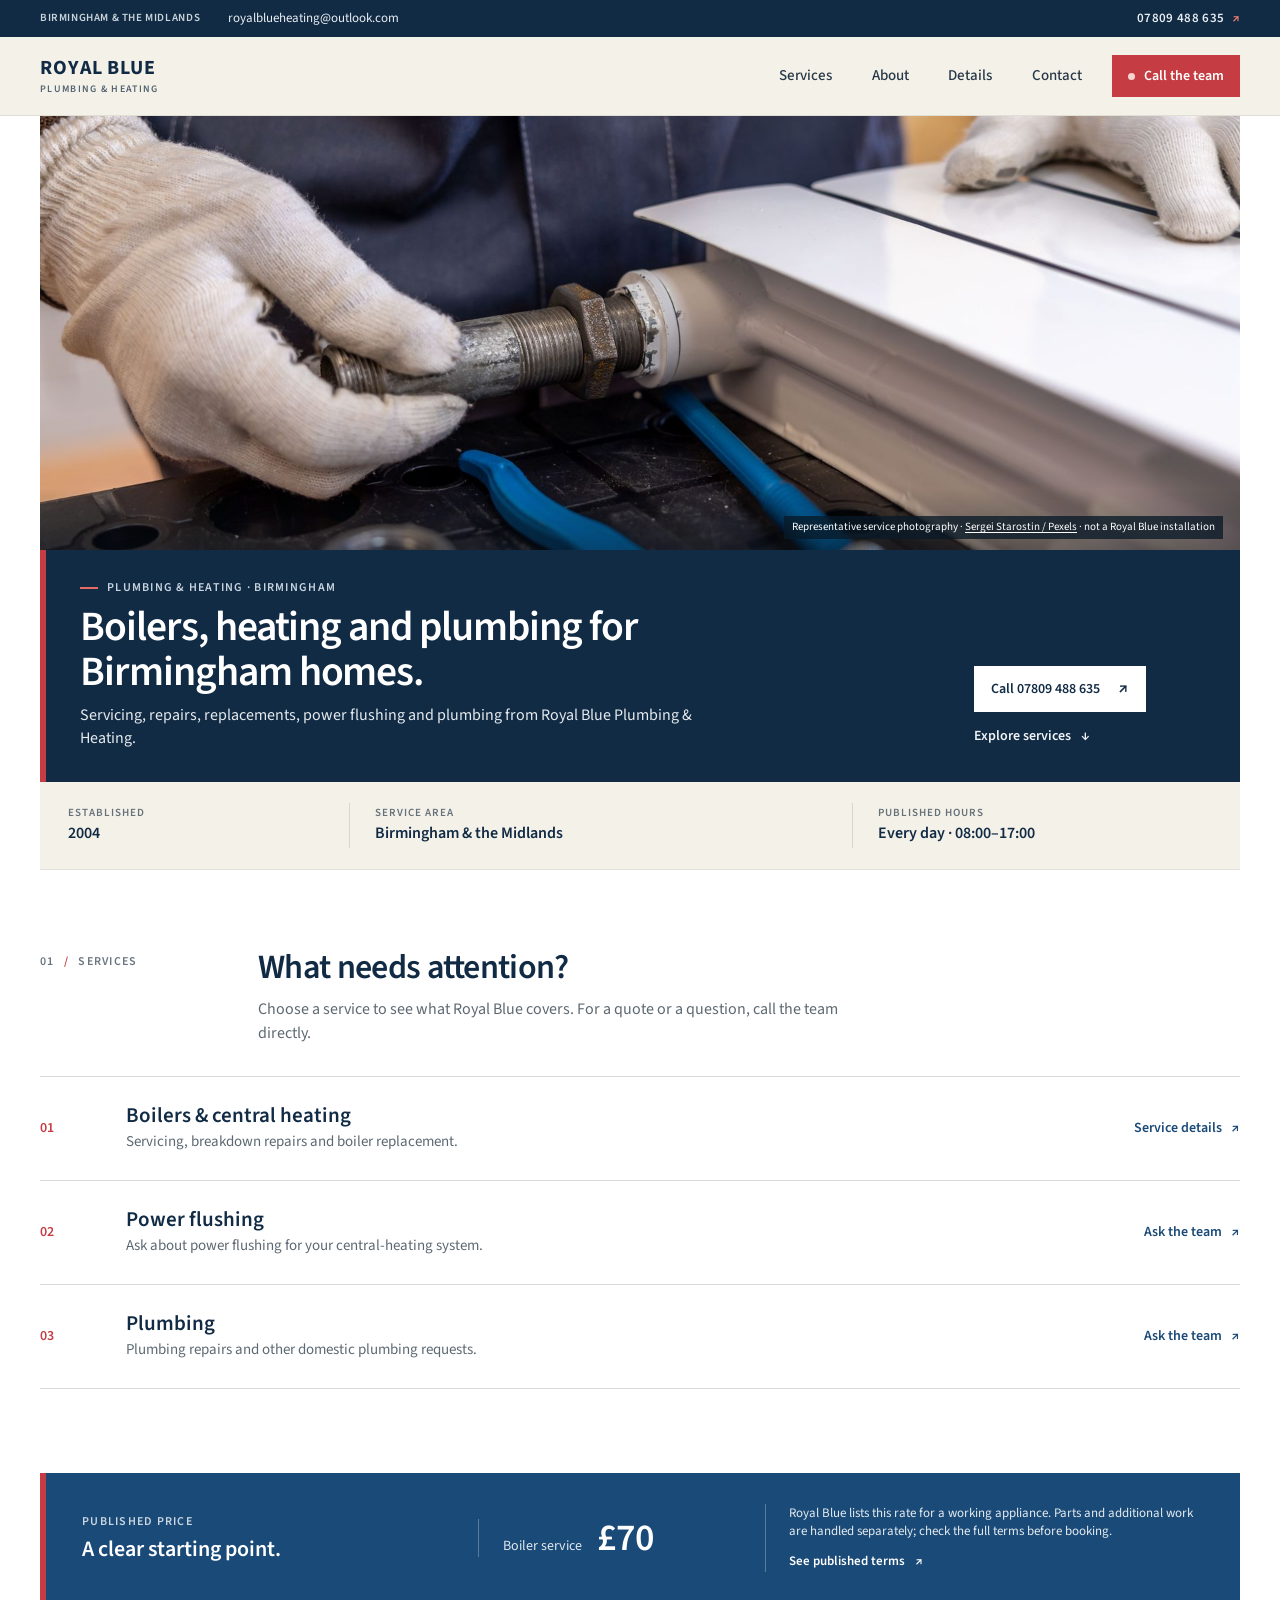
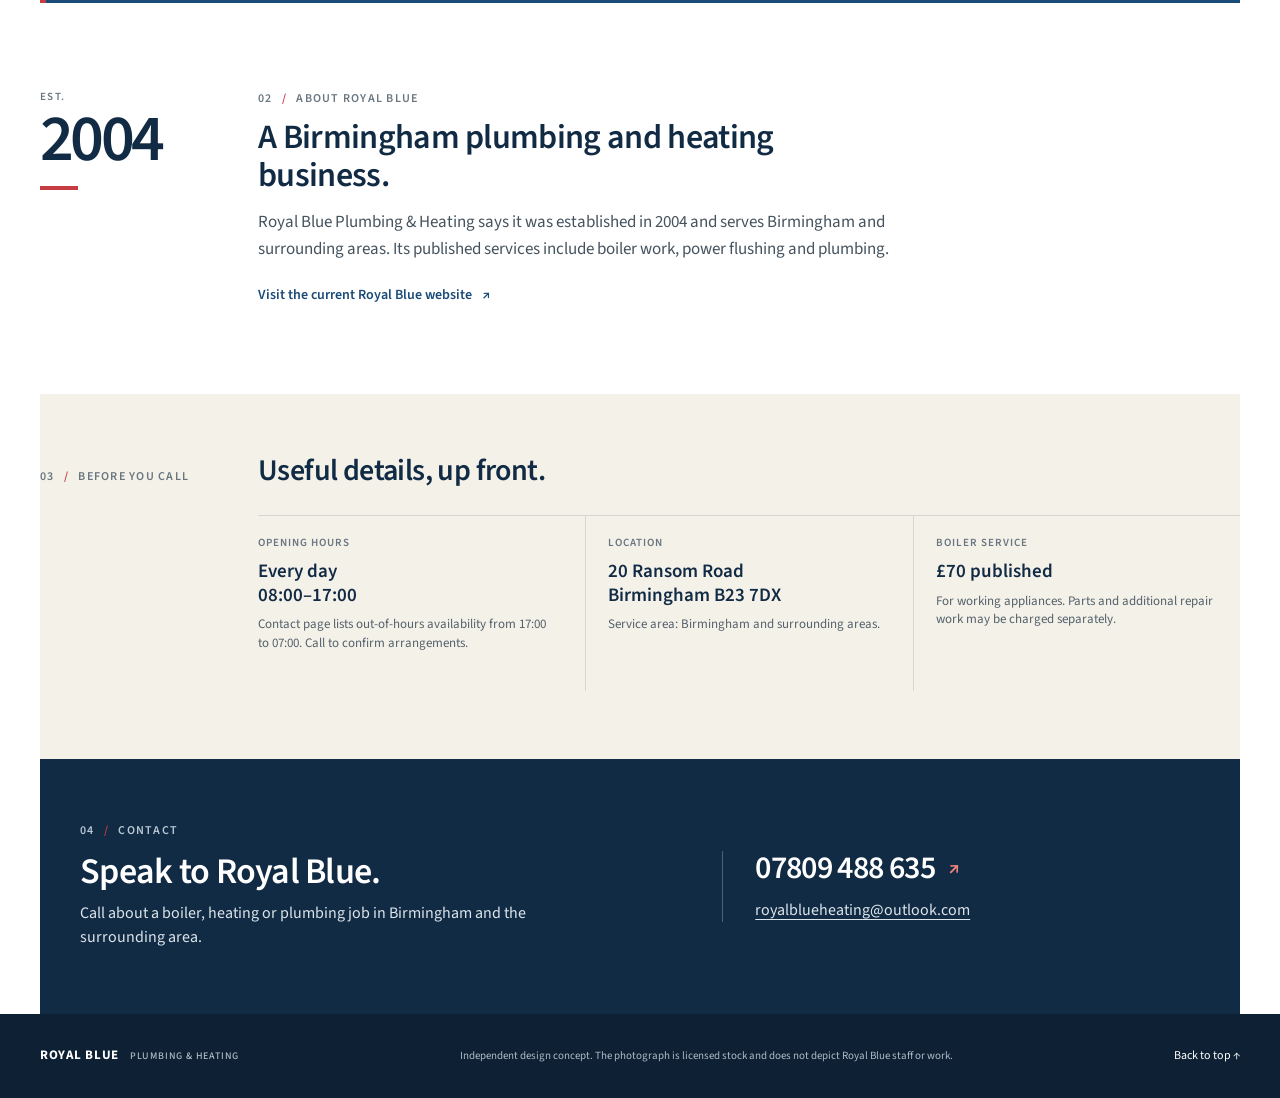
<file: royal-blue-visual-test/index.html>
<!doctype html>
<html lang="en-GB">
<head>
  <meta charset="utf-8">
  <meta name="viewport" content="width=device-width, initial-scale=1">
  <meta name="theme-color" content="#173e67">
  <meta name="description" content="Boiler, heating and plumbing services in Birmingham and the surrounding Midlands. Contact Royal Blue Plumbing & Heating directly.">
  <title>Royal Blue Plumbing &amp; Heating | Birmingham</title>
  <link rel="preconnect" href="https://fonts.googleapis.com">
  <link rel="preconnect" href="https://fonts.gstatic.com" crossorigin>
  <link href="https://fonts.googleapis.com/css2?family=Source+Sans+3:wght@400;500;600;700&display=swap" rel="stylesheet">
  <link rel="stylesheet" href="styles.css">
</head>
<body>
  <a class="skip-link" href="#main">Skip to content</a>
  <div class="utility-bar">
    <div class="utility-inner">
      <span>Birmingham &amp; the Midlands</span>
      <a href="mailto:royalblueheating@outlook.com">royalblueheating@outlook.com</a>
      <a class="utility-phone" href="tel:+447809488635">07809 488 635 <span aria-hidden="true">↗</span></a>
    </div>
  </div>

  <header class="site-header">
    <div class="header-inner">
      <a class="wordmark" href="#top" aria-label="Royal Blue Plumbing and Heating, home">
        <span class="wordmark-main">ROYAL BLUE</span>
        <span class="wordmark-sub">PLUMBING &amp; HEATING</span>
      </a>
      <button class="menu-toggle" type="button" aria-expanded="false" aria-controls="primary-nav" aria-label="Open navigation">
        <span></span><span></span>
      </button>
      <nav class="primary-nav" id="primary-nav" aria-label="Main navigation">
        <a href="#services">Services</a>
        <a href="#about">About</a>
        <a href="#details">Details</a>
        <a href="#contact">Contact</a>
      </nav>
      <a class="header-call" href="tel:+447809488635"><span class="call-dot" aria-hidden="true"></span> Call the team</a>
    </div>
  </header>

  <main id="main">
    <div class="page-shell" id="top">
      <section class="hero" aria-labelledby="hero-title">
        <figure class="hero-image">
          <img
            src="assets/sergei-starostin-radiator-installation.jpg"
            alt="A plumber's gloved hands fitting a radiator valve. Representative licensed stock photography, not Royal Blue work."
            fetchpriority="high" width="1800" height="1200">
          <figcaption>Representative service photography · <a href="https://www.pexels.com/photo/professional-plumber-installing-a-radiator-pipe-29226620/" target="_blank" rel="noreferrer">Sergei Starostin / Pexels</a> · not a Royal Blue installation</figcaption>
        </figure>
        <div class="hero-copy">
          <div class="hero-message">
            <p class="eyebrow"><span class="eyebrow-mark"></span> Plumbing &amp; heating · Birmingham</p>
            <h1 id="hero-title">Boilers, heating and plumbing for Birmingham homes.</h1>
            <p class="hero-description">Servicing, repairs, replacements, power flushing and plumbing from Royal Blue Plumbing &amp; Heating.</p>
          </div>
          <div class="hero-actions">
            <a class="button button-light" href="tel:+447809488635">Call 07809 488 635 <span aria-hidden="true">↗</span></a>
            <a class="text-link text-link-light" href="#services">Explore services <span aria-hidden="true">↓</span></a>
          </div>
        </div>
        <div class="local-strip" aria-label="Business information">
          <div><span class="local-label">Established</span><strong>2004</strong></div>
          <div><span class="local-label">Service area</span><strong>Birmingham &amp; the Midlands</strong></div>
          <div><span class="local-label">Published hours</span><strong>Every day · 08:00–17:00</strong></div>
        </div>
      </section>

      <section class="services section-pad" id="services" aria-labelledby="services-title">
        <div class="section-heading">
          <p class="section-index">01 <span>/</span> SERVICES</p>
          <div>
            <h2 id="services-title">What needs attention?</h2>
            <p>Choose a service to see what Royal Blue covers. For a quote or a question, call the team directly.</p>
          </div>
        </div>
        <div class="service-list">
          <article class="service-row">
            <span class="service-number">01</span>
            <div class="service-main">
              <h3>Boilers &amp; central heating</h3>
              <p>Servicing, breakdown repairs and boiler replacement.</p>
            </div>
            <a class="service-link" href="https://www.royalblueheating.com/boilers" target="_blank" rel="noreferrer" aria-label="Read Royal Blue's boiler service details">Service details <span aria-hidden="true">↗</span></a>
          </article>
          <article class="service-row">
            <span class="service-number">02</span>
            <div class="service-main">
              <h3>Power flushing</h3>
              <p>Ask about power flushing for your central-heating system.</p>
            </div>
            <a class="service-link" href="tel:+447809488635" aria-label="Call Royal Blue about power flushing">Ask the team <span aria-hidden="true">↗</span></a>
          </article>
          <article class="service-row">
            <span class="service-number">03</span>
            <div class="service-main">
              <h3>Plumbing</h3>
              <p>Plumbing repairs and other domestic plumbing requests.</p>
            </div>
            <a class="service-link" href="tel:+447809488635" aria-label="Call Royal Blue about plumbing">Ask the team <span aria-hidden="true">↗</span></a>
          </article>
        </div>
      </section>

      <section class="rate-band" aria-labelledby="rate-title">
        <div class="rate-label">
          <p class="section-index">PUBLISHED PRICE</p>
          <h2 id="rate-title">A clear starting point.</h2>
        </div>
        <div class="rate-price"><span>Boiler service</span><strong>£70</strong></div>
        <div class="rate-note">
          <p>Royal Blue lists this rate for a working appliance. Parts and additional work are handled separately; check the full terms before booking.</p>
          <a class="text-link" href="https://www.royalblueheating.com/boilers" target="_blank" rel="noreferrer">See published terms <span aria-hidden="true">↗</span></a>
        </div>
      </section>

      <section class="about section-pad" id="about" aria-labelledby="about-title">
        <div class="about-year" aria-label="Established in 2004"><span>EST.</span><strong>2004</strong><i></i></div>
        <div class="about-copy">
          <p class="section-index">02 <span>/</span> ABOUT ROYAL BLUE</p>
          <h2 id="about-title">A Birmingham plumbing and heating business.</h2>
          <p>Royal Blue Plumbing &amp; Heating says it was established in 2004 and serves Birmingham and surrounding areas. Its published services include boiler work, power flushing and plumbing.</p>
          <a class="text-link" href="https://www.royalblueheating.com/" target="_blank" rel="noreferrer">Visit the current Royal Blue website <span aria-hidden="true">↗</span></a>
        </div>
      </section>

      <section class="details section-pad" id="details" aria-labelledby="details-title">
        <div class="details-title">
          <p class="section-index">03 <span>/</span> BEFORE YOU CALL</p>
          <h2 id="details-title">Useful details, up front.</h2>
        </div>
        <div class="details-grid">
          <div class="detail-item"><span>OPENING HOURS</span><strong>Every day<br>08:00–17:00</strong><p>Contact page lists out-of-hours availability from 17:00 to 07:00. Call to confirm arrangements.</p></div>
          <div class="detail-item"><span>LOCATION</span><strong>20 Ransom Road<br>Birmingham B23 7DX</strong><p>Service area: Birmingham and surrounding areas.</p></div>
          <div class="detail-item"><span>BOILER SERVICE</span><strong>£70 published</strong><p>For working appliances. Parts and additional repair work may be charged separately.</p></div>
        </div>
      </section>

      <section class="contact" id="contact" aria-labelledby="contact-title">
        <div class="contact-inner">
          <div class="contact-copy">
            <p class="section-index">04 <span>/</span> CONTACT</p>
            <h2 id="contact-title">Speak to Royal Blue.</h2>
            <p>Call about a boiler, heating or plumbing job in Birmingham and the surrounding area.</p>
          </div>
          <div class="contact-actions">
            <a class="contact-phone" href="tel:+447809488635">07809 488 635 <span aria-hidden="true">↗</span></a>
            <a class="contact-email" href="mailto:royalblueheating@outlook.com">royalblueheating@outlook.com</a>
          </div>
        </div>
      </section>
    </div>
  </main>

  <footer class="site-footer">
    <div class="footer-inner">
      <a class="footer-name" href="#top">ROYAL BLUE <span>PLUMBING &amp; HEATING</span></a>
      <p>Independent design concept. The photograph is licensed stock and does not depict Royal Blue staff or work.</p>
      <a href="#top" class="back-top">Back to top ↑</a>
    </div>
  </footer>
  <script src="script.js" defer></script>
</body>
</html>
</file>
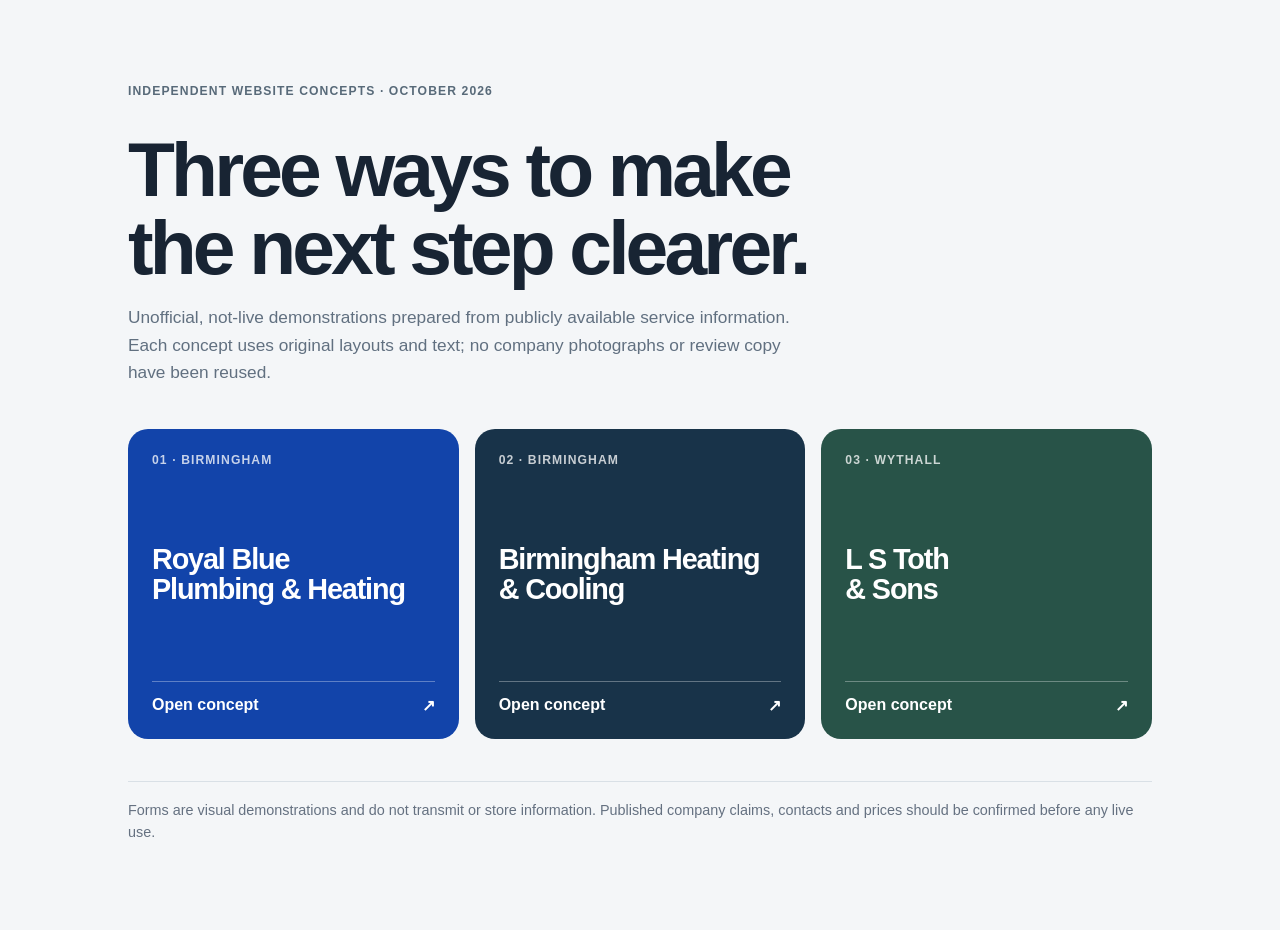
<file: sales_wave_002/index.html>
<!doctype html>
<html lang="en">
<head>
  <meta charset="utf-8"><meta name="viewport" content="width=device-width, initial-scale=1">
  <meta name="theme-color" content="#f4f6f8"><title>Sales Wave 002 — concept previews</title>
  <link rel="stylesheet" href="index.css">
</head>
<body>
  <main class="wrap">
    <p class="eyebrow">Independent website concepts · October 2026</p>
    <h1>Three ways to make the next step clearer.</h1>
    <p class="intro">Unofficial, not-live demonstrations prepared from publicly available service information. Each concept uses original layouts and text; no company photographs or review copy have been reused.</p>
    <div class="grid">
      <a class="tile royal" href="royal-blue/"><span class="tag">01 · Birmingham</span><h2>Royal Blue<br>Plumbing & Heating</h2><span>Open concept <b>↗</b></span></a>
      <a class="tile bhc" href="birmingham-heating-cooling/"><span class="tag">02 · Birmingham</span><h2>Birmingham Heating<br>& Cooling</h2><span>Open concept <b>↗</b></span></a>
      <a class="tile toth" href="ls-toth/"><span class="tag">03 · Wythall</span><h2>L S Toth<br>& Sons</h2><span>Open concept <b>↗</b></span></a>
    </div>
    <p class="note">Forms are visual demonstrations and do not transmit or store information. Published company claims, contacts and prices should be confirmed before any live use.</p>
  </main>
</body>
</html>
</file>
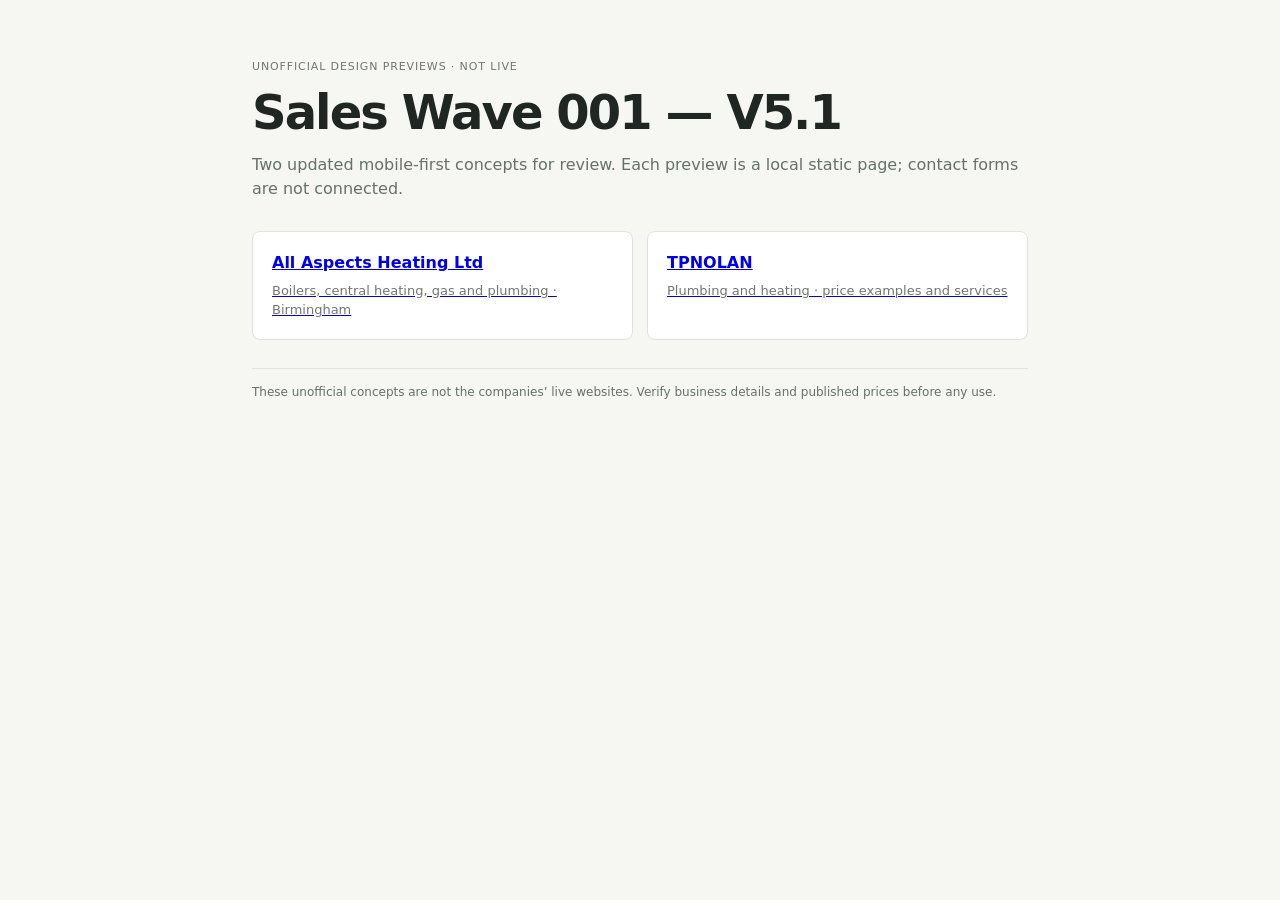
<file: sales_wave_preview/index.html>
<!doctype html>
<html lang="en-GB">
<head>
  <meta charset="utf-8">
  <meta name="viewport" content="width=device-width, initial-scale=1">
  <meta name="theme-color" content="#f5f4ef">
  <title>Sales Wave 001 — V5.1 Design Previews</title>
  <style>
    *{box-sizing:border-box}body{margin:0;background:#f6f6f2;color:#202723;font:16px/1.5 system-ui,-apple-system,"Segoe UI",sans-serif}.wrap{max-width:820px;margin:auto;padding:48px 22px}.flag{font-size:11px;letter-spacing:.08em;text-transform:uppercase;color:#6f786f}h1{font-size:clamp(30px,6vw,48px);line-height:1.05;letter-spacing:-.04em;margin:9px 0 10px}p{color:#667168}.links{display:grid;grid-template-columns:1fr 1fr;gap:14px;margin-top:30px}.links a{display:block;padding:19px;background:#fff;border:1px solid #dfe3dd;border-radius:8px;font-weight:700}.links a span{display:block;margin-top:6px;color:#6f786f;font-size:13px;font-weight:400}.note{margin-top:28px;padding-top:14px;border-top:1px solid #dfe3dd;font-size:12px}@media(max-width:520px){.wrap{padding:32px 16px}.links{grid-template-columns:1fr;gap:9px}.links a{padding:15px}}
  </style>
</head>
<body><main class="wrap"><p class="flag">Unofficial design previews · Not live</p><h1>Sales Wave 001 — V5.1</h1><p>Two updated mobile-first concepts for review. Each preview is a local static page; contact forms are not connected.</p><nav class="links" aria-label="Design previews"><a href="all-aspects/">All Aspects Heating Ltd<span>Boilers, central heating, gas and plumbing · Birmingham</span></a><a href="tpnolan/">TPNOLAN<span>Plumbing and heating · price examples and services</span></a></nav><p class="note">These unofficial concepts are not the companies’ live websites. Verify business details and published prices before any use.</p></main></body>
</html>
</file>
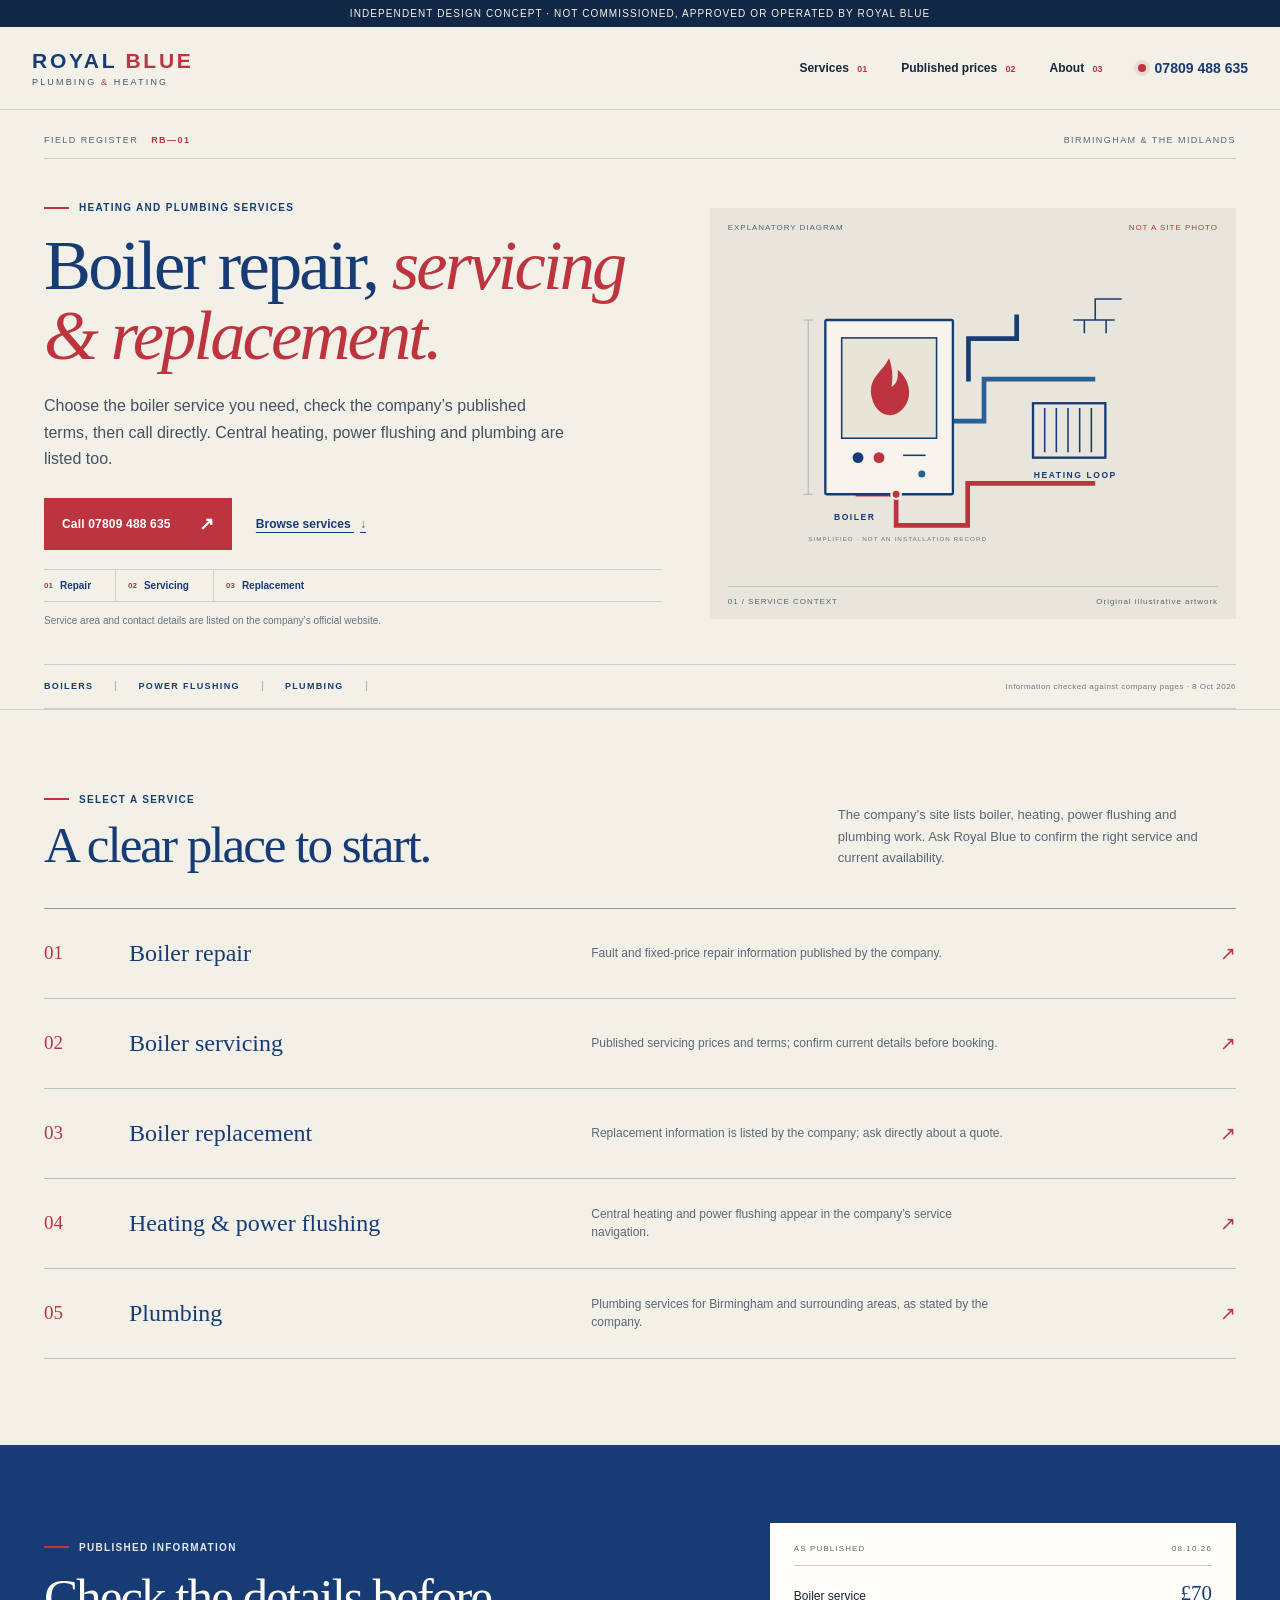
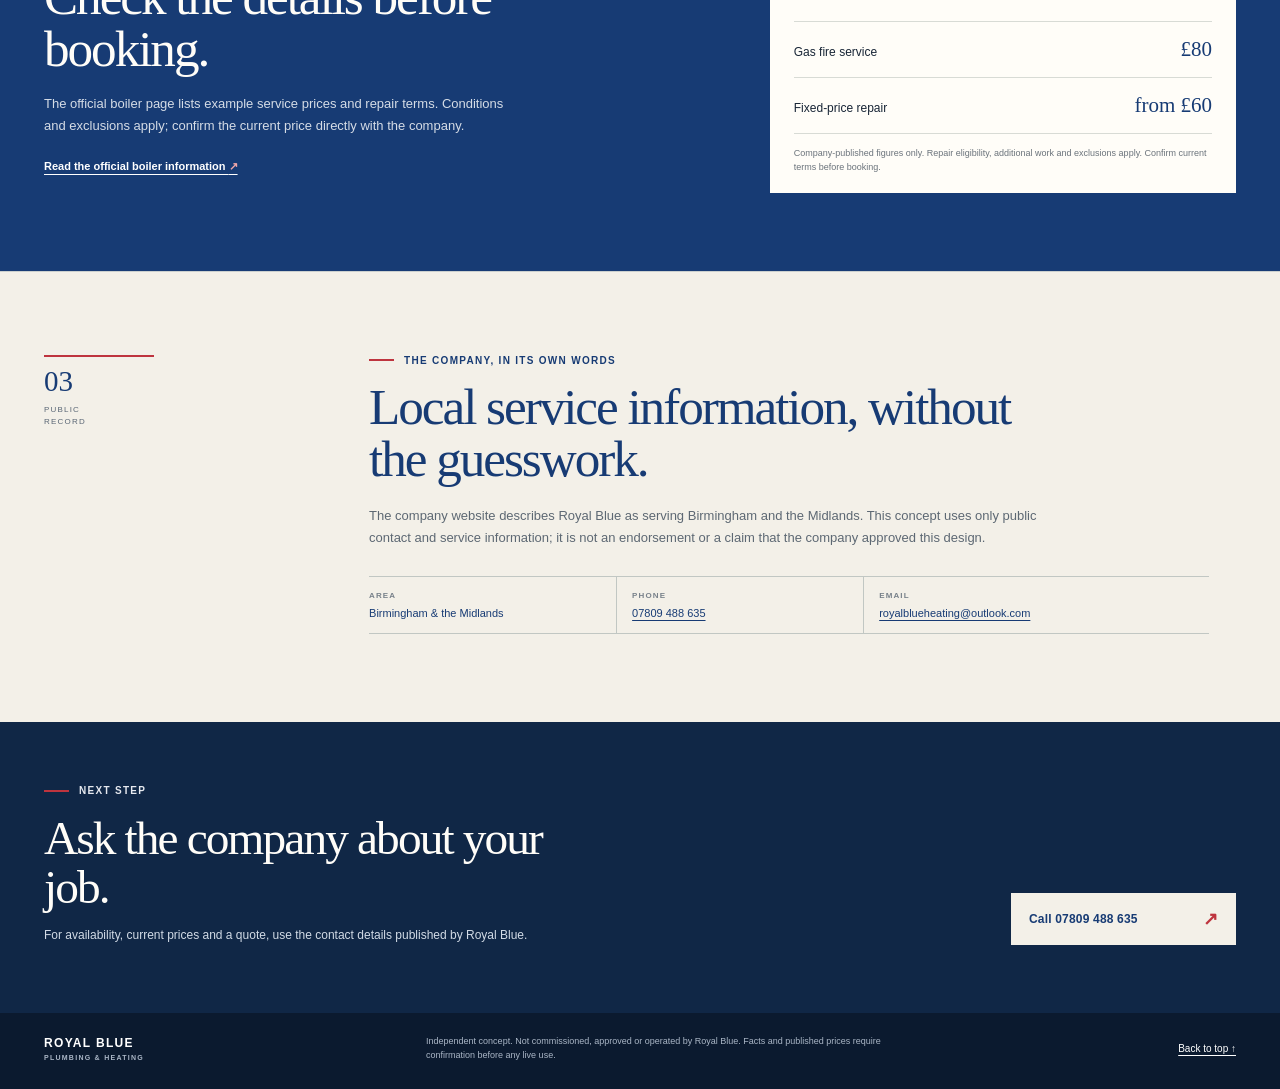
<file: design_engine_limited_upgrade/royal-blue/index.html>
<!doctype html>
<html lang="en-GB">
<head>
  <meta charset="utf-8">
  <meta name="viewport" content="width=device-width, initial-scale=1">
  <meta name="theme-color" content="#173b74">
  <meta name="description" content="Unofficial experimental concept for Royal Blue Plumbing & Heating in Birmingham.">
  <link rel="icon" href="data:,">
  <title>Royal Blue Plumbing &amp; Heating — Service Register Concept</title>
  <link rel="stylesheet" href="style.css">
  <script src="script.js" defer></script>
</head>
<body>
  <div class="concept-banner">Independent design concept · Not commissioned, approved or operated by Royal Blue</div>
  <header class="masthead" id="top">
    <div class="masthead-inner">
      <a class="wordmark" href="#top" aria-label="Royal Blue Plumbing and Heating, home">
        <span class="wordmark-main">ROYAL <b>BLUE</b></span>
        <span class="wordmark-sub">PLUMBING <i>&amp;</i> HEATING</span>
      </a>
      <nav id="primary-nav" class="primary-nav" aria-label="Main navigation">
        <a href="#services">Services <span>01</span></a>
        <a href="#prices">Published prices <span>02</span></a>
        <a href="#about">About <span>03</span></a>
      </nav>
      <a class="header-call" href="tel:+447809488635"><span class="call-dot" aria-hidden="true"></span>07809 488 635</a>
      <button class="menu-toggle" type="button" aria-expanded="false" aria-controls="primary-nav" aria-label="Open navigation">
        <span></span><span></span>
      </button>
    </div>
  </header>

  <main>
    <section class="hero page-width" aria-labelledby="hero-title">
      <div class="hero-meta"><span>FIELD REGISTER <b>RB—01</b></span><span>BIRMINGHAM &amp; THE MIDLANDS</span></div>
      <div class="hero-grid">
        <div class="hero-copy">
          <p class="eyebrow"><span class="rule"></span> Heating and plumbing services</p>
          <h1 id="hero-title">Boiler repair, <em>servicing &amp; replacement.</em></h1>
          <p class="intro">Choose the boiler service you need, check the company’s published terms, then call directly. Central heating, power flushing and plumbing are listed too.</p>
          <div class="hero-actions">
            <a class="button button-red" href="tel:+447809488635">Call 07809 488 635 <span aria-hidden="true">↗</span></a>
            <a class="text-link" href="#services">Browse services <span aria-hidden="true">↓</span></a>
          </div>
          <div class="job-shortcuts" aria-label="Boiler services">
            <a href="https://www.royalblueheating.com/boilers" target="_blank" rel="noreferrer"><span>01</span>Repair</a>
            <a href="https://www.royalblueheating.com/boilers" target="_blank" rel="noreferrer"><span>02</span>Servicing</a>
            <a href="https://www.royalblueheating.com/boilers" target="_blank" rel="noreferrer"><span>03</span>Replacement</a>
          </div>
          <p class="fact-note">Service area and contact details are listed on the company’s official website.</p>
        </div>

        <figure class="service-drawing">
          <div class="drawing-index"><span>EXPLANATORY DIAGRAM</span><span>NOT A SITE PHOTO</span></div>
          <svg viewBox="0 0 520 450" role="img" aria-labelledby="drawing-title drawing-desc">
            <title id="drawing-title">Illustrative domestic heating system diagram</title>
            <desc id="drawing-desc">A simple original line diagram showing a boiler connected to a radiator and a tap.</desc>
            <path class="pipe pipe-blue" d="M112 306h82v-68h80v-54h140"/>
            <path class="pipe pipe-red" d="M112 332h49v40h92v-54h161"/>
            <path class="pipe pipe-ink" d="M254 184v-52h62v-28"/>
            <rect class="boiler" x="70" y="108" width="164" height="224" rx="2"/>
            <rect class="boiler-inset" x="91" y="131" width="122" height="129"/>
            <path class="flame" d="M152 157c-8 18-29 26-22 52 4 17 20 27 34 18 19-12 18-40-1-55 1 13-2 19-8 22 3-15 0-27-3-37Z"/>
            <circle class="dial" cx="112" cy="285" r="7"/><circle class="dial dial-red" cx="139" cy="285" r="7"/><path class="display-line" d="M170 282h29"/>
            <rect class="radiator" x="337" y="215" width="93" height="70"/>
            <path class="rad-line" d="M352 221v57m15-57v57m15-57v57m15-57v57m15-57v57"/>
            <path class="tap" d="M389 108h53m-25 0V81h34m-48 27v17m28-17v17"/>
            <circle class="joint joint-blue" cx="194" cy="306" r="6"/><circle class="joint joint-red" cx="161" cy="332" r="6"/>
            <path class="measure" d="M48 108v224m-6-224h12m-12 224h12"/>
            <text class="diagram-label" x="81" y="365">BOILER</text>
            <text class="diagram-label" x="338" y="311">HEATING LOOP</text>
            <text class="diagram-small" x="48" y="392">SIMPLIFIED · NOT AN INSTALLATION RECORD</text>
          </svg>
          <figcaption><span>01 / SERVICE CONTEXT</span><span>Original illustrative artwork</span></figcaption>
        </figure>
      </div>
      <div class="hero-bottom"><span>BOILERS</span><span>POWER FLUSHING</span><span>PLUMBING</span><span class="hero-bottom-note">Information checked against company pages · 8 Oct 2026</span></div>
    </section>

    <section class="services section-rule" id="services" aria-labelledby="services-title">
      <div class="page-width">
        <div class="section-head">
          <div><p class="eyebrow"><span class="rule"></span> Select a service</p><h2 id="services-title">A clear place to start.</h2></div>
          <p class="section-deck">The company’s site lists boiler, heating, power flushing and plumbing work. Ask Royal Blue to confirm the right service and current availability.</p>
        </div>
        <div class="service-register">
          <a class="service-row" href="https://www.royalblueheating.com/boilers" target="_blank" rel="noreferrer">
            <span class="row-no">01</span><span class="row-title">Boiler repair</span><span class="row-detail">Fault and fixed-price repair information published by the company.</span><span class="row-arrow" aria-hidden="true">↗</span>
          </a>
          <a class="service-row" href="https://www.royalblueheating.com/" target="_blank" rel="noreferrer">
            <span class="row-no">02</span><span class="row-title">Boiler servicing</span><span class="row-detail">Published servicing prices and terms; confirm current details before booking.</span><span class="row-arrow" aria-hidden="true">↗</span>
          </a>
          <a class="service-row" href="https://www.royalblueheating.com/" target="_blank" rel="noreferrer">
            <span class="row-no">03</span><span class="row-title">Boiler replacement</span><span class="row-detail">Replacement information is listed by the company; ask directly about a quote.</span><span class="row-arrow" aria-hidden="true">↗</span>
          </a>
          <a class="service-row" href="https://www.royalblueheating.com/" target="_blank" rel="noreferrer">
            <span class="row-no">04</span><span class="row-title">Heating &amp; power flushing</span><span class="row-detail">Central heating and power flushing appear in the company’s service navigation.</span><span class="row-arrow" aria-hidden="true">↗</span>
          </a>
          <a class="service-row" href="https://www.royalblueheating.com/" target="_blank" rel="noreferrer">
            <span class="row-no">05</span><span class="row-title">Plumbing</span><span class="row-detail">Plumbing services for Birmingham and surrounding areas, as stated by the company.</span><span class="row-arrow" aria-hidden="true">↗</span>
          </a>
        </div>
      </div>
    </section>

    <section class="price-section" id="prices" aria-labelledby="prices-title">
      <div class="page-width price-layout">
        <div class="price-copy">
          <p class="eyebrow eyebrow-light"><span class="rule"></span> Published information</p>
          <h2 id="prices-title">Check the details before booking.</h2>
          <p>The official boiler page lists example service prices and repair terms. Conditions and exclusions apply; confirm the current price directly with the company.</p>
          <a class="light-link" href="https://www.royalblueheating.com/boilers" target="_blank" rel="noreferrer">Read the official boiler information <span aria-hidden="true">↗</span></a>
        </div>
        <div class="price-ledger" aria-label="Prices published on the official boiler page, checked 8 October 2026">
          <div class="ledger-label"><span>AS PUBLISHED</span><span>08.10.26</span></div>
          <div class="ledger-row"><span>Boiler service</span><strong>£70</strong></div>
          <div class="ledger-row"><span>Gas fire service</span><strong>£80</strong></div>
          <div class="ledger-row"><span>Fixed-price repair</span><strong>from £60</strong></div>
          <p>Company-published figures only. Repair eligibility, additional work and exclusions apply. Confirm current terms before booking.</p>
        </div>
      </div>
    </section>

    <section class="company section-rule" id="about" aria-labelledby="company-title">
      <div class="page-width company-grid">
        <div class="company-index"><span>03</span><small>PUBLIC<br>RECORD</small></div>
        <div class="company-copy">
          <p class="eyebrow"><span class="rule"></span> The company, in its own words</p>
          <h2 id="company-title">Local service information, without the guesswork.</h2>
          <p>The company website describes Royal Blue as serving Birmingham and the Midlands. This concept uses only public contact and service information; it is not an endorsement or a claim that the company approved this design.</p>
          <div class="company-meta"><span><b>AREA</b>Birmingham &amp; the Midlands</span><span><b>PHONE</b><a href="tel:+447809488635">07809 488 635</a></span><span><b>EMAIL</b><a href="mailto:royalblueheating@outlook.com">royalblueheating@outlook.com</a></span></div>
        </div>
      </div>
    </section>

    <section class="contact-section" id="contact" aria-labelledby="contact-title">
      <div class="page-width contact-row">
        <div><p class="eyebrow eyebrow-light"><span class="rule"></span> Next step</p><h2 id="contact-title">Ask the company about your job.</h2><p>For availability, current prices and a quote, use the contact details published by Royal Blue.</p></div>
        <a class="button button-paper" href="tel:+447809488635">Call 07809 488 635 <span aria-hidden="true">↗</span></a>
      </div>
    </section>
  </main>

  <footer class="footer"><div class="page-width footer-inner"><a class="footer-name" href="#top">ROYAL BLUE <span>PLUMBING &amp; HEATING</span></a><p>Independent concept. Not commissioned, approved or operated by Royal Blue. Facts and published prices require confirmation before any live use.</p><a class="back-top" href="#top">Back to top ↑</a></div></footer>
  <div class="mobile-callbar"><a href="tel:+447809488635">Call Royal Blue <span>↗</span></a></div>
</body>
</html>
</file>
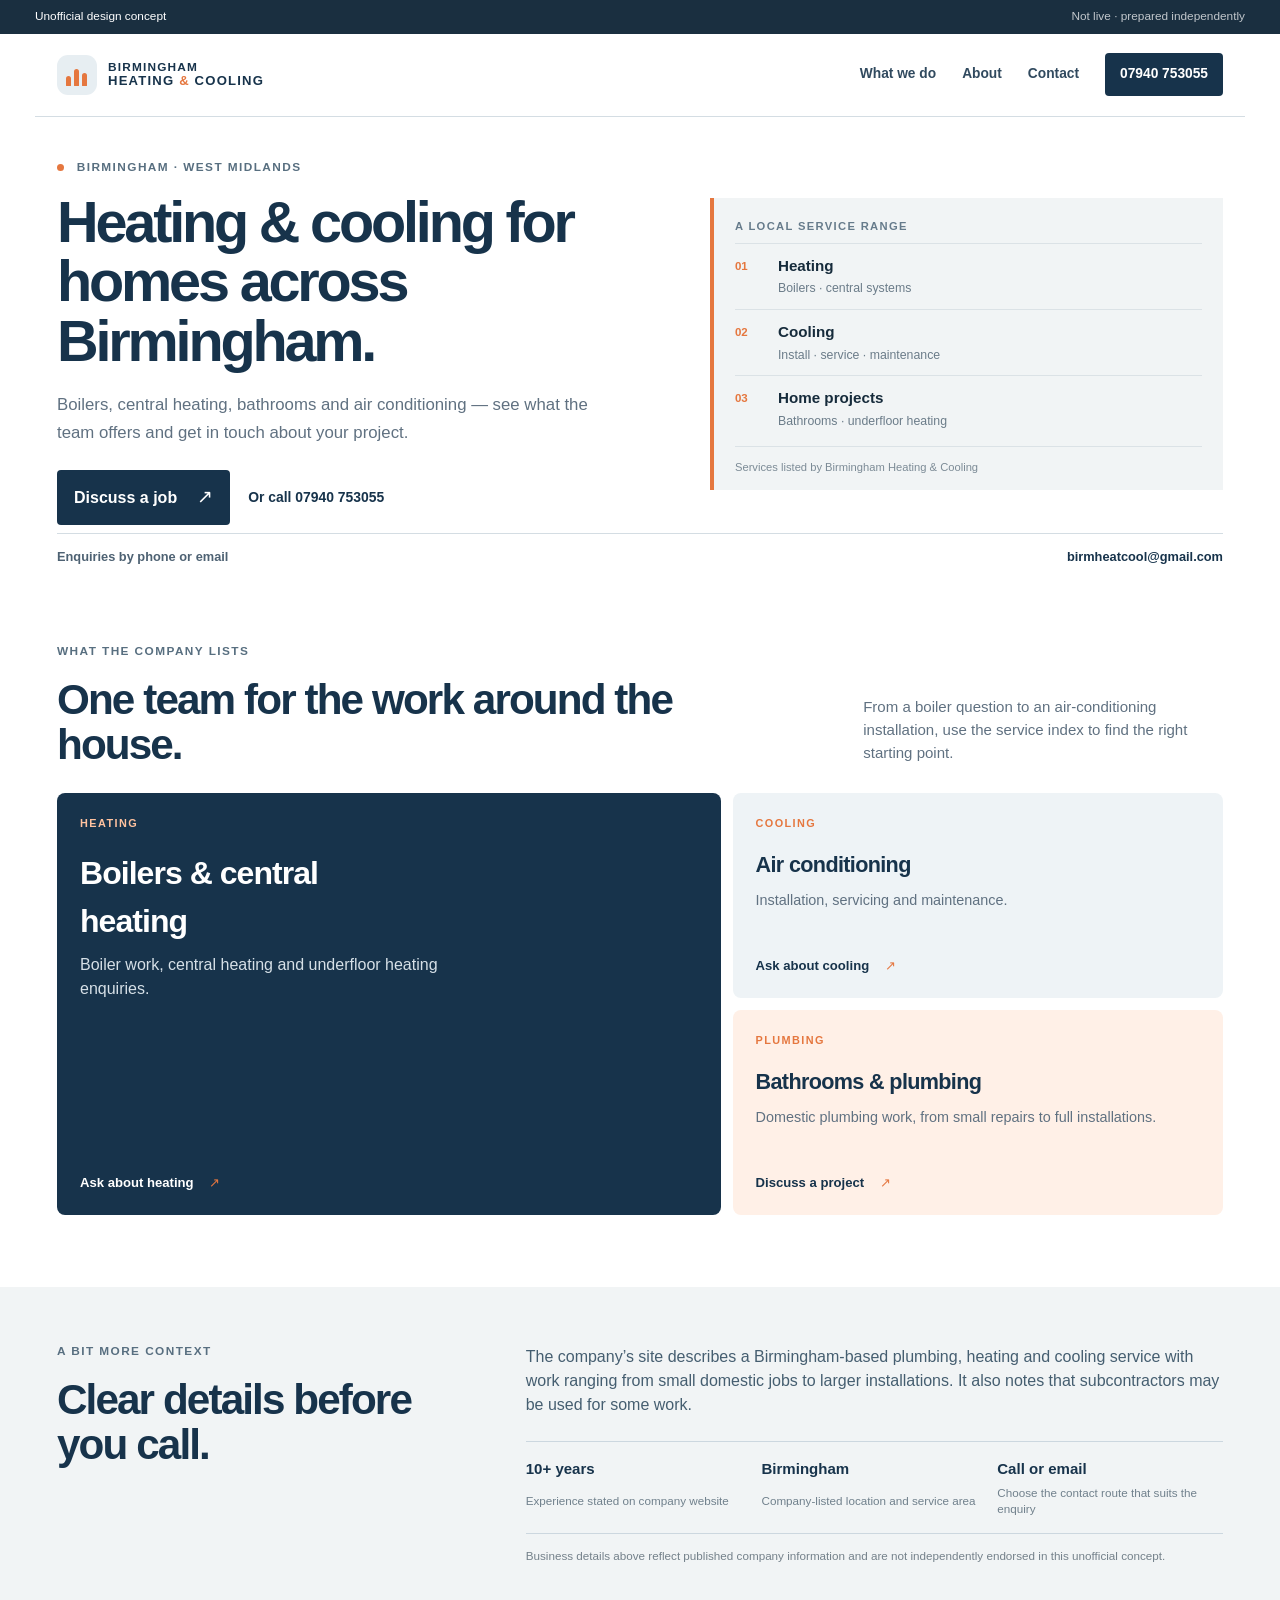
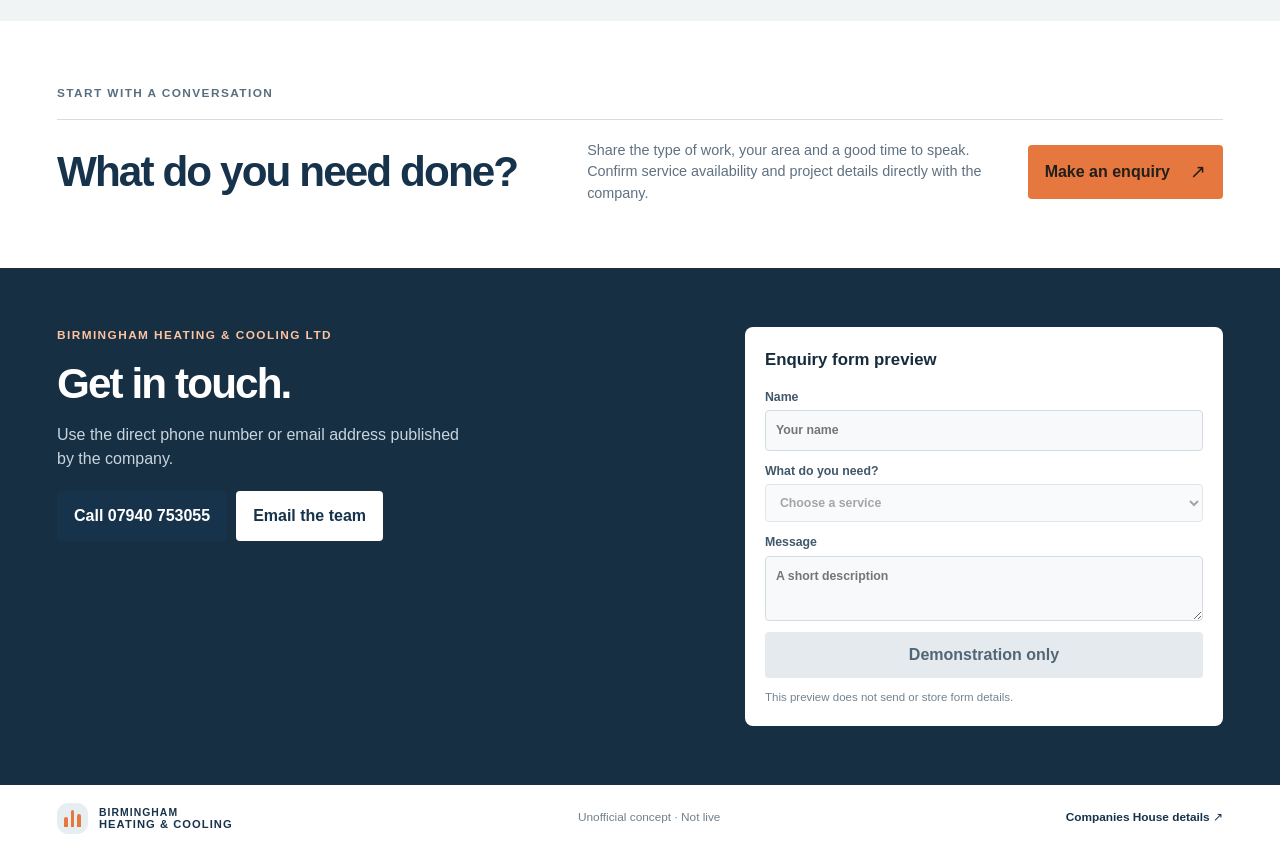
<file: sales_wave_002/birmingham-heating-cooling/index.html>
<!doctype html>
<html lang="en">
<head><meta charset="utf-8"><meta name="viewport" content="width=device-width, initial-scale=1"><meta name="theme-color" content="#f1f4f5"><title>Birmingham Heating & Cooling — Proposed Concept</title><meta name="description" content="Unofficial website concept for Birmingham Heating & Cooling Ltd."><link rel="stylesheet" href="style.css"></head>
<body>
<div class="concept-bar">Unofficial design concept <span>Not live · prepared independently</span></div>
<header class="header"><a class="brand" href="#top"><span class="brand-symbol" aria-hidden="true"><i></i><i></i><i></i></span><span>BIRMINGHAM<br><b>HEATING <em>&</em> COOLING</b></span></a><button class="menu-toggle" aria-expanded="false" aria-controls="nav">Menu</button><nav id="nav"><a href="#services">What we do</a><a href="#about">About</a><a href="#contact">Contact</a><a class="phone" href="tel:+447940753055">07940 753055</a></nav></header>
<main id="top">
<section class="hero"><div class="hero-main"><p class="eyebrow"><span></span> Birmingham · West Midlands</p><h1>Heating & cooling for homes across Birmingham.</h1><p class="summary">Boilers, central heating, bathrooms and air conditioning — see what the team offers and get in touch about your project.</p><div class="hero-actions"><a class="button dark" href="#contact">Discuss a job <span>↗</span></a><a class="plain-link" href="tel:+447940753055">Or call 07940 753055</a></div></div><div class="hero-side"><div class="side-label">A local service range</div><div class="range"><span>01</span><b>Heating</b><span>Boilers · central systems</span></div><div class="range"><span>02</span><b>Cooling</b><span>Install · service · maintenance</span></div><div class="range"><span>03</span><b>Home projects</b><span>Bathrooms · underfloor heating</span></div><div class="side-foot">Services listed by Birmingham Heating & Cooling</div></div><div class="hero-bottom"><span>Enquiries by phone or email</span><span><a href="mailto:birmheatcool@gmail.com">birmheatcool@gmail.com</a></span></div></section>
<section id="services" class="section service-section"><div class="section-head"><div><p class="eyebrow">What the company lists</p><h2>One team for the work around the house.</h2></div><p>From a boiler question to an air-conditioning installation, use the service index to find the right starting point.</p></div><div class="service-grid"><article class="service-primary"><span class="service-label">HEATING</span><h3>Boilers & central heating</h3><p>Boiler work, central heating and underfloor heating enquiries.</p><a href="#contact">Ask about heating <span>↗</span></a></article><article class="service-secondary"><span class="service-label">COOLING</span><h3>Air conditioning</h3><p>Installation, servicing and maintenance.</p><a href="#contact">Ask about cooling <span>↗</span></a></article><article class="service-secondary warm"><span class="service-label">PLUMBING</span><h3>Bathrooms & plumbing</h3><p>Domestic plumbing work, from small repairs to full installations.</p><a href="#contact">Discuss a project <span>↗</span></a></article></div></section>
<section id="about" class="about"><div class="about-title"><p class="eyebrow">A bit more context</p><h2>Clear details before you call.</h2></div><div class="about-content"><p>The company’s site describes a Birmingham-based plumbing, heating and cooling service with work ranging from small domestic jobs to larger installations. It also notes that subcontractors may be used for some work.</p><div class="facts"><div><b>10+ years</b><span>Experience stated on company website</span></div><div><b>Birmingham</b><span>Company-listed location and service area</span></div><div><b>Call or email</b><span>Choose the contact route that suits the enquiry</span></div></div><p class="source-note">Business details above reflect published company information and are not independently endorsed in this unofficial concept.</p></div></section>
<section class="steps"><p class="eyebrow">Start with a conversation</p><div class="step-row"><h2>What do you need done?</h2><p>Share the type of work, your area and a good time to speak. Confirm service availability and project details directly with the company.</p><a class="button orange" href="#contact">Make an enquiry <span>↗</span></a></div></section>
<section id="contact" class="contact"><div><p class="eyebrow">Birmingham Heating & Cooling Ltd</p><h2>Get in touch.</h2><p>Use the direct phone number or email address published by the company.</p><div class="contact-actions"><a class="button dark" href="tel:+447940753055">Call 07940 753055</a><a class="button light" href="mailto:birmheatcool@gmail.com">Email the team</a></div></div><form class="demo-form"><h3>Enquiry form preview</h3><label>Name<input disabled placeholder="Your name"></label><label>What do you need?<select disabled><option>Choose a service</option><option>Heating</option><option>Cooling</option><option>Plumbing</option></select></label><label>Message<textarea disabled placeholder="A short description"></textarea></label><button disabled>Demonstration only</button><small>This preview does not send or store form details.</small></form></section>
</main><footer><div class="brand"><span class="brand-symbol"><i></i><i></i><i></i></span><span>BIRMINGHAM<br><b>HEATING & COOLING</b></span></div><span>Unofficial concept · Not live</span><a href="https://find-and-update.company-information.service.gov.uk/company/13671397" target="_blank" rel="noreferrer">Companies House details ↗</a></footer><script src="script.js" defer></script>
</body></html>
</file>
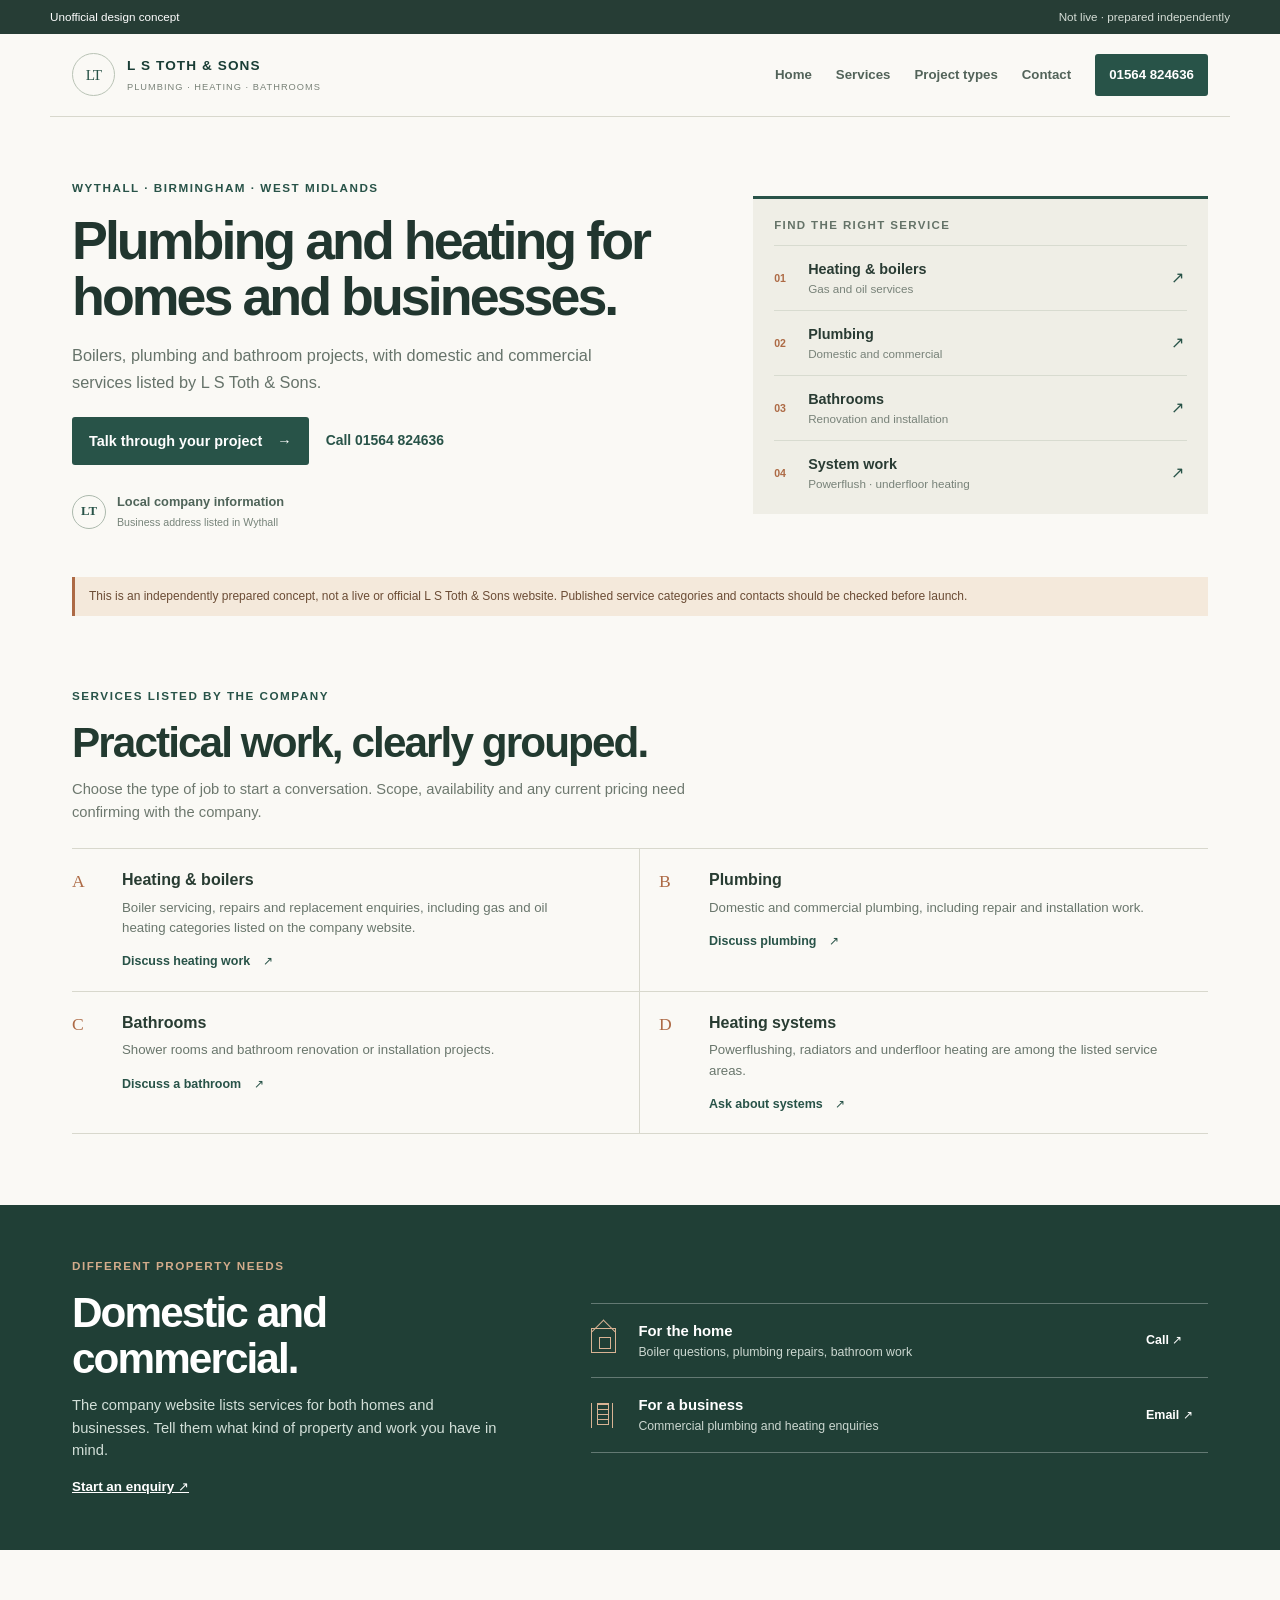
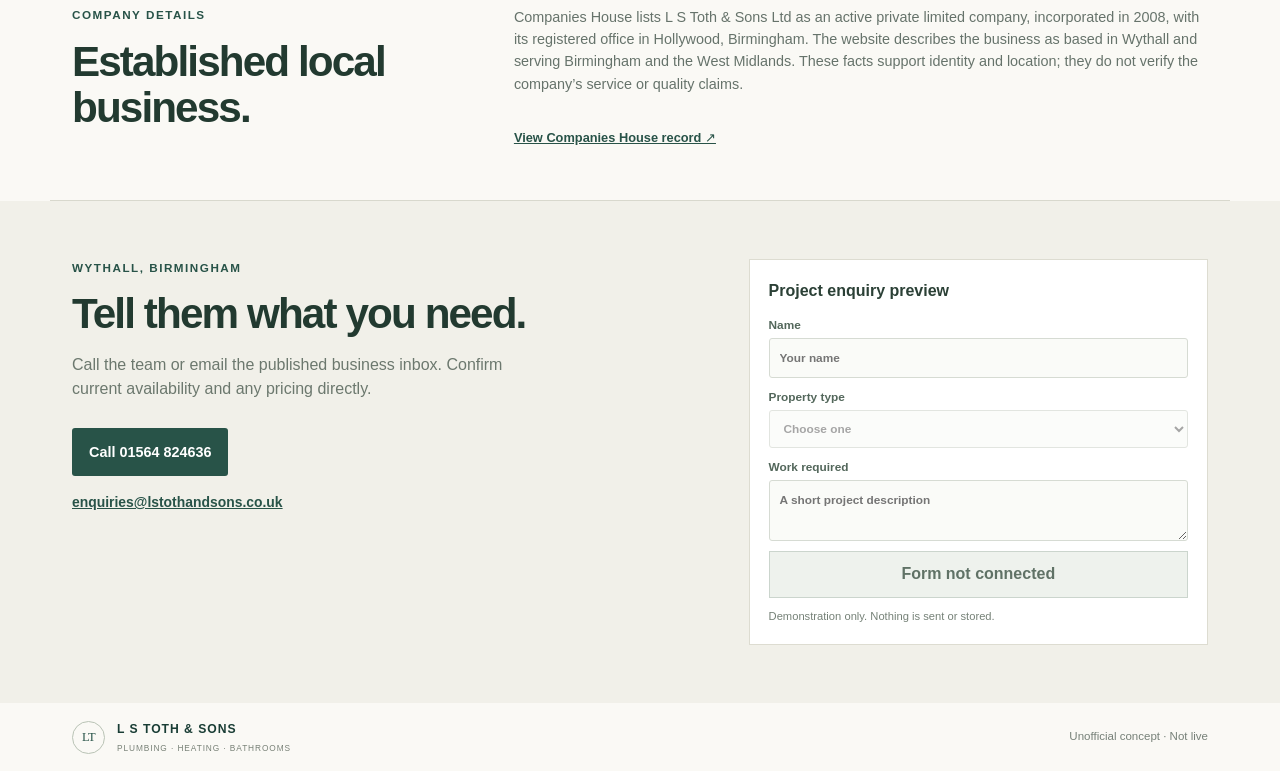
<file: sales_wave_002/ls-toth/index.html>
<!doctype html>
<html lang="en">
<head><meta charset="utf-8"><meta name="viewport" content="width=device-width, initial-scale=1"><meta name="theme-color" content="#f2f0e8"><title>L S Toth & Sons — Proposed Concept</title><meta name="description" content="Unofficial website concept for L S Toth & Sons Ltd."><link rel="stylesheet" href="style.css"></head>
<body>
<div class="concept-bar">Unofficial design concept <span>Not live · prepared independently</span></div>
<header class="header"><a class="brand" href="#top"><span class="brand-initials">LT</span><span><b>L S TOTH & SONS</b><small>PLUMBING · HEATING · BATHROOMS</small></span></a><button class="menu-toggle" aria-expanded="false" aria-controls="nav">Menu</button><nav id="nav"><a href="#home">Home</a><a href="#services">Services</a><a href="#projects">Project types</a><a href="#contact">Contact</a><a class="call" href="tel:+441564824636">01564 824636</a></nav></header>
<main id="top">
<section id="home" class="hero"><div class="hero-copy"><p class="eyebrow">Wythall · Birmingham · West Midlands</p><h1>Plumbing and heating for homes and businesses.</h1><p class="lead">Boilers, plumbing and bathroom projects, with domestic and commercial services listed by L S Toth & Sons.</p><div class="hero-actions"><a class="button" href="#contact">Talk through your project <span>→</span></a><a class="text-call" href="tel:+441564824636">Call 01564 824636</a></div><div class="local-note"><span class="stamp">LT</span><span>Local company information<br><small>Business address listed in Wythall</small></span></div></div><div class="hero-index"><div class="index-title">Find the right service</div><a href="#services"><span>01</span><b>Heating & boilers</b><small>Gas and oil services</small><i>↗</i></a><a href="#services"><span>02</span><b>Plumbing</b><small>Domestic and commercial</small><i>↗</i></a><a href="#services"><span>03</span><b>Bathrooms</b><small>Renovation and installation</small><i>↗</i></a><a href="#services"><span>04</span><b>System work</b><small>Powerflush · underfloor heating</small><i>↗</i></a></div></section>
<div class="notice">This is an independently prepared concept, not a live or official L S Toth & Sons website. Published service categories and contacts should be checked before launch.</div>
<section id="services" class="services"><div class="section-heading"><p class="eyebrow">Services listed by the company</p><h2>Practical work, clearly grouped.</h2><p>Choose the type of job to start a conversation. Scope, availability and any current pricing need confirming with the company.</p></div><div class="service-columns"><article><span class="service-no">A</span><div><h3>Heating & boilers</h3><p>Boiler servicing, repairs and replacement enquiries, including gas and oil heating categories listed on the company website.</p><a href="#contact">Discuss heating work <b>↗</b></a></div></article><article><span class="service-no">B</span><div><h3>Plumbing</h3><p>Domestic and commercial plumbing, including repair and installation work.</p><a href="#contact">Discuss plumbing <b>↗</b></a></div></article><article><span class="service-no">C</span><div><h3>Bathrooms</h3><p>Shower rooms and bathroom renovation or installation projects.</p><a href="#contact">Discuss a bathroom <b>↗</b></a></div></article><article><span class="service-no">D</span><div><h3>Heating systems</h3><p>Powerflushing, radiators and underfloor heating are among the listed service areas.</p><a href="#contact">Ask about systems <b>↗</b></a></div></article></div></section>
<section id="projects" class="project-types"><div class="project-title"><p class="eyebrow">Different property needs</p><h2>Domestic and commercial.</h2><p>The company website lists services for both homes and businesses. Tell them what kind of property and work you have in mind.</p><a class="inline-link" href="#contact">Start an enquiry ↗</a></div><div class="property-rows"><div class="property-row"><span class="shape house" aria-hidden="true"></span><div><b>For the home</b><span>Boiler questions, plumbing repairs, bathroom work</span></div><a href="tel:+441564824636">Call ↗</a></div><div class="property-row"><span class="shape building" aria-hidden="true"></span><div><b>For a business</b><span>Commercial plumbing and heating enquiries</span></div><a href="mailto:enquiries@lstothandsons.co.uk">Email ↗</a></div></div></section>
<section class="company-note"><div><p class="eyebrow">Company details</p><h2>Established local business.</h2></div><p>Companies House lists L S Toth & Sons Ltd as an active private limited company, incorporated in 2008, with its registered office in Hollywood, Birmingham. The website describes the business as based in Wythall and serving Birmingham and the West Midlands. These facts support identity and location; they do not verify the company’s service or quality claims.</p><a href="https://find-and-update.company-information.service.gov.uk/company/06490567" target="_blank" rel="noreferrer">View Companies House record ↗</a></section>
<section id="contact" class="contact"><div class="contact-info"><p class="eyebrow">Wythall, Birmingham</p><h2>Tell them what you need.</h2><p>Call the team or email the published business inbox. Confirm current availability and any pricing directly.</p><a class="button" href="tel:+441564824636">Call 01564 824636</a><a class="email" href="mailto:enquiries@lstothandsons.co.uk">enquiries@lstothandsons.co.uk</a></div><form class="demo-form"><h3>Project enquiry preview</h3><label>Name<input disabled placeholder="Your name"></label><label>Property type<select disabled><option>Choose one</option><option>Home</option><option>Business</option></select></label><label>Work required<textarea disabled placeholder="A short project description"></textarea></label><button disabled>Form not connected</button><small>Demonstration only. Nothing is sent or stored.</small></form></section>
</main><footer><a class="brand" href="#top"><span class="brand-initials">LT</span><span><b>L S TOTH & SONS</b><small>PLUMBING · HEATING · BATHROOMS</small></span></a><span>Unofficial concept · Not live</span></footer><script src="script.js" defer></script>
</body></html>
</file>
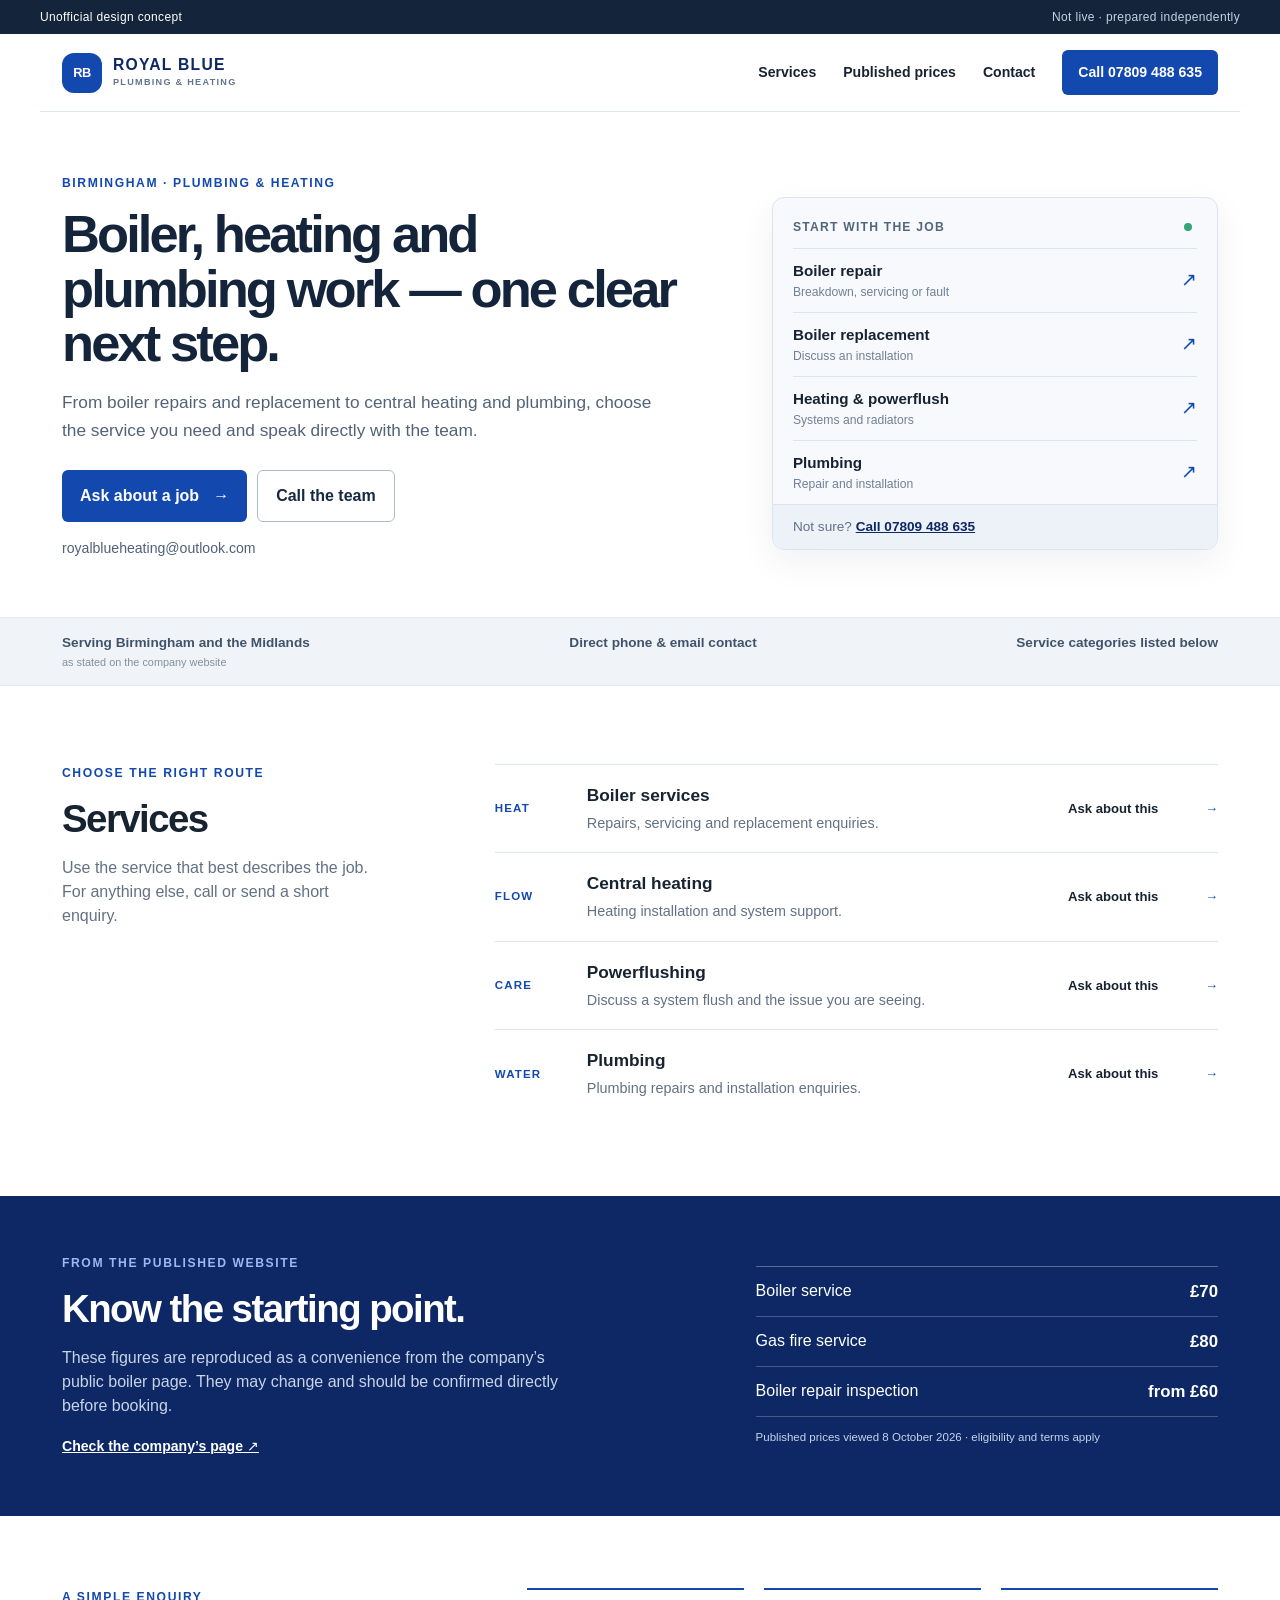
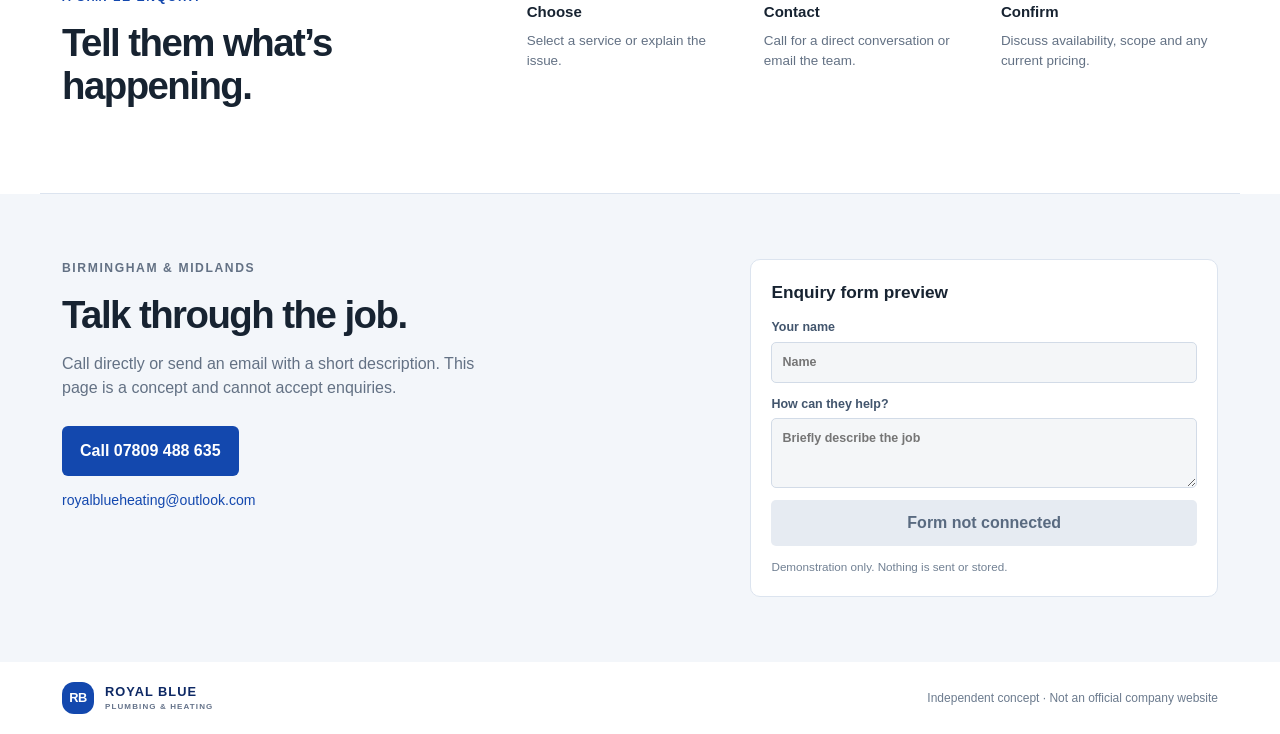
<file: sales_wave_002/royal-blue/index.html>
<!doctype html>
<html lang="en">
<head>
<meta charset="utf-8"><meta name="viewport" content="width=device-width, initial-scale=1"><meta name="theme-color" content="#123b8a">
<title>Royal Blue Plumbing & Heating — Proposed Concept</title><meta name="description" content="Unofficial website concept for Royal Blue Plumbing & Heating in Birmingham."><link rel="stylesheet" href="style.css">
</head>
<body>
<div class="concept-bar">Unofficial design concept <span>Not live · prepared independently</span></div>
<header class="site-header"><a class="brand" href="#top" aria-label="Royal Blue Plumbing and Heating home"><span class="brand-mark" aria-hidden="true">RB</span><span>ROYAL BLUE<small>PLUMBING & HEATING</small></span></a><button class="menu-toggle" aria-expanded="false" aria-controls="primary-nav">Menu</button><nav id="primary-nav" class="nav"><a href="#services">Services</a><a href="#prices">Published prices</a><a href="#contact">Contact</a><a class="nav-call" href="tel:+447809488635">Call 07809 488 635</a></nav></header>
<main id="top">
<section class="hero"><div class="hero-copy"><p class="kicker">Birmingham · Plumbing & heating</p><h1>Boiler, heating and plumbing work — one clear next step.</h1><p class="lead">From boiler repairs and replacement to central heating and plumbing, choose the service you need and speak directly with the team.</p><div class="actions"><a class="button primary" href="#contact">Ask about a job <span aria-hidden="true">→</span></a><a class="button secondary" href="tel:+447809488635">Call the team</a></div><p class="contact-line"><a href="mailto:royalblueheating@outlook.com">royalblueheating@outlook.com</a></p></div>
<aside class="service-finder" aria-label="Choose a service"><div class="finder-head"><span>Start with the job</span><span class="live-dot" aria-hidden="true"></span></div><a href="#services"><span><b>Boiler repair</b><small>Breakdown, servicing or fault</small></span><span aria-hidden="true">↗</span></a><a href="#services"><span><b>Boiler replacement</b><small>Discuss an installation</small></span><span aria-hidden="true">↗</span></a><a href="#services"><span><b>Heating & powerflush</b><small>Systems and radiators</small></span><span aria-hidden="true">↗</span></a><a href="#services"><span><b>Plumbing</b><small>Repair and installation</small></span><span aria-hidden="true">↗</span></a><div class="finder-foot">Not sure? <a href="tel:+447809488635">Call 07809 488 635</a></div></aside></section>
<div class="proofline"><span>Serving Birmingham and the Midlands <small>as stated on the company website</small></span><span>Direct phone & email contact</span><span>Service categories listed below</span></div>
<section id="services" class="section services"><div class="section-intro"><p class="kicker">Choose the right route</p><h2>Services</h2><p>Use the service that best describes the job. For anything else, call or send a short enquiry.</p></div><div class="service-list"><article><span class="service-index">Heat</span><div><h3>Boiler services</h3><p>Repairs, servicing and replacement enquiries.</p></div><a href="#contact" aria-label="Ask about boiler services">Ask about this <span>→</span></a></article><article><span class="service-index">Flow</span><div><h3>Central heating</h3><p>Heating installation and system support.</p></div><a href="#contact" aria-label="Ask about central heating">Ask about this <span>→</span></a></article><article><span class="service-index">Care</span><div><h3>Powerflushing</h3><p>Discuss a system flush and the issue you are seeing.</p></div><a href="#contact" aria-label="Ask about powerflushing">Ask about this <span>→</span></a></article><article><span class="service-index">Water</span><div><h3>Plumbing</h3><p>Plumbing repairs and installation enquiries.</p></div><a href="#contact" aria-label="Ask about plumbing">Ask about this <span>→</span></a></article></div></section>
<section id="prices" class="price-section"><div><p class="kicker">From the published website</p><h2>Know the starting point.</h2><p>These figures are reproduced as a convenience from the company’s public boiler page. They may change and should be confirmed directly before booking.</p><a href="https://www.royalblueheating.com/boilers" target="_blank" rel="noreferrer">Check the company’s page ↗</a></div><div class="price-rows"><div><span>Boiler service</span><strong>£70</strong></div><div><span>Gas fire service</span><strong>£80</strong></div><div><span>Boiler repair inspection</span><strong>from £60</strong></div><small>Published prices viewed 8 October 2026 · eligibility and terms apply</small></div></section>
<section class="process"><div><p class="kicker">A simple enquiry</p><h2>Tell them what’s happening.</h2></div><ol><li><b>Choose</b><span>Select a service or explain the issue.</span></li><li><b>Contact</b><span>Call for a direct conversation or email the team.</span></li><li><b>Confirm</b><span>Discuss availability, scope and any current pricing.</span></li></ol></section>
<section id="contact" class="contact"><div class="contact-copy"><p class="kicker">Birmingham & Midlands</p><h2>Talk through the job.</h2><p>Call directly or send an email with a short description. This page is a concept and cannot accept enquiries.</p><a class="button primary" href="tel:+447809488635">Call 07809 488 635</a><p><a href="mailto:royalblueheating@outlook.com">royalblueheating@outlook.com</a></p></div><form class="demo-form"><h3>Enquiry form preview</h3><label>Your name<input disabled placeholder="Name"></label><label>How can they help?<textarea disabled placeholder="Briefly describe the job"></textarea></label><button disabled type="button">Form not connected</button><small>Demonstration only. Nothing is sent or stored.</small></form></section>
</main><footer><a class="brand" href="#top"><span class="brand-mark">RB</span><span>ROYAL BLUE<small>PLUMBING & HEATING</small></span></a><span>Independent concept · Not an official company website</span></footer><script src="script.js" defer></script>
</body></html>
</file>
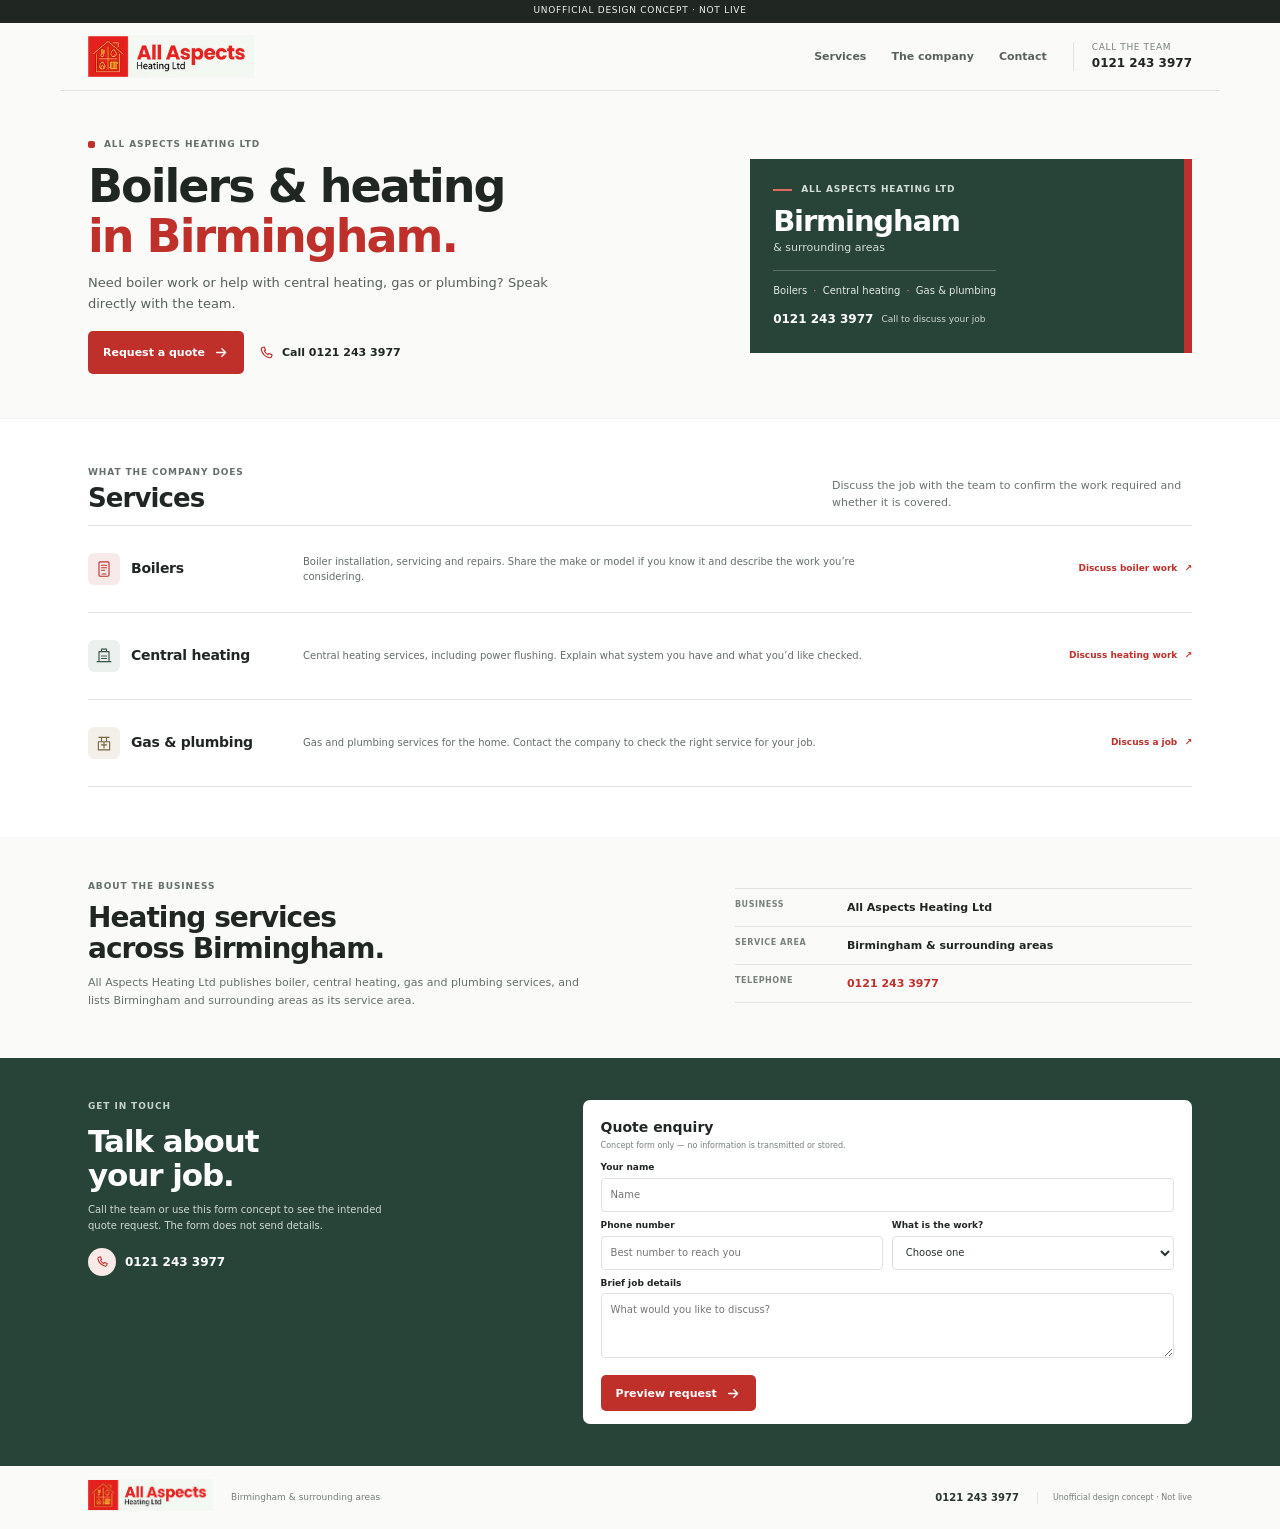
<file: sales_wave_preview/all-aspects/index.html>
<!doctype html>
<html lang="en-GB">
<head>
  <meta charset="utf-8">
  <meta name="viewport" content="width=device-width, initial-scale=1">
  <meta name="theme-color" content="#fafaf8">
  <meta name="description" content="All Aspects Heating Ltd: boiler, central heating, gas and plumbing services in Birmingham. Unofficial design concept, not live.">
  <title>All Aspects Heating Ltd — Birmingham | V5.1 Concept</title>
  <link rel="stylesheet" href="style.css">
  <script src="script.js" defer></script>
</head>
<body>
  <div class="concept-ribbon">Unofficial design concept · Not live</div>
  <header class="site-header">
    <a class="brand" href="#home" aria-label="All Aspects Heating home"><img src="assets/all-aspects-logo.png" alt="All Aspects Heating Ltd"></a>
    <button class="menu-toggle" type="button" aria-expanded="false" aria-controls="primary-nav"><span class="menu-lines" aria-hidden="true"></span><span class="menu-label">Menu</span></button>
    <nav class="primary-nav" id="primary-nav" aria-label="Main navigation"><a href="#services">Services</a><a href="#company">The company</a><a href="#contact">Contact</a></nav>
    <a class="header-call" href="tel:+441212433977"><span class="call-caption">Call the team</span><strong>0121 243 3977</strong></a>
  </header>

  <main id="home">
    <section class="hero" aria-labelledby="hero-title">
      <div class="hero-copy">
        <p class="eyebrow"><span class="red-pin" aria-hidden="true"></span> All Aspects Heating Ltd</p>
        <h1 id="hero-title">Boilers &amp; heating<br><span>in Birmingham.</span></h1>
        <p class="hero-intro">Need boiler work or help with central heating, gas or plumbing? Speak directly with the team.</p>
        <div class="hero-actions"><a class="button button-red" href="#contact">Request a quote <svg viewBox="0 0 20 20" aria-hidden="true"><path d="M3.5 10h12m-5-5 5 5-5 5"/></svg></a><a class="call-link" href="tel:+441212433977"><svg viewBox="0 0 24 24" aria-hidden="true"><path d="M6.6 3.8 9.3 3l2 4.6-1.8 1.5a14 14 0 0 0 5.4 5.4l1.5-1.8 4.6 2-.8 2.7a2.4 2.4 0 0 1-2.6 1.7A16.5 16.5 0 0 1 4.9 6.4a2.4 2.4 0 0 1 1.7-2.6Z"/></svg>Call 0121 243 3977</a></div>
      </div>
        <aside class="hero-aside" aria-label="Company and contact details"><div class="aside-heading"><span class="aside-rule" aria-hidden="true"></span><p class="aside-label">All Aspects Heating Ltd</p></div><div class="area-copy"><p class="aside-city">Birmingham</p><p class="aside-range">&amp; surrounding areas</p></div><p class="aside-services">Boilers <span>·</span> Central heating <span>·</span> Gas &amp; plumbing</p><a href="tel:+441212433977"><strong>0121 243 3977</strong><span>Call to discuss your job</span></a></aside>
    </section>

    <section class="services-section" id="services" aria-labelledby="services-title">
      <div class="section-heading"><div><p class="eyebrow">What the company does</p><h2 id="services-title">Services</h2></div><p>Discuss the job with the team to confirm the work required and whether it is covered.</p></div>
      <div class="service-list">
        <article class="service-row" id="boilers"><div class="service-name"><span class="service-mark boiler-mark" aria-hidden="true"><svg viewBox="0 0 32 32"><rect x="8" y="4.5" width="16" height="23" rx="2"/><path d="M12 10h8m-8 4h8m-8 4h5M13 24h6"/></svg></span><h3>Boilers</h3></div><p>Boiler installation, servicing and repairs. Share the make or model if you know it and describe the work you’re considering.</p><a href="tel:+441212433977">Discuss boiler work <span aria-hidden="true">↗</span></a></article>
        <article class="service-row" id="heating"><div class="service-name"><span class="service-mark heat-mark" aria-hidden="true"><svg viewBox="0 0 32 32"><path d="M5 25h22M8 23V9h16v14M12 9V5h8v4m-8 7h8m-8 4h8"/></svg></span><h3>Central heating</h3></div><p>Central heating services, including power flushing. Explain what system you have and what you’d like checked.</p><a href="tel:+441212433977">Discuss heating work <span aria-hidden="true">↗</span></a></article>
        <article class="service-row" id="gas-plumbing"><div class="service-name"><span class="service-mark gas-mark" aria-hidden="true"><svg viewBox="0 0 32 32"><path d="M8 7h16M12 7v7m8-7v7M7 14h18v13H7zM12 19h8m-4-5v10"/></svg></span><h3>Gas &amp; plumbing</h3></div><p>Gas and plumbing services for the home. Contact the company to check the right service for your job.</p><a href="tel:+441212433977">Discuss a job <span aria-hidden="true">↗</span></a></article>
      </div>
    </section>

    <section class="company-section" id="company" aria-labelledby="company-title">
      <div class="company-main"><p class="eyebrow">About the business</p><h2 id="company-title">Heating services<br>across Birmingham.</h2><p>All Aspects Heating Ltd publishes boiler, central heating, gas and plumbing services, and lists Birmingham and surrounding areas as its service area.</p></div>
      <dl class="company-facts"><div><dt>Business</dt><dd>All Aspects Heating Ltd</dd></div><div><dt>Service area</dt><dd>Birmingham &amp; surrounding areas</dd></div><div><dt>Telephone</dt><dd><a href="tel:+441212433977">0121 243 3977</a></dd></div></dl>
    </section>

    <section class="contact-section" id="contact" aria-labelledby="contact-title">
      <div class="contact-copy"><p class="eyebrow">Get in touch</p><h2 id="contact-title">Talk about<br>your job.</h2><p>Call the team or use this form concept to see the intended quote request. The form does not send details.</p><a class="contact-number" href="tel:+441212433977"><span class="phone-disc" aria-hidden="true"><svg viewBox="0 0 24 24"><path d="M6.6 3.8 9.3 3l2 4.6-1.8 1.5a14 14 0 0 0 5.4 5.4l1.5-1.8 4.6 2-.8 2.7a2.4 2.4 0 0 1-2.6 1.7A16.5 16.5 0 0 1 4.9 6.4a2.4 2.4 0 0 1 1.7-2.6Z"/></svg></span>0121 243 3977</a></div>
      <form class="enquiry-form" id="enquiry-form"><h3>Quote enquiry</h3><p class="demo-note">Concept form only — no information is transmitted or stored.</p>
        <label for="name">Your name</label><input id="name" name="name" autocomplete="name" placeholder="Name" required>
        <div class="form-row"><div><label for="phone">Phone number</label><input id="phone" name="phone" type="tel" autocomplete="tel" placeholder="Best number to reach you" required></div><div><label for="service">What is the work?</label><select id="service" name="service" required><option value="">Choose one</option><option>Boiler installation, servicing or repair</option><option>Central heating</option><option>Gas or plumbing</option><option>Not sure</option></select></div></div>
        <label for="details">Brief job details</label><textarea id="details" name="details" rows="3" placeholder="What would you like to discuss?"></textarea>
        <button class="button button-red" type="submit">Preview request <svg viewBox="0 0 20 20" aria-hidden="true"><path d="M3.5 10h12m-5-5 5 5-5 5"/></svg></button><p class="form-status" id="form-status" role="status" aria-live="polite"></p>
      </form>
    </section>
  </main>
  <footer class="site-footer"><a href="#home"><img src="assets/all-aspects-logo.png" alt="All Aspects Heating Ltd"></a><span>Birmingham &amp; surrounding areas</span><a href="tel:+441212433977">0121 243 3977</a><small>Unofficial design concept · Not live</small></footer>
</body>
</html>
</file>
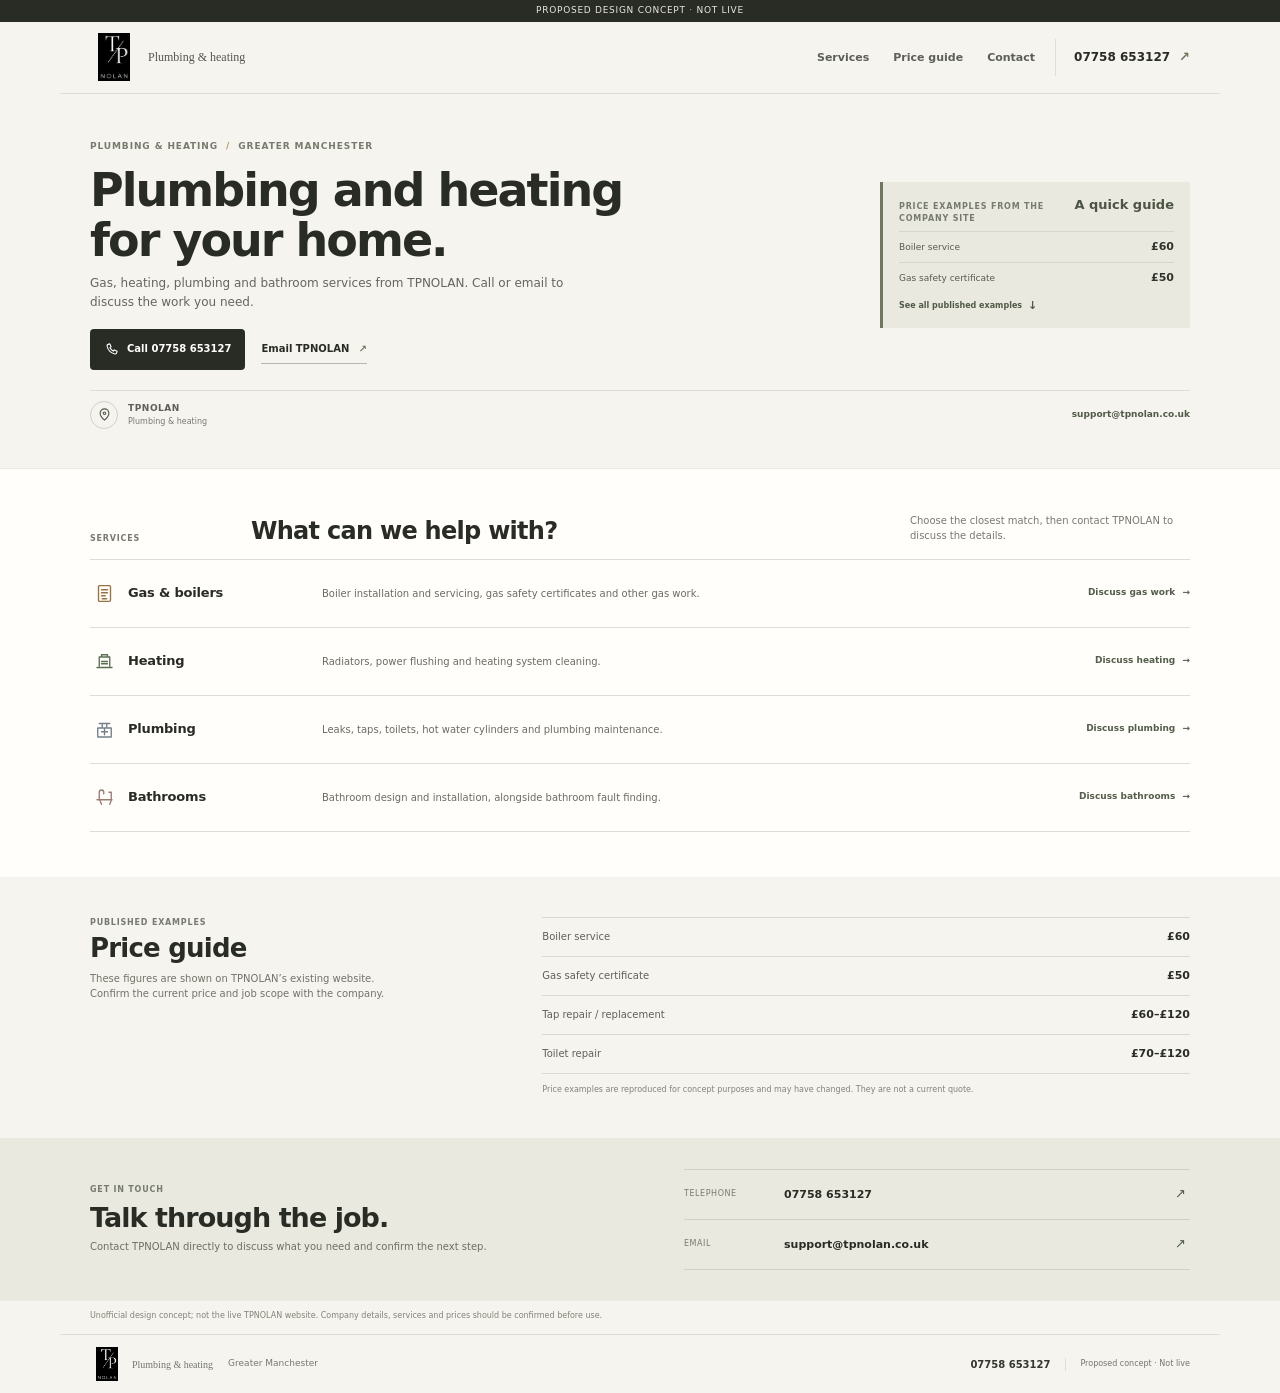
<file: sales_wave_preview/tpnolan/index.html>
<!doctype html>
<html lang="en-GB">
<head>
  <meta charset="utf-8">
  <meta name="viewport" content="width=device-width, initial-scale=1">
  <meta name="theme-color" content="#f5f4ef">
  <meta name="description" content="TPNOLAN plumbing and heating services. Unofficial design concept, not live.">
  <title>TPNOLAN — Plumbing &amp; Heating | Proposed Concept</title>
  <link rel="stylesheet" href="style.css">
  <script src="script.js" defer></script>
</head>
<body>
  <div class="concept-ribbon">Proposed design concept <span>·</span> Not live</div>
  <header class="site-header" id="top">
    <a class="brand" href="#top" aria-label="TPNOLAN home"><img src="assets/tpnolan-mark.png" alt="TPNOLAN original monogram"><span>Plumbing &amp; heating</span></a>
    <button class="menu-toggle" type="button" aria-expanded="false" aria-controls="primary-nav"><span class="menu-icon" aria-hidden="true"><i></i><i></i></span><span>Menu</span></button>
    <nav class="primary-nav" id="primary-nav" aria-label="Main navigation"><a href="#services">Services</a><a href="#prices">Price guide</a><a href="#contact">Contact</a></nav>
    <a class="header-contact" href="tel:+447758653127"><span>Call TPNOLAN</span><strong>07758 653127</strong><b aria-hidden="true">↗</b></a>
  </header>

  <main>
    <section class="hero" aria-labelledby="hero-title">
      <div class="hero-copy">
        <p class="area-label">Plumbing &amp; heating <span aria-hidden="true">/</span> Greater Manchester</p>
        <h1 id="hero-title">Plumbing and heating for your home.</h1>
        <p class="hero-summary">Gas, heating, plumbing and bathroom services from TPNOLAN. Call or email to discuss the work you need.</p>
        <div class="hero-actions"><a class="button button-ink" href="tel:+447758653127"><svg viewBox="0 0 24 24" aria-hidden="true"><path d="M6.6 3.8 9.3 3l2 4.6-1.8 1.5a14 14 0 0 0 5.4 5.4l1.5-1.8 4.6 2-.8 2.7a2.4 2.4 0 0 1-2.6 1.7A16.5 16.5 0 0 1 4.9 6.4a2.4 2.4 0 0 1 1.7-2.6Z"/></svg>Call 07758 653127</a><a class="email-action" href="mailto:support@tpnolan.co.uk">Email TPNOLAN <span aria-hidden="true">↗</span></a></div>
      </div>
      <aside class="price-preview" aria-labelledby="price-title">
        <div class="price-heading"><p class="small-label">Price examples from the company site</p><h2 id="price-title">A quick guide</h2></div>
        <div class="price-preview-lines"><p><span>Boiler service</span><strong>£60</strong></p><p><span>Gas safety certificate</span><strong>£50</strong></p></div>
        <a class="price-link" href="#prices">See all published examples <span aria-hidden="true">↓</span></a>
      </aside>
      <div class="hero-local"><span class="local-mark" aria-hidden="true"><svg viewBox="0 0 24 24"><path d="M19 10c0 5-7 11-7 11S5 15 5 10a7 7 0 1 1 14 0Z"/><circle cx="12" cy="10" r="2"/></svg></span><span><strong>TPNOLAN</strong><small>Plumbing &amp; heating</small></span><a href="mailto:support@tpnolan.co.uk">support@tpnolan.co.uk</a></div>
    </section>

    <section class="services-section" id="services" aria-labelledby="services-title">
      <div class="section-intro"><p class="small-label">Services</p><h2 id="services-title">What can we help with?</h2><p>Choose the closest match, then contact TPNOLAN to discuss the details.</p></div>
      <div class="service-list">
        <article class="service-row"><div class="service-title"><span class="service-symbol gas-symbol" aria-hidden="true"><svg viewBox="0 0 28 28"><rect x="6" y="3.5" width="16" height="21" rx="1.5"/><path d="M10 9h8m-8 4h8m-8 4h5m-4 4h6"/></svg></span><h3>Gas &amp; boilers</h3></div><p>Boiler installation and servicing, gas safety certificates and other gas work.</p><a href="#contact">Discuss gas work <span aria-hidden="true">→</span></a></article>
        <article class="service-row"><div class="service-title"><span class="service-symbol heating-symbol" aria-hidden="true"><svg viewBox="0 0 28 28"><path d="M4 22h20M7 20V8h14v12M10 8V5h8v3m-8 6h8m-8 3h8"/></svg></span><h3>Heating</h3></div><p>Radiators, power flushing and heating system cleaning.</p><a href="#contact">Discuss heating <span aria-hidden="true">→</span></a></article>
        <article class="service-row"><div class="service-title"><span class="service-symbol plumbing-symbol" aria-hidden="true"><svg viewBox="0 0 28 28"><path d="M7 6h14m-10 0v6m6-6v6M5 12h18v12H5zM10 17h8m-4-5v9"/></svg></span><h3>Plumbing</h3></div><p>Leaks, taps, toilets, hot water cylinders and plumbing maintenance.</p><a href="#contact">Discuss plumbing <span aria-hidden="true">→</span></a></article>
        <article class="service-row"><div class="service-title"><span class="service-symbol bathroom-symbol" aria-hidden="true"><svg viewBox="0 0 28 28"><path d="M4 17h20m-17-1V7a3 3 0 0 1 6 0v2m7-2h3v9m-15 2 2 5m13-5-2 5"/></svg></span><h3>Bathrooms</h3></div><p>Bathroom design and installation, alongside bathroom fault finding.</p><a href="#contact">Discuss bathrooms <span aria-hidden="true">→</span></a></article>
      </div>
    </section>

    <section class="price-section" id="prices" aria-labelledby="prices-title">
      <div class="price-section-heading"><div><p class="small-label">Published examples</p><h2 id="prices-title">Price guide</h2></div><p>These figures are shown on TPNOLAN’s existing website. Confirm the current price and job scope with the company.</p></div>
      <dl class="price-list"><div><dt>Boiler service</dt><dd>£60</dd></div><div><dt>Gas safety certificate</dt><dd>£50</dd></div><div><dt>Tap repair / replacement</dt><dd>£60–£120</dd></div><div><dt>Toilet repair</dt><dd>£70–£120</dd></div></dl>
      <p class="price-disclaimer">Price examples are reproduced for concept purposes and may have changed. They are not a current quote.</p>
    </section>

    <section class="contact-section" id="contact" aria-labelledby="contact-title">
      <div class="contact-heading"><p class="small-label">Get in touch</p><h2 id="contact-title">Talk through the job.</h2><p>Contact TPNOLAN directly to discuss what you need and confirm the next step.</p></div>
      <div class="contact-details"><a class="contact-phone" href="tel:+447758653127"><span class="contact-label">Telephone</span><strong>07758 653127</strong><span class="contact-arrow" aria-hidden="true">↗</span></a><a class="contact-email" href="mailto:support@tpnolan.co.uk"><span class="contact-label">Email</span><strong>support@tpnolan.co.uk</strong><span class="contact-arrow" aria-hidden="true">↗</span></a></div>
    </section>
    <p class="concept-note">Unofficial design concept; not the live TPNOLAN website. Company details, services and prices should be confirmed before use.</p>
  </main>
  <footer class="site-footer"><a class="footer-brand" href="#top"><img src="assets/tpnolan-mark.png" alt="TPNOLAN original monogram"><span>Plumbing &amp; heating</span></a><span class="footer-area">Greater Manchester</span><a class="footer-phone" href="tel:+447758653127">07758 653127</a><span class="footer-note">Proposed concept · Not live</span></footer>
</body>
</html>
</file>
<file: royal-blue-visual-test/styles.css>
:root {
  color-scheme: light;
  --navy: #122b45;
  --royal: #1a4a78;
  --red: #c53d43;
  --paper: #f4f1e9;
  --white: #fff;
  --ink: #1d2831;
  --muted: #5d6972;
  --line: #d7d8d3;
  --font: "Source Sans 3", "Helvetica Neue", Arial, sans-serif;
}

* { box-sizing: border-box; }
html { scroll-behavior: smooth; scroll-padding-top: 92px; }
body { margin: 0; background: var(--white); color: var(--ink); font: 400 16px/1.5 var(--font); }
a { color: inherit; }
a:focus-visible, button:focus-visible { outline: 3px solid #e6a64a; outline-offset: 3px; }
.skip-link { position: absolute; z-index: 20; top: 8px; left: 8px; padding: 10px 14px; background: var(--white); color: var(--navy); transform: translateY(-150%); }
.skip-link:focus { transform: translateY(0); }

.utility-bar { background: var(--navy); color: #e8edf1; }
.utility-inner, .header-inner, .page-shell, .footer-inner { width: min(1320px, calc(100% - 80px)); margin: 0 auto; }
.utility-inner { min-height: 37px; display: flex; align-items: center; gap: 28px; font-size: 13px; }
.utility-inner > span { color: #cbd5dc; letter-spacing: .055em; text-transform: uppercase; font-size: 11px; font-weight: 600; }
.utility-inner a { color: inherit; text-decoration: none; }
.utility-inner a:hover { color: var(--white); text-decoration: underline; text-underline-offset: 3px; }
.utility-phone { margin-left: auto; font-weight: 600; letter-spacing: .025em; }
.utility-phone span { color: #f08177; padding-left: 4px; }

.site-header { position: relative; z-index: 10; background: var(--paper); border-bottom: 1px solid #e1ded6; }
.header-inner { min-height: 78px; display: flex; align-items: center; justify-content: space-between; gap: 30px; }
.wordmark { display: inline-flex; flex-direction: column; gap: 1px; color: var(--navy); text-decoration: none; white-space: nowrap; }
.wordmark-main { font-size: 20px; line-height: 1; font-weight: 700; letter-spacing: .045em; }
.wordmark-sub { margin-top: 4px; color: #526270; font-size: 10px; line-height: 1.2; letter-spacing: .13em; font-weight: 600; }
.primary-nav { display: flex; align-items: center; gap: clamp(22px, 3.1vw, 44px); margin-left: auto; }
.primary-nav a { color: #263746; font-size: 15px; font-weight: 500; text-decoration: none; }
.primary-nav a:hover { color: var(--royal); text-decoration: underline; text-underline-offset: 7px; }
.header-call { min-height: 42px; padding: 0 16px; display: inline-flex; align-items: center; gap: 9px; background: var(--red); color: var(--white); font-size: 14px; font-weight: 600; text-decoration: none; white-space: nowrap; }
.header-call:hover { background: #a92e35; }
.call-dot { width: 7px; height: 7px; border-radius: 50%; background: #f8d5ce; }
.menu-toggle { display: none; }

.hero { padding-top: 0; }
.hero-image { position: relative; height: clamp(370px, 34vw, 490px); margin: 0; overflow: hidden; background: #26394b; }
.hero-image img { width: 100%; height: 100%; display: block; object-fit: cover; object-position: 48% 48%; }
.hero-image::after { position: absolute; inset: auto 0 0; height: 62px; content: ""; background: linear-gradient(transparent, rgba(8, 18, 29, .45)); pointer-events: none; }
.hero-image figcaption { position: absolute; z-index: 1; right: 17px; bottom: 12px; max-width: calc(100% - 34px); padding: 4px 8px; color: #fff; background: rgba(9, 25, 40, .77); font-size: 11px; line-height: 1.35; }
.hero-image figcaption a { color: #fff; text-underline-offset: 2px; }
.hero-copy { position: relative; display: grid; grid-template-columns: minmax(0, 1fr) auto; align-items: end; gap: 36px; margin-top: -1px; padding: 30px 36px 32px 40px; background: var(--navy); color: #fff; }
.hero-copy::before { position: absolute; inset: 0 auto 0 0; width: 6px; background: var(--red); content: ""; }
.hero-message { max-width: 800px; }
.eyebrow, .section-index { margin: 0; color: #c7d4de; font-size: 12px; line-height: 1.35; font-weight: 600; letter-spacing: .105em; text-transform: uppercase; }
.eyebrow { display: flex; align-items: center; gap: 9px; margin-bottom: 9px; }
.eyebrow-mark { width: 18px; height: 2px; background: #e56a63; }
h1, h2, h3, p { margin-top: 0; }
h1 { max-width: 750px; margin-bottom: 9px; color: #fff; font-size: clamp(33px, 3.25vw, 45px); line-height: 1.08; letter-spacing: -.025em; font-weight: 600; }
.hero-description { max-width: 650px; margin: 0; color: #e5ebef; font-size: 16px; line-height: 1.42; }
.hero-actions { min-width: 230px; display: flex; flex-direction: column; align-items: flex-start; gap: 14px; padding-bottom: 3px; }
.button { min-height: 46px; display: inline-flex; align-items: center; justify-content: center; gap: 18px; padding: 0 17px; font-size: 14px; line-height: 1; font-weight: 600; text-decoration: none; }
.button span { font-size: 17px; }
.button-light { background: var(--white); color: var(--navy); }
.button-light:hover { background: #e9edf0; }
.text-link { display: inline-flex; align-items: center; gap: 10px; color: var(--royal); font-weight: 600; text-decoration: none; text-underline-offset: 4px; }
.text-link:hover { text-decoration: underline; }
.text-link-light { color: #f1f4f6; font-size: 14px; }
.local-strip { min-height: 88px; display: grid; grid-template-columns: .8fr 1.3fr 1fr; align-items: center; background: var(--paper); border-bottom: 1px solid #e4e1da; }
.local-strip > div { min-height: 45px; display: flex; flex-direction: column; justify-content: center; gap: 4px; padding: 0 25px; border-right: 1px solid #d8d6d0; }
.local-strip > div:first-child { padding-left: 28px; }
.local-strip > div:last-child { border-right: 0; }
.local-label { color: #66717a; font-size: 11px; line-height: 1.1; letter-spacing: .09em; font-weight: 600; text-transform: uppercase; }
.local-strip strong { color: var(--navy); font-size: 16px; line-height: 1.25; font-weight: 600; }

.section-pad { padding: 84px 0; }
.section-heading { display: grid; grid-template-columns: 190px minmax(0, 1fr); gap: 28px; margin-bottom: 31px; }
.section-index { color: #697680; }
.section-index span { padding: 0 6px; color: var(--red); }
.section-heading h2, .about-copy h2, .details-title h2, .contact-copy h2 { margin: -5px 0 10px; color: var(--navy); font-size: 34px; line-height: 1.12; letter-spacing: -.02em; font-weight: 600; }
.section-heading > div > p:last-child { max-width: 630px; margin: 0; color: var(--muted); font-size: 16px; }
.service-list { border-top: 1px solid var(--line); }
.service-row { min-height: 104px; display: grid; grid-template-columns: 70px minmax(0, 1fr) 155px; gap: 16px; align-items: center; border-bottom: 1px solid var(--line); }
.service-number { color: var(--red); font-size: 14px; line-height: 1; font-weight: 600; font-variant-numeric: tabular-nums; }
.service-main h3 { margin: 0 0 3px; color: var(--navy); font-size: 21px; line-height: 1.2; font-weight: 600; }
.service-main p { margin: 0; color: var(--muted); font-size: 15px; }
.service-link { display: inline-flex; justify-content: flex-end; gap: 9px; color: var(--royal); font-size: 14px; font-weight: 600; text-decoration: none; }
.service-link:hover { text-decoration: underline; text-underline-offset: 4px; }

.rate-band { display: grid; grid-template-columns: 1fr .7fr 1.2fr; gap: 30px; align-items: center; padding: 31px 36px; color: #fff; background: var(--royal); border-left: 6px solid var(--red); }
.rate-band .section-index { color: #cbd7e0; }
.rate-label h2 { margin: 7px 0 0; font-size: 22px; line-height: 1.15; font-weight: 600; }
.rate-price { display: flex; align-items: baseline; gap: 15px; padding-left: 24px; border-left: 1px solid rgba(255,255,255,.28); }
.rate-price span { font-size: 14px; color: #e0e8ed; }
.rate-price strong { color: #fff; font-size: 38px; line-height: 1; font-weight: 600; letter-spacing: -.03em; }
.rate-note { padding-left: 23px; border-left: 1px solid rgba(255,255,255,.28); }
.rate-note p { margin: 0 0 8px; color: #e4ebef; font-size: 13px; line-height: 1.4; }
.rate-note .text-link { color: #fff; font-size: 13px; }

.about { display: grid; grid-template-columns: 190px minmax(0, 1fr); gap: 28px; align-items: start; padding-top: 88px; padding-bottom: 88px; }
.about-year { display: flex; flex-direction: column; align-items: flex-start; color: var(--navy); }
.about-year span { color: #697680; font-size: 11px; line-height: 1; font-weight: 600; letter-spacing: .12em; }
.about-year strong { margin-top: 6px; font-size: 66px; line-height: .95; font-weight: 600; letter-spacing: -.055em; font-variant-numeric: tabular-nums; }
.about-year i { display: block; width: 38px; height: 4px; margin-top: 15px; background: var(--red); }
.about-copy { max-width: 780px; }
.about-copy .section-index { margin-bottom: 12px; }
.about-copy h2 { max-width: 610px; margin: 0 0 14px; font-size: 34px; }
.about-copy > p:not(.section-index) { max-width: 690px; margin: 0 0 20px; color: #45535e; font-size: 17px; line-height: 1.55; }
.about-copy .text-link { font-size: 14px; }

.details { padding-top: 60px; padding-bottom: 68px; background: var(--paper); }
.details-title { display: grid; grid-template-columns: 190px minmax(0, 1fr); gap: 28px; align-items: baseline; margin-bottom: 27px; }
.details-title h2 { margin: 0; font-size: 30px; }
.details-grid { margin-left: 218px; display: grid; grid-template-columns: repeat(3, minmax(0, 1fr)); border-top: 1px solid #d8d6d0; }
.detail-item { min-height: 175px; padding: 21px 20px 0 0; }
.detail-item + .detail-item { padding-left: 22px; border-left: 1px solid #d8d6d0; }
.detail-item > span { display: block; margin-bottom: 11px; color: #697680; font-size: 11px; line-height: 1.1; letter-spacing: .09em; font-weight: 600; }
.detail-item strong { display: block; color: var(--navy); font-size: 19px; line-height: 1.25; font-weight: 600; }
.detail-item p { max-width: 290px; margin: 8px 0 0; color: #53616b; font-size: 13px; line-height: 1.42; }

.contact { color: #fff; background: var(--navy); }
.contact-inner { width: min(1320px, calc(100% - 80px)); margin: 0 auto; min-height: 255px; display: grid; grid-template-columns: 1fr .8fr; gap: 45px; align-items: center; padding: 48px 0; }
.contact-copy .section-index { margin-bottom: 13px; color: #b9c8d3; }
.contact-copy h2 { margin: 0 0 9px; color: #fff; font-size: 36px; }
.contact-copy > p:last-child { max-width: 490px; margin: 0; color: #dce5eb; font-size: 16px; }
.contact-actions { display: flex; flex-direction: column; align-items: flex-start; gap: 12px; padding-left: 32px; border-left: 1px solid rgba(255,255,255,.25); }
.contact-phone { display: inline-flex; align-items: center; gap: 13px; color: #fff; font-size: 32px; line-height: 1.1; font-weight: 600; letter-spacing: -.02em; text-decoration: none; }
.contact-phone span { color: #ee8179; font-size: 20px; }
.contact-phone:hover { text-decoration: underline; text-underline-offset: 6px; }
.contact-email { color: #dce5eb; font-size: 16px; text-underline-offset: 4px; }
.site-footer { background: #0d2034; color: #c6d1da; }
.footer-inner { min-height: 84px; display: flex; align-items: center; justify-content: space-between; gap: 24px; }
.footer-name { color: #fff; font-size: 13px; font-weight: 700; letter-spacing: .055em; text-decoration: none; white-space: nowrap; }
.footer-name span { padding-left: 7px; color: #afbdc8; font-size: 10px; font-weight: 500; letter-spacing: .08em; }
.footer-inner p { max-width: 520px; margin: 0; color: #aebcc8; font-size: 11px; line-height: 1.4; }
.back-top { color: #fff; font-size: 12px; text-decoration: none; white-space: nowrap; }
.back-top:hover { text-decoration: underline; text-underline-offset: 4px; }

@media (max-width: 900px) {
  .utility-inner, .header-inner, .page-shell, .footer-inner, .contact-inner { width: min(100% - 48px, 760px); }
  .utility-inner { gap: 18px; }
  .utility-inner > span { font-size: 10px; }
  .utility-inner > a:not(.utility-phone) { display: none; }
  .header-inner { min-height: 72px; }
  .primary-nav { display: none; position: absolute; top: 100%; right: 24px; left: 24px; margin: 0; padding: 8px 18px; flex-direction: column; align-items: stretch; gap: 0; background: var(--paper); border: 1px solid #dedbd3; box-shadow: 0 12px 20px rgba(18,43,69,.12); }
  .primary-nav.is-open { display: flex; }
  .primary-nav a { padding: 14px 0; border-bottom: 1px solid #dedbd3; }
  .primary-nav a:last-child { border-bottom: 0; }
  .menu-toggle { width: 44px; height: 42px; margin-left: auto; display: flex; flex-direction: column; justify-content: center; gap: 6px; padding: 0 11px; border: 1px solid #b8c0c5; background: transparent; cursor: pointer; }
  .menu-toggle span { width: 20px; height: 2px; display: block; background: var(--navy); }
  .header-call { min-height: 40px; padding: 0 12px; font-size: 13px; }
  .hero-image { height: clamp(345px, 53vw, 440px); }
  .hero-copy { display: block; padding: 27px 26px 29px 30px; }
  .hero-actions { min-width: 0; flex-direction: row; align-items: center; gap: 20px; margin-top: 20px; }
  .local-strip { grid-template-columns: .75fr 1.2fr; }
  .local-strip > div { min-height: 63px; border-bottom: 1px solid #d8d6d0; }
  .local-strip > div:nth-child(2) { border-right: 0; }
  .local-strip > div:last-child { grid-column: 1 / -1; border-bottom: 0; }
  .section-pad { padding: 66px 0; }
  .section-heading, .about, .details-title { grid-template-columns: 150px minmax(0, 1fr); gap: 22px; }
  .rate-band { grid-template-columns: 1fr 1fr; gap: 22px; }
  .rate-note { grid-column: 1 / -1; padding: 17px 0 0; border-left: 0; border-top: 1px solid rgba(255,255,255,.28); }
  .details-grid { margin-left: 172px; }
  .contact-inner { min-height: 235px; }
  .contact-phone { font-size: 27px; }
  .footer-inner { flex-wrap: wrap; padding: 18px 0; }
  .footer-inner p { order: 3; width: 100%; }
}

@media (max-width: 560px) {
  html { scroll-padding-top: 76px; }
  body { font-size: 15px; }
  .utility-inner, .header-inner, .page-shell, .footer-inner, .contact-inner { width: calc(100% - 36px); }
  .utility-inner { min-height: 34px; gap: 10px; font-size: 12px; }
  .utility-inner > span { overflow: hidden; text-overflow: ellipsis; white-space: nowrap; letter-spacing: .035em; }
  .utility-phone { font-size: 12px; white-space: nowrap; }
  .header-inner { min-height: 64px; gap: 12px; }
  .wordmark-main { font-size: 18px; }
  .wordmark-sub { font-size: 9px; }
  .header-call { display: none; }
  .menu-toggle { margin-left: auto; }
  .primary-nav { right: 18px; left: 18px; }
  .hero-image { height: 275px; }
  .hero-image img { object-position: 48% 44%; }
  .hero-image figcaption { right: 8px; bottom: 8px; max-width: calc(100% - 16px); padding: 3px 6px; font-size: 9px; }
  .hero-copy { padding: 24px 20px 25px 23px; }
  .hero-copy::before { width: 4px; }
  .eyebrow { gap: 7px; margin-bottom: 8px; font-size: 10px; letter-spacing: .08em; }
  .eyebrow-mark { width: 13px; }
  h1 { margin-bottom: 9px; font-size: 31px; line-height: 1.08; letter-spacing: -.02em; }
  .hero-description { font-size: 15px; line-height: 1.42; }
  .hero-actions { align-items: flex-start; flex-direction: column; gap: 12px; margin-top: 17px; }
  .button { min-height: 44px; }
  .local-strip { grid-template-columns: 1fr; }
  .local-strip > div, .local-strip > div:first-child { min-height: 57px; padding: 10px 20px; border-right: 0; border-bottom: 1px solid #d8d6d0; }
  .local-strip > div:last-child { grid-column: auto; border-bottom: 0; }
  .local-strip strong { font-size: 15px; }
  .section-pad { padding: 54px 0; }
  .section-heading, .about, .details-title { display: block; }
  .section-heading .section-index { margin-bottom: 15px; }
  .section-heading h2, .about-copy h2, .details-title h2 { margin: 0 0 9px; font-size: 28px; line-height: 1.14; }
  .section-heading > div > p:last-child { font-size: 15px; }
  .service-row { min-height: 0; grid-template-columns: 34px minmax(0,1fr); gap: 7px 10px; padding: 17px 0; }
  .service-number { grid-row: 1 / span 2; align-self: start; padding-top: 4px; font-size: 12px; }
  .service-main h3 { font-size: 19px; }
  .service-main p { font-size: 14px; line-height: 1.4; }
  .service-link { grid-column: 2; justify-content: flex-start; margin-top: 2px; font-size: 13px; }
  .rate-band { display: block; padding: 25px 21px; border-left-width: 4px; }
  .rate-label h2 { font-size: 20px; }
  .rate-price { justify-content: space-between; margin: 17px 0 13px; padding: 13px 0; border: 0; border-top: 1px solid rgba(255,255,255,.28); border-bottom: 1px solid rgba(255,255,255,.28); }
  .rate-price strong { font-size: 34px; }
  .rate-note { padding: 0; border: 0; }
  .rate-note p { font-size: 13px; }
  .about { padding-top: 58px; padding-bottom: 60px; }
  .about-year { margin-bottom: 24px; }
  .about-year strong { font-size: 56px; }
  .about-copy .section-index { margin-bottom: 12px; }
  .about-copy > p:not(.section-index) { font-size: 16px; }
  .details { padding-top: 52px; padding-bottom: 48px; }
  .details-title .section-index { margin-bottom: 13px; }
  .details-grid { margin: 18px 0 0; grid-template-columns: 1fr; }
  .detail-item, .detail-item + .detail-item { min-height: 0; padding: 16px 0; border-left: 0; border-bottom: 1px solid #d8d6d0; }
  .detail-item:last-child { border-bottom: 0; }
  .detail-item > span { margin-bottom: 7px; }
  .detail-item strong { font-size: 18px; }
  .detail-item p { margin-top: 6px; }
  .contact-inner { display: block; padding: 40px 0; }
  .contact-copy .section-index { margin-bottom: 12px; }
  .contact-copy h2 { font-size: 30px; }
  .contact-copy > p:last-child { font-size: 15px; }
  .contact-actions { gap: 10px; margin-top: 22px; padding: 18px 0 0; border-top: 1px solid rgba(255,255,255,.25); border-left: 0; }
  .contact-phone { font-size: 26px; }
  .contact-email { font-size: 14px; }
  .footer-inner { align-items: flex-start; flex-direction: column; gap: 10px; padding: 20px 0; }
  .footer-inner p { order: 0; width: auto; }
}

@media (prefers-reduced-motion: reduce) {
  html { scroll-behavior: auto; }
  *, *::before, *::after { transition-duration: .01ms !important; animation-duration: .01ms !important; animation-iteration-count: 1 !important; }
}
</file>
<file: sales_wave_002/index.css>
:root{color-scheme:light;--ink:#182433;--muted:#617080;--line:#d9e0e6;font-family:Inter,-apple-system,BlinkMacSystemFont,"Segoe UI",sans-serif}*{box-sizing:border-box}body{margin:0;background:#f4f6f8;color:var(--ink)}.wrap{max-width:1080px;margin:auto;padding:72px 28px}.eyebrow,.tag{font-size:.76rem;letter-spacing:.09em;text-transform:uppercase;font-weight:700}.eyebrow{color:#586a79}h1{font-size:clamp(2.4rem,6vw,4.8rem);line-height:1.02;letter-spacing:-.05em;max-width:780px;margin:32px 0 16px}.intro{max-width:680px;color:var(--muted);font-size:1.08rem;line-height:1.6}.grid{display:grid;grid-template-columns:repeat(3,1fr);gap:16px;margin:42px 0}.tile{min-height:310px;padding:24px;border-radius:20px;text-decoration:none;color:white;display:flex;flex-direction:column;justify-content:space-between;transition:transform .2s ease}.tile:hover{transform:translateY(-3px)}.tile h2{font-size:1.8rem;letter-spacing:-.04em;line-height:1.05;margin:30px 0}.tag{opacity:.76}.tile>span:last-child{display:flex;justify-content:space-between;border-top:1px solid #ffffff52;padding-top:14px;font-weight:650}.royal{background:#1244aa}.bhc{background:#183349}.toth{background:#285348}.note{border-top:1px solid var(--line);padding-top:18px;color:#657181;font-size:.9rem;line-height:1.5}@media(max-width:760px){.wrap{padding:36px 18px}.grid{grid-template-columns:1fr;margin:28px 0}.tile{min-height:210px}.tile h2{font-size:1.7rem;margin:20px 0}}
</file>
<file: design_engine_limited_upgrade/royal-blue/style.css>
:root{--blue:#173b74;--blue-deep:#102746;--red:#be343e;--paper:#f3f0e8;--white:#fffdf8;--ink:#182536;--muted:#5b6674;--line:#cbd0ce;--max:1240px;--serif:Georgia,'Times New Roman',serif;--sans:Arial,Helvetica,sans-serif}*{box-sizing:border-box}html{scroll-behavior:smooth;scroll-padding-top:90px}body{margin:0;background:var(--paper);color:var(--ink);font-family:var(--sans);font-size:16px;-webkit-font-smoothing:antialiased}.page-width{width:min(var(--max),calc(100% - 88px));margin-inline:auto}.concept-banner{background:var(--blue-deep);color:#f6f2e9;text-align:center;padding:8px 16px;font-size:10px;letter-spacing:.11em;text-transform:uppercase}.masthead{background:var(--paper);border-bottom:1px solid var(--line)}.masthead-inner{width:min(1360px,calc(100% - 64px));height:82px;margin:auto;display:flex;align-items:center;justify-content:space-between;gap:35px}.wordmark{display:grid;text-decoration:none;color:var(--blue);min-width:200px;line-height:1}.wordmark-main{font-size:21px;letter-spacing:.13em;font-weight:800}.wordmark-main b{color:var(--red)}.wordmark-sub{font-size:9px;letter-spacing:.24em;margin-top:7px;color:#43546a}.wordmark-sub i{color:var(--red);font-style:normal}.primary-nav{display:flex;align-items:center;gap:34px;margin-left:auto}.primary-nav a{text-decoration:none;color:var(--ink);font-size:12px;font-weight:700}.primary-nav a span{color:var(--red);font-size:9px;margin-left:5px}.primary-nav a:hover,.primary-nav a:focus-visible{color:var(--red)}.header-call{display:flex;align-items:center;gap:9px;text-decoration:none;color:var(--blue);font-size:14px;font-weight:700;white-space:nowrap}.call-dot{width:8px;height:8px;background:var(--red);border-radius:50%;box-shadow:0 0 0 4px #be343e1c}.menu-toggle{display:none}.hero{padding-top:25px}.hero-meta{display:flex;justify-content:space-between;padding:0 0 13px;border-bottom:1px solid var(--line);font-size:9px;letter-spacing:.16em;color:#596675}.hero-meta b{color:var(--red);margin-left:9px}.hero-grid{display:grid;grid-template-columns:minmax(0,1.08fr) minmax(360px,.92fr);gap:48px;align-items:center;padding:43px 0 38px}.hero-copy{max-width:660px}.eyebrow{display:flex;align-items:center;gap:10px;color:var(--blue);font-size:10px;font-weight:700;letter-spacing:.13em;text-transform:uppercase;margin:0 0 18px}.rule{width:25px;height:2px;background:var(--red)}h1,h2{font-family:var(--serif);font-weight:400;letter-spacing:-.04em}h1{font-size:clamp(48px,5.5vw,78px);line-height:.99;max-width:670px;margin:0;color:var(--blue)}h1 em{font-weight:400;color:var(--red)}.intro{max-width:520px;color:#45515f;font-size:16px;line-height:1.65;margin:23px 0 25px}.hero-actions{display:flex;align-items:center;gap:24px}.button{display:inline-flex;align-items:center;justify-content:space-between;gap:28px;min-height:52px;padding:0 18px;text-decoration:none;font-size:12px;font-weight:700;letter-spacing:.015em}.button-red{background:var(--red);color:white}.button-red:hover,.button-red:focus-visible{background:#992a32}.button-red span{font-size:18px}.text-link{color:var(--blue);font-size:12px;font-weight:700;text-underline-offset:4px}.text-link span{color:var(--red);margin-left:6px}.job-shortcuts{display:flex;gap:0;margin-top:19px;border-top:1px solid #cbd0ce;border-bottom:1px solid #cbd0ce}.job-shortcuts a{display:flex;align-items:center;gap:7px;padding:10px 12px 10px 0;margin-right:12px;color:var(--blue);font-size:10px;font-weight:700;text-decoration:none}.job-shortcuts a+a{border-left:1px solid #cbd0ce;padding-left:12px}.job-shortcuts a span{color:var(--red);font-size:8px}.job-shortcuts a:hover,.job-shortcuts a:focus-visible{text-decoration:underline;text-underline-offset:3px}.fact-note{font-size:10px;color:#6a7480;margin:13px 0 0}.service-drawing{background:#e8e5dc;margin:0;padding:15px 18px 13px;position:relative}.drawing-index,.service-drawing figcaption{display:flex;justify-content:space-between;gap:14px;font-size:8px;letter-spacing:.12em;color:#586575}.drawing-index span:last-child{color:var(--red)}.service-drawing svg{display:block;width:100%;max-height:350px;margin:4px auto 0}.boiler{fill:#f7f4ed;stroke:#173b74;stroke-width:3}.boiler-inset{fill:#e9e4d8;stroke:#173b74;stroke-width:2}.pipe{fill:none;stroke-width:6;stroke-linecap:square;stroke-linejoin:miter}.pipe-blue{stroke:#285f97}.pipe-red{stroke:#be343e}.pipe-ink{stroke:#173b74}.flame{fill:#be343e}.dial{fill:#173b74}.dial-red{fill:#be343e}.display-line,.rad-line,.tap,.measure{fill:none;stroke:#173b74;stroke-width:2}.radiator{fill:#e8e5dc;stroke:#173b74;stroke-width:3}.joint{stroke:#f3f0e8;stroke-width:3}.joint-blue{fill:#285f97}.joint-red{fill:#be343e}.measure{stroke:#9ca4a7;stroke-width:1}.diagram-label{font:700 11px Arial,sans-serif;letter-spacing:2px;fill:#173b74}.diagram-small{font:8px Arial,sans-serif;letter-spacing:1.4px;fill:#6a7480}.service-drawing figcaption{border-top:1px solid #c2c6c1;padding-top:10px;font-size:8px}.hero-bottom{display:flex;align-items:center;gap:0;border-top:1px solid var(--line);border-bottom:1px solid var(--line);min-height:45px;color:var(--blue);font-size:9px;font-weight:700;letter-spacing:.15em}.hero-bottom>span:not(.hero-bottom-note){padding-right:22px;margin-right:22px;border-right:1px solid #aab1b2}.hero-bottom-note{margin-left:auto;font-size:8px;color:#6e7782;font-weight:400;letter-spacing:.06em}.section-rule{border-top:1px solid var(--line)}.services{padding:84px 0 86px}.section-head{display:grid;grid-template-columns:1fr .55fr;gap:70px;align-items:end;margin-bottom:37px}.section-head .eyebrow{margin-bottom:14px}.section-head h2,.company h2,.price-copy h2,.contact-row h2{font-size:clamp(38px,4vw,55px);line-height:1.02;color:var(--blue);margin:0}.section-deck{max-width:370px;font-size:13px;line-height:1.65;color:var(--muted);margin:0 0 2px}.service-register{border-top:1px solid #8f999d}.service-row{display:grid;grid-template-columns:65px minmax(200px,.75fr) minmax(240px,1fr) 35px;align-items:center;gap:20px;min-height:90px;border-bottom:1px solid #b9c0bf;text-decoration:none;color:inherit;transition:background .15s ease,padding .15s ease}.service-row:hover,.service-row:focus-visible{background:#e9e6dc;padding-inline:12px}.row-no{font-family:var(--serif);font-size:19px;color:var(--red)}.row-title{font-family:var(--serif);font-size:24px;color:var(--blue)}.row-detail{max-width:420px;color:#5c6874;font-size:12px;line-height:1.5}.row-arrow{justify-self:end;color:var(--red);font-size:19px}.price-section{background:var(--blue);color:white;padding:78px 0}.price-layout{display:grid;grid-template-columns:1fr .8fr;gap:12%;align-items:center}.eyebrow-light{color:#e6e9ef}.price-copy h2,.contact-row h2{color:var(--white);max-width:520px}.price-copy>p:not(.eyebrow){max-width:460px;font-size:13px;line-height:1.7;color:#d5dce6;margin:18px 0}.light-link{display:inline-block;color:#fff;font-size:11px;font-weight:700;text-underline-offset:4px;margin-top:4px}.light-link span{color:#f2a7a9}.price-ledger{background:var(--white);color:var(--ink);padding:21px 24px 18px}.ledger-label{display:flex;justify-content:space-between;padding-bottom:12px;border-bottom:1px solid #c8cdca;color:#606a75;font-size:8px;letter-spacing:.14em}.ledger-row{display:flex;align-items:baseline;justify-content:space-between;gap:18px;padding:15px 0;border-bottom:1px solid #d8dbd5}.ledger-row span{font-size:12px}.ledger-row strong{font-family:var(--serif);font-size:21px;color:var(--blue);font-weight:400}.price-ledger>p{font-size:9px;line-height:1.55;color:#6b737b;margin:13px 0 0}.company{padding:83px 0 88px}.company-grid{display:grid;grid-template-columns:.3fr 1fr;gap:65px}.company-index{display:flex;align-items:flex-start;flex-direction:column;gap:8px;color:var(--blue);border-top:2px solid var(--red);padding-top:10px;width:110px}.company-index>span{font-family:var(--serif);font-size:29px;line-height:1}.company-index small{font-size:8px;letter-spacing:.15em;line-height:1.5;color:#596675}.company-copy{max-width:840px}.company-copy .eyebrow{margin-bottom:15px}.company h2{max-width:700px}.company-copy>p:not(.eyebrow){font-size:13px;line-height:1.7;color:#5d6873;max-width:680px;margin:20px 0 27px}.company-meta{display:grid;grid-template-columns:1fr 1fr 1.4fr;border-top:1px solid #c1c7c3;border-bottom:1px solid #c1c7c3}.company-meta span{padding:14px 15px 14px 0;font-size:11px;color:var(--blue)}.company-meta span+span{border-left:1px solid #c1c7c3;padding-left:15px}.company-meta b{display:block;color:#78818a;font-size:8px;letter-spacing:.14em;margin-bottom:7px}.company-meta a{color:var(--blue);text-underline-offset:3px}.contact-section{background:#102746;padding:63px 0 68px}.contact-row{display:flex;align-items:end;justify-content:space-between;gap:35px}.contact-row>div{max-width:660px}.contact-row h2{font-size:clamp(36px,3.7vw,48px)}.contact-row>div>p:not(.eyebrow){font-size:12px;line-height:1.6;color:#d2dbe6;max-width:520px;margin:15px 0 0}.button-paper{background:var(--paper);color:var(--blue);min-width:225px}.button-paper span{color:var(--red);font-size:18px}.button-paper:hover,.button-paper:focus-visible{background:#fff}.footer{background:#0b1a2f;color:#dce1e8;padding:22px 0 27px}.footer-inner{display:flex;align-items:center;gap:28px;justify-content:space-between}.footer-name{color:white;font-size:12px;font-weight:800;letter-spacing:.11em;text-decoration:none;white-space:nowrap}.footer-name span{display:block;font-size:7px;color:#aab6c6;letter-spacing:.18em;margin-top:4px}.footer p{font-size:9px;color:#aab6c6;max-width:470px;line-height:1.5;margin:0}.back-top{color:white;font-size:10px;text-underline-offset:3px;white-space:nowrap}.mobile-callbar{display:none}:focus-visible{outline:3px solid #e7787e;outline-offset:3px}::selection{background:#be343e;color:white}
@media(max-width:900px){.page-width{width:calc(100% - 56px)}.masthead-inner{width:calc(100% - 48px)}.primary-nav{gap:19px}.hero-grid{grid-template-columns:1.02fr .98fr;gap:27px}.hero h1{font-size:clamp(46px,6.5vw,62px)}.service-drawing{padding-inline:12px}.section-head{gap:35px}.price-layout{gap:8%}.company-grid{gap:40px}}
@media(max-width:640px){html{scroll-padding-top:72px}.page-width{width:calc(100% - 36px)}.concept-banner{font-size:8px;letter-spacing:.08em;padding:7px 8px}.masthead-inner{width:calc(100% - 32px);height:68px;gap:15px}.wordmark{min-width:0}.wordmark-main{font-size:17px}.wordmark-sub{font-size:7px;letter-spacing:.2em;margin-top:6px}.primary-nav{display:none;position:absolute;z-index:10;left:0;right:0;top:108px;background:var(--paper);padding:8px 18px 15px;border-bottom:1px solid var(--line);box-shadow:0 10px 20px #1027461a}.primary-nav.is-open{display:grid;gap:0}.primary-nav a{padding:13px 2px;border-bottom:1px solid #d9ddd7;font-size:13px}.primary-nav a span{float:right}.header-call{margin-left:auto;font-size:13px}.call-dot{width:6px;height:6px}.menu-toggle{display:flex;width:34px;height:34px;border:0;background:none;padding:8px 3px;flex-direction:column;justify-content:center;gap:5px}.menu-toggle span{height:2px;width:22px;background:var(--blue);transition:transform .15s ease}.menu-toggle[aria-expanded=true] span:first-child{transform:translateY(3.5px) rotate(45deg)}.menu-toggle[aria-expanded=true] span:last-child{transform:translateY(-3.5px) rotate(-45deg)}.hero{padding-top:17px}.hero-meta{font-size:7px;padding-bottom:10px;letter-spacing:.12em}.hero-grid{display:flex;flex-direction:column;align-items:stretch;gap:0;padding:26px 0 20px}.hero-copy{order:0}.hero-copy .eyebrow{font-size:8px;margin-bottom:13px}.hero h1{font-size:clamp(42px,11vw,55px);line-height:.98;max-width:490px}.intro{font-size:13px;line-height:1.6;margin:17px 0 19px}.hero-actions{gap:17px;flex-wrap:wrap}.job-shortcuts{margin-top:16px}.job-shortcuts a{font-size:9px;padding-block:9px;margin-right:7px}.job-shortcuts a+a{padding-left:7px}.service-drawing{margin-top:18px}.button{min-height:48px;padding:0 14px;gap:14px;font-size:11px}.text-link{font-size:11px}.fact-note{font-size:9px;margin:14px 0 0}.service-drawing{order:1;margin-top:25px;padding:12px 12px 10px}.service-drawing svg{max-height:190px}.drawing-index,.service-drawing figcaption{font-size:7px}.diagram-small{font-size:8px}.hero-bottom{min-height:39px;gap:0;font-size:7px;letter-spacing:.1em}.hero-bottom>span:not(.hero-bottom-note){padding-right:10px;margin-right:10px}.hero-bottom-note{display:none}.services{padding:55px 0 58px}.section-head{display:block;margin-bottom:20px}.section-head .eyebrow{font-size:8px;margin-bottom:12px}.section-head h2,.company h2,.price-copy h2,.contact-row h2{font-size:39px}.section-deck{font-size:12px;line-height:1.6;margin-top:14px}.service-row{grid-template-columns:35px 1fr 22px;gap:7px 10px;min-height:83px;padding:13px 0}.row-no{font-size:16px}.row-title{font-size:20px}.row-detail{grid-column:2;grid-row:2;font-size:10px;line-height:1.45}.row-arrow{grid-column:3;grid-row:1/3;font-size:17px}.service-row:hover,.service-row:focus-visible{padding-inline:5px}.price-section{padding:54px 0 59px}.price-layout{display:block}.price-copy h2{font-size:38px}.price-copy>p:not(.eyebrow){font-size:12px}.price-ledger{margin-top:25px;padding:17px 17px 15px}.ledger-row{padding:12px 0}.ledger-row span{font-size:11px}.ledger-row strong{font-size:19px}.company{padding:57px 0 61px}.company-grid{display:block}.company-index{margin-bottom:26px;width:75px}.company-index>span{font-size:26px}.company-index small{font-size:6px}.company-copy .eyebrow{font-size:8px}.company h2{font-size:37px}.company-copy>p:not(.eyebrow){font-size:12px;margin:15px 0 20px}.company-meta{grid-template-columns:1fr 1fr}.company-meta span{font-size:10px;padding:12px 8px 12px 0;overflow-wrap:anywhere}.company-meta span+span{padding-left:9px}.company-meta span:last-child{grid-column:1/-1;border-left:0;border-top:1px solid #c1c7c3;padding-left:0}.contact-section{padding:49px 0 87px}.contact-row{display:block}.contact-row h2{font-size:37px}.contact-row>div>p:not(.eyebrow){font-size:11px}.button-paper{margin-top:20px;width:100%}.footer{padding:19px 0 75px}.footer-inner{display:grid;grid-template-columns:1fr auto;gap:13px}.footer-name{font-size:11px}.footer p{grid-column:1/-1;grid-row:2;font-size:8px}.back-top{grid-column:2;grid-row:1}.mobile-callbar{display:block;position:fixed;z-index:20;left:0;right:0;bottom:0;padding:8px 14px calc(8px + env(safe-area-inset-bottom));background:var(--white);border-top:1px solid #cbd0ce;box-shadow:0 -5px 18px #10274614}.mobile-callbar a{display:flex;align-items:center;justify-content:space-between;min-height:43px;padding:0 17px;background:var(--red);color:#fff;text-decoration:none;font-size:12px;font-weight:700}.mobile-callbar a span{font-size:17px}}
@media(max-width:360px){.page-width{width:calc(100% - 28px)}.masthead-inner{width:calc(100% - 24px)}.wordmark-main{font-size:15px}.header-call{font-size:11px}.hero-meta{letter-spacing:.07em}.hero h1{font-size:38px}.job-shortcuts a{font-size:8px;gap:4px;padding-right:5px;margin-right:5px}.job-shortcuts a+a{padding-left:5px}.hero-bottom>span:not(.hero-bottom-note){padding-right:7px;margin-right:7px;font-size:6px}.section-head h2,.company h2,.price-copy h2,.contact-row h2{font-size:34px}}
@media(min-width:641px) and (max-width:820px){.hero-grid{grid-template-columns:1fr 1fr;gap:21px}.hero h1{font-size:47px}.intro{font-size:14px}.service-row{grid-template-columns:45px minmax(150px,.75fr) 1fr 25px;gap:12px}.row-title{font-size:21px}.section-head{grid-template-columns:1fr .7fr;gap:28px}.company-grid{grid-template-columns:130px 1fr;gap:30px}.company-meta{grid-template-columns:1fr 1fr}.company-meta span:last-child{grid-column:1/-1;border-left:0;border-top:1px solid #c1c7c3;padding-left:0}}
@media(prefers-reduced-motion:reduce){html{scroll-behavior:auto}*,*::before,*::after{transition:none!important}}
</file>
<file: sales_wave_002/birmingham-heating-cooling/style.css>
:root{--navy:#17334b;--ink:#162b3b;--orange:#e5773f;--orange-light:#fff0e7;--paper:#f1f4f5;--muted:#607181;--line:#d4dde3;font-family:Inter,-apple-system,BlinkMacSystemFont,"Segoe UI",sans-serif;color:var(--ink);font-synthesis:none}*{box-sizing:border-box}html{scroll-behavior:smooth}body{margin:0;background:#fff;line-height:1.5}.concept-bar{background:#1a2f40;color:#fff;padding:8px max(20px,calc((100% - 1210px)/2));font-size:.74rem;display:flex;justify-content:space-between}.concept-bar span{opacity:.73}.header{max-width:1210px;margin:auto;padding:13px 22px;min-height:83px;display:flex;align-items:center;justify-content:space-between;gap:20px;border-bottom:1px solid var(--line)}.brand{display:flex;align-items:center;gap:11px;text-decoration:none;color:var(--navy);font-size:.74rem;line-height:1.08;letter-spacing:.1em;font-weight:700}.brand b{font-size:.82rem}.brand em{font-style:normal;color:var(--orange)}.brand-symbol{width:40px;height:40px;display:flex;align-items:flex-end;gap:3px;background:#e7eef2;padding:9px;border-radius:11px}.brand-symbol i{display:block;width:5px;background:var(--orange);border-radius:4px 4px 1px 1px}.brand-symbol i:nth-child(1){height:10px}.brand-symbol i:nth-child(2){height:17px}.brand-symbol i:nth-child(3){height:13px}.header nav{display:flex;align-items:center;gap:26px}.header nav a{text-decoration:none;font-size:.86rem;font-weight:650;color:#314a5f}.header nav a:hover{color:var(--orange)}.header nav .phone{background:var(--navy);color:white;padding:11px 15px;border-radius:4px}.menu-toggle{display:none;background:white;border:1px solid var(--line);border-radius:5px;padding:9px 12px;font:inherit;font-weight:700}.hero{max-width:1210px;margin:auto;padding:42px 22px 0;display:grid;grid-template-columns:1.12fr .88fr;position:relative;min-height:460px;align-items:center}.hero-main{padding:0 8% 54px 0}.eyebrow{font-size:.74rem;letter-spacing:.12em;text-transform:uppercase;color:#586f80;font-weight:750;margin:0 0 16px}.eyebrow span{display:inline-block;width:7px;height:7px;background:var(--orange);border-radius:50%;margin-right:8px}.hero h1{font-size:clamp(2.4rem,4.5vw,4.1rem);max-width:650px;line-height:1.04;letter-spacing:-.055em;color:var(--navy);margin:0 0 19px}.summary{font-size:1.05rem;line-height:1.64;color:var(--muted);max-width:550px;margin:0 0 24px}.hero-actions{display:flex;gap:18px;align-items:center;flex-wrap:wrap}.button{text-decoration:none;display:inline-flex;align-items:center;gap:20px;font-weight:750;padding:13px 17px;border-radius:4px}.dark{background:var(--navy);color:white}.dark:hover{background:#244c69}.button span{font-size:1.2rem}.plain-link{font-size:.87rem;font-weight:700;color:var(--navy);text-decoration:none}.hero-side{background:var(--paper);border-left:4px solid var(--orange);padding:20px 21px 14px;margin:0 0 50px}.side-label{font-size:.7rem;letter-spacing:.12em;text-transform:uppercase;color:#667b8b;font-weight:750;margin-bottom:8px}.range{display:grid;grid-template-columns:32px 1fr;gap:2px 11px;padding:11px 0;border-top:1px solid #dbe2e6}.range>span:first-child{grid-row:span 2;color:var(--orange);font-size:.72rem;font-weight:800;padding-top:3px}.range b{font-size:.95rem}.range>span:last-child{font-size:.77rem;color:#6b7c89}.side-foot{font-size:.7rem;color:#7c8b96;border-top:1px solid #dbe2e6;padding-top:12px;margin-top:5px}.hero-bottom{position:absolute;left:22px;right:22px;bottom:0;border-top:1px solid var(--line);padding:13px 0;display:flex;justify-content:space-between;font-size:.8rem;font-weight:650;color:#4e6273}.hero-bottom a{text-decoration:none;color:var(--navy)}.section{max-width:1210px;margin:auto;padding:72px 22px}.service-section{padding-top:64px}.section-head{display:grid;grid-template-columns:1fr .54fr;gap:12%;align-items:end;margin-bottom:25px}.section-head h2,.about h2,.steps h2,.contact h2{font-size:clamp(1.85rem,3.3vw,3rem);letter-spacing:-.045em;line-height:1.08;color:var(--navy);margin:0}.section-head>p{color:var(--muted);margin:0 0 4px;font-size:.94rem}.service-grid{display:grid;grid-template-columns:1.15fr .85fr;gap:12px}.service-grid article{padding:22px 23px;background:#eef3f6;border-radius:8px;min-height:205px;display:flex;flex-direction:column;align-items:flex-start}.service-grid .service-primary{grid-row:span 2;min-height:420px;background:var(--navy);color:white;justify-content:space-between}.service-grid .warm{background:var(--orange-light)}.service-label{font-size:.68rem;letter-spacing:.13em;font-weight:800;color:var(--orange)}.service-primary .service-label{color:#ffc29f}.service-grid h3{font-size:1.35rem;letter-spacing:-.03em;margin:18px 0 8px;color:var(--navy)}.service-primary h3{font-size:2rem;color:white;max-width:340px}.service-grid p{color:#607181;max-width:420px;margin:0 0 14px;font-size:.9rem}.service-primary p{color:#d6e0e7;font-size:1rem}.service-grid article>a{margin-top:auto;text-decoration:none;color:var(--navy);font-size:.82rem;font-weight:750}.service-primary>a{color:white!important}.service-grid article>a span{color:var(--orange);margin-left:12px}.about{background:var(--paper);padding:56px max(22px,calc((100% - 1166px)/2));display:grid;grid-template-columns:.7fr 1.3fr;gap:8%;align-items:start}.about-content>p:first-child{font-size:1rem;color:#455e70;margin:2px 0 24px;max-width:740px}.facts{display:grid;grid-template-columns:repeat(3,1fr);gap:10px;border-top:1px solid #ccd7df;border-bottom:1px solid #ccd7df;padding:16px 0}.facts div{display:grid;gap:4px}.facts b{font-size:.94rem;color:var(--navy)}.facts span{font-size:.73rem;color:#70808c;line-height:1.4}.source-note{font-size:.73rem;color:#74818a;margin:13px 0 0}.steps{max-width:1210px;margin:auto;padding:64px 22px}.step-row{display:grid;grid-template-columns:1fr .82fr auto;gap:32px;align-items:center;border-top:1px solid var(--line);padding-top:20px}.step-row p{font-size:.9rem;color:var(--muted);margin:0}.orange{background:var(--orange);color:#211e1b}.orange:hover{background:#d56831}.contact{background:#172f43;color:white;padding:59px max(22px,calc((100% - 1166px)/2));display:grid;grid-template-columns:1fr .82fr;gap:9%;align-items:start}.contact .eyebrow{color:#ffc29f}.contact h2{color:white}.contact>div>p:not(.eyebrow){color:#c8d5de;max-width:420px}.contact-actions{display:flex;gap:9px;flex-wrap:wrap;margin:20px 0}.light{background:white;color:var(--navy)}.demo-form{background:white;color:var(--ink);border-radius:8px;padding:20px;display:grid;gap:11px}.demo-form h3{margin:0 0 4px;font-size:1.05rem}.demo-form label{display:grid;gap:4px;font-size:.77rem;font-weight:700;color:#41576a}.demo-form input,.demo-form select,.demo-form textarea{width:100%;padding:10px;border:1px solid #d3dce2;border-radius:4px;background:#f7f9fa;font:inherit}.demo-form textarea{min-height:65px}.demo-form button{border:0;background:#e4eaee;padding:11px;border-radius:4px;color:#526676;font:inherit;font-weight:700}.demo-form small{font-size:.72rem;color:#738390}footer{max-width:1210px;margin:auto;padding:18px 22px;display:flex;justify-content:space-between;gap:15px;align-items:center;color:#70808c;font-size:.74rem}footer .brand-symbol{width:31px;height:31px;padding:7px}footer .brand{font-size:.65rem}footer .brand b{font-size:.7rem}footer a:last-child{color:var(--navy);text-decoration:none;font-weight:650}.nav-open{overflow:hidden}@media(max-width:780px){.concept-bar{padding:8px 14px;font-size:.65rem}.header{min-height:68px;padding:10px 16px}.menu-toggle{display:block;font-size:.82rem}.header nav{display:none;position:absolute;top:109px;left:0;right:0;z-index:5;background:#fff;box-shadow:0 12px 20px #172f4315;padding:9px 17px 17px;align-items:stretch;gap:0}.header nav.open{display:flex;flex-direction:column}.header nav a{padding:12px 0;border-bottom:1px solid #e8edf0}.header nav .phone{margin-top:12px;text-align:center;padding:11px;border:0}.hero{padding:30px 17px 0;grid-template-columns:1fr;gap:0;min-height:0}.hero-main{padding:0 0 24px}.hero h1{font-size:clamp(2.15rem,8vw,3.3rem);max-width:600px}.summary{font-size:.98rem}.hero-side{margin:0 0 14px;padding:16px 18px}.hero-bottom{position:static;margin:0;border-top:1px solid var(--line);padding:12px 0;display:grid;gap:5px}.section{padding:50px 17px}.section-head{grid-template-columns:1fr;gap:10px;margin-bottom:19px}.service-grid{grid-template-columns:1fr}.service-grid .service-primary{grid-row:auto;min-height:235px}.service-grid article{min-height:180px}.service-grid .service-primary h3{font-size:1.65rem}.about{padding:43px 17px;grid-template-columns:1fr;gap:16px}.facts{grid-template-columns:1fr;gap:13px}.facts div{grid-template-columns:120px 1fr;align-items:start}.steps{padding:46px 17px}.step-row{grid-template-columns:1fr;gap:13px}.step-row .button{width:max-content}.contact{padding:44px 17px;grid-template-columns:1fr;gap:24px}.contact-actions .button{font-size:.9rem;padding:12px}.demo-form{padding:17px}footer{padding:16px;flex-wrap:wrap}}@media(max-width:380px){.hero h1{font-size:2.05rem}.hero-actions{align-items:flex-start;flex-direction:column;gap:12px}.brand{font-size:.67rem}.brand b{font-size:.72rem}.service-grid article{padding:18px}.contact-actions{flex-direction:column;align-items:flex-start}.contact-actions .button{width:100%}}@media(prefers-reduced-motion:reduce){html{scroll-behavior:auto}*,*::before,*::after{transition:none!important}}
</file>
<file: sales_wave_002/ls-toth/style.css>
:root{--green:#285348;--green-deep:#193d35;--ink:#2a352f;--muted:#6b756c;--paper:#f2f0e8;--cream:#faf9f5;--line:#d8d8cd;--clay:#ad6a45;font-family:Inter,-apple-system,BlinkMacSystemFont,"Segoe UI",sans-serif;color:var(--ink);font-synthesis:none}*{box-sizing:border-box}html{scroll-behavior:smooth}body{margin:0;background:var(--cream);line-height:1.53}.concept-bar{background:#263d35;color:#fff;padding:8px max(20px,calc((100% - 1180px)/2));font-size:.73rem;display:flex;justify-content:space-between}.concept-bar span{color:#d5ddd6}.header{max-width:1180px;margin:auto;min-height:83px;display:flex;align-items:center;justify-content:space-between;padding:13px 22px;border-bottom:1px solid var(--line);gap:20px}.brand{display:flex;align-items:center;gap:12px;text-decoration:none;color:var(--green-deep)}.brand-initials{display:grid;place-items:center;width:43px;height:43px;border:1px solid #b9c3b5;border-radius:50%;font-family:Georgia,serif;font-size:.95rem;color:var(--green);letter-spacing:-.05em}.brand b{display:block;font-size:.85rem;letter-spacing:.08em}.brand small{display:block;margin-top:3px;font-size:.58rem;letter-spacing:.11em;color:#788177}.header nav{display:flex;align-items:center;gap:24px}.header nav a{font-size:.83rem;color:#526359;text-decoration:none;font-weight:650}.header nav a:hover{color:var(--clay)}.header nav .call{background:var(--green);color:#fff;padding:11px 14px;border-radius:3px}.menu-toggle{display:none;background:transparent;border:1px solid #c9d0c7;border-radius:3px;padding:8px 12px;font:inherit;font-weight:700}.hero{max-width:1180px;margin:auto;display:grid;grid-template-columns:1.12fr .88fr;gap:9%;padding:62px 22px 46px;align-items:center}.eyebrow{font-size:.73rem;text-transform:uppercase;letter-spacing:.13em;font-weight:800;color:var(--green);margin:0 0 15px}.hero h1{font-size:clamp(2.5rem,4.2vw,3.9rem);line-height:1.05;letter-spacing:-.055em;color:#21362f;margin:0 0 17px;max-width:660px}.lead{font-size:1.02rem;line-height:1.67;color:#66736a;max-width:540px;margin:0 0 21px}.hero-actions{display:flex;align-items:center;gap:17px;flex-wrap:wrap}.button{display:inline-flex;align-items:center;gap:15px;text-decoration:none;color:white;background:var(--green);padding:13px 17px;border-radius:3px;font-weight:750;font-size:.9rem}.button:hover{background:#193f36}.text-call{font-size:.87rem;font-weight:700;text-decoration:none;color:var(--green)}.local-note{margin-top:27px;display:flex;align-items:center;gap:11px;color:#4f6459;font-size:.8rem;font-weight:700}.local-note small{font-weight:450;color:#77847a}.stamp{width:34px;height:34px;border:1px solid #acb9ad;border-radius:50%;display:grid;place-items:center;font-family:Georgia,serif;color:var(--green)}.hero-index{background:#efeee6;padding:18px 21px 9px;border-top:3px solid var(--green)}.index-title{font-size:.72rem;text-transform:uppercase;letter-spacing:.12em;color:#647267;font-weight:800;padding-bottom:10px}.hero-index>a{display:grid;grid-template-columns:26px 1fr 16px;grid-template-rows:auto auto;gap:0 8px;align-items:center;text-decoration:none;padding:12px 0;border-top:1px solid #d8dbd0}.hero-index>a span{grid-row:span 2;color:var(--clay);font-size:.66rem;font-weight:850}.hero-index>a b{font-size:.9rem;color:#293b33}.hero-index>a small{font-size:.73rem;color:#788279}.hero-index>a i{grid-column:3;grid-row:1/3;color:var(--green);font-style:normal}.notice{max-width:1136px;margin:0 auto;background:#f4e9db;color:#6b4c35;padding:10px 14px;font-size:.75rem;border-left:3px solid var(--clay)}.services{max-width:1180px;margin:auto;padding:71px 22px}.section-heading{max-width:650px;margin-bottom:25px}.section-heading h2,.project-title h2,.company-note h2,.contact h2{font-size:clamp(1.9rem,3.3vw,2.95rem);line-height:1.08;letter-spacing:-.045em;color:#223a30;margin:0 0 13px}.section-heading>p:last-child,.project-title>p:not(.eyebrow){max-width:630px;color:#6d786e;font-size:.92rem;margin:0}.service-columns{border-top:1px solid var(--line);display:grid;grid-template-columns:1fr 1fr}.service-columns article{display:grid;grid-template-columns:38px 1fr;gap:0 12px;padding:19px 18px 18px 0;border-bottom:1px solid var(--line)}.service-columns article:nth-child(odd){border-right:1px solid var(--line)}.service-columns article:nth-child(even){padding-left:19px}.service-no{font-family:Georgia,serif;font-size:1.1rem;color:var(--clay)}.service-columns h3{font-size:1rem;margin:0 0 5px;color:#283c32}.service-columns p{font-size:.83rem;color:#69766c;margin:0 0 10px;max-width:460px}.service-columns a{font-size:.78rem;font-weight:750;color:var(--green);text-decoration:none}.service-columns a b{margin-left:9px}.project-types{background:#203f36;color:white;padding:52px max(22px,calc((100% - 1136px)/2));display:grid;grid-template-columns:.82fr 1.18fr;gap:8%;align-items:center}.project-title .eyebrow{color:#d2ab8b}.project-title h2{color:white}.project-title>p:not(.eyebrow){color:#d2dfd8}.inline-link{display:inline-block;margin-top:15px;color:#fff;font-size:.84rem;font-weight:750}.property-rows{border-top:1px solid #ffffff4d}.property-row{display:grid;grid-template-columns:35px 1fr 62px;gap:12px;align-items:center;border-bottom:1px solid #ffffff4d;padding:16px 0}.property-row>div{display:grid}.property-row b{font-size:.93rem}.property-row>div span{font-size:.77rem;color:#cbd7d0}.property-row>a{color:white;text-decoration:none;font-weight:700;font-size:.78rem}.shape{width:25px;height:25px;position:relative;display:block;border:1px solid #d9b394}.shape.house:before{content:"";position:absolute;left:3px;top:-6px;width:16px;height:16px;transform:rotate(45deg);border-left:1px solid #d9b394;border-top:1px solid #d9b394}.shape.house:after{content:"";position:absolute;left:7px;top:8px;width:10px;height:10px;border:1px solid #d9b394}.shape.building{border:0;border-left:1px solid #d9b394;border-right:1px solid #d9b394;width:22px}.shape.building:before{content:"";position:absolute;left:5px;top:0;width:10px;height:20px;border:1px solid #d9b394;background:repeating-linear-gradient(0deg,transparent 0 4px,#d9b394 4px 5px)}.company-note{max-width:1180px;margin:auto;padding:56px 22px;display:grid;grid-template-columns:.7fr 1.3fr;gap:6%;align-items:start;border-bottom:1px solid var(--line)}.company-note>p{margin:0;color:#66736b;font-size:.9rem}.company-note>a{grid-column:2;margin-top:-24px;color:var(--green);font-size:.8rem;font-weight:750}.contact{padding:58px max(22px,calc((100% - 1136px)/2));display:grid;grid-template-columns:1fr .8fr;gap:9%;align-items:start;background:#f1f0e9}.contact h2{margin-bottom:12px}.contact-info>p:not(.eyebrow){color:#6c786e;max-width:450px}.contact-info .button{margin-top:10px}.email{display:block;color:var(--green);font-weight:700;margin-top:16px;font-size:.87rem}.demo-form{background:#fff;border:1px solid #dddcd1;padding:19px;display:grid;gap:10px}.demo-form h3{font-size:1rem;margin:0 0 3px;color:#2b4036}.demo-form label{font-size:.74rem;font-weight:700;color:#53675b;display:grid;gap:4px}.demo-form input,.demo-form select,.demo-form textarea{font:inherit;padding:10px;width:100%;border:1px solid #d6dbd3;border-radius:3px;background:#fafbf8}.demo-form textarea{min-height:61px}.demo-form button{font:inherit;font-weight:700;color:#607266;border:1px solid #cbd5cd;background:#eef2ed;padding:10px}.demo-form small{font-size:.7rem;color:#758177}footer{max-width:1180px;margin:auto;padding:17px 22px;display:flex;align-items:center;justify-content:space-between;gap:12px;color:#768078;font-size:.72rem}footer .brand-initials{width:33px;height:33px;font-size:.78rem}footer .brand b{font-size:.76rem}footer .brand small{font-size:.52rem}.nav-open{overflow:hidden}@media(max-width:780px){.concept-bar{padding:8px 13px;font-size:.64rem}.header{padding:10px 15px;min-height:68px}.brand b{font-size:.76rem}.brand small{font-size:.51rem}.brand-initials{width:36px;height:36px}.menu-toggle{display:block;font-size:.82rem}.header nav{display:none;position:absolute;top:111px;left:0;right:0;z-index:5;background:var(--cream);padding:8px 17px 17px;box-shadow:0 12px 20px #193d3515;gap:0}.header nav.open{display:flex;flex-direction:column;align-items:stretch}.header nav a{padding:11px 0;border-bottom:1px solid var(--line)}.header nav .call{text-align:center;border:0;margin-top:10px;padding:11px}.hero{padding:37px 17px 24px;grid-template-columns:1fr;gap:23px}.hero h1{font-size:clamp(2.25rem,8vw,3.35rem)}.lead{font-size:.97rem}.hero-index{padding:15px 17px 8px}.notice{margin:0 17px;font-size:.7rem;line-height:1.45}.services{padding:53px 17px}.section-heading{margin-bottom:18px}.service-columns{grid-template-columns:1fr}.service-columns article{border-right:0!important;padding:15px 0!important;grid-template-columns:32px 1fr}.project-types{padding:44px 17px;grid-template-columns:1fr;gap:25px}.property-row{grid-template-columns:31px 1fr 50px;gap:8px}.company-note{padding:44px 17px;grid-template-columns:1fr;gap:14px}.company-note>a{grid-column:auto;margin-top:0}.contact{padding:45px 17px;grid-template-columns:1fr;gap:22px}.demo-form{padding:16px}footer{padding:15px 17px;align-items:flex-start;flex-direction:column}}@media(max-width:380px){.hero{padding-top:30px}.hero h1{font-size:2.08rem}.hero-actions{align-items:flex-start;flex-direction:column;gap:12px}.hero-index>a{grid-template-columns:21px 1fr 14px}.brand{gap:8px}.brand b{font-size:.7rem}.brand small{letter-spacing:.08em}.service-columns article{gap:0 8px}.contact .button{width:100%;justify-content:space-between}}@media(prefers-reduced-motion:reduce){html{scroll-behavior:auto}*,*::before,*::after{transition:none!important}}
</file>
<file: sales_wave_002/royal-blue/style.css>
:root{--blue:#1348ae;--blue-deep:#0d2864;--ink:#172331;--muted:#637184;--paper:#f7f9fc;--line:#dce4ef;--red:#df3c36;font-family:Inter,-apple-system,BlinkMacSystemFont,"Segoe UI",sans-serif;color:var(--ink);font-synthesis:none}*{box-sizing:border-box}html{scroll-behavior:smooth}body{margin:0;background:#fff;font-size:16px;line-height:1.5}a{color:inherit}.concept-bar{background:#14243a;color:white;padding:8px max(20px,calc((100% - 1200px)/2));font-size:.75rem;display:flex;justify-content:space-between;letter-spacing:.03em}.concept-bar span{color:#c5d2e5}.site-header{max-width:1200px;margin:auto;min-height:78px;padding:12px 22px;display:flex;align-items:center;justify-content:space-between;gap:24px;border-bottom:1px solid var(--line)}.brand{display:flex;align-items:center;gap:11px;text-decoration:none;color:var(--blue-deep);font-size:.98rem;line-height:1.05;letter-spacing:.08em;font-weight:850}.brand small{display:block;font-size:.57rem;letter-spacing:.14em;margin-top:5px;color:#65738a}.brand-mark{width:40px;height:40px;border-radius:12px;background:var(--blue);color:white;display:grid;place-items:center;letter-spacing:-.04em;font-size:.8rem}.nav{display:flex;align-items:center;gap:27px}.nav a{text-decoration:none;font-size:.88rem;font-weight:650}.nav a:hover,.contact-line a:hover{color:var(--blue)}.nav-call{background:var(--blue);color:white;padding:12px 16px;border-radius:6px}.menu-toggle{display:none;border:1px solid var(--line);background:white;border-radius:6px;padding:10px 14px;font:inherit;font-weight:650}.hero{max-width:1200px;margin:auto;padding:62px 22px 44px;display:grid;grid-template-columns:minmax(0,1.1fr) minmax(330px,.78fr);gap:7%;align-items:center;min-height:450px}.kicker,.eyebrow{font-weight:750;color:var(--blue);font-size:.76rem;text-transform:uppercase;letter-spacing:.13em;margin:0 0 15px}.hero h1{max-width:700px;font-size:clamp(2.4rem,4.1vw,4rem);letter-spacing:-.055em;line-height:1.04;margin:0 0 18px;color:#14243a}.lead{max-width:600px;font-size:1.08rem;line-height:1.62;color:#536377;margin:0 0 25px}.actions{display:flex;gap:10px;flex-wrap:wrap}.button{display:inline-flex;align-items:center;justify-content:center;gap:14px;text-decoration:none;font-weight:750;border-radius:6px;padding:13px 18px}.primary{background:var(--blue);color:white}.primary:hover{background:#0d367f}.secondary{border:1px solid #aebbcf;background:white;color:#162842}.contact-line{font-size:.88rem;color:#506077;margin-top:16px}.contact-line a{text-decoration:none}.service-finder{background:var(--paper);border:1px solid var(--line);border-radius:12px;box-shadow:0 12px 35px #14243a10;padding:18px 20px 0}.finder-head{font-size:.76rem;text-transform:uppercase;letter-spacing:.1em;color:#52657c;font-weight:800;display:flex;justify-content:space-between;padding:2px 0 12px}.live-dot{width:8px;height:8px;border-radius:50%;background:#36a37b;margin:5px}.service-finder>a{display:flex;justify-content:space-between;align-items:center;text-decoration:none;border-top:1px solid var(--line);padding:11px 0;gap:12px}.service-finder>a>span:first-child{display:grid}.service-finder b{font-size:.95rem}.service-finder small{font-size:.76rem;color:#718093}.service-finder>a>span:last-child{font-size:1.2rem;color:var(--blue)}.finder-foot{border-top:1px solid var(--line);margin:0 -20px;padding:12px 20px;background:#edf2f8;border-radius:0 0 12px 12px;color:#627187;font-size:.85rem}.finder-foot a{color:var(--blue-deep);font-weight:750}.proofline{background:#f0f4f8;border-block:1px solid #e4eaf1;padding:15px max(22px,calc((100% - 1156px)/2));display:flex;justify-content:space-between;gap:20px;color:#40536b;font-size:.85rem;font-weight:650}.proofline small{display:block;color:#8390a0;font-weight:450;font-size:.68rem}.section{max-width:1200px;margin:auto;padding:78px 22px}.services{display:grid;grid-template-columns:.64fr 1.36fr;gap:8%}.section-intro h2,.price-section h2,.process h2,.contact h2{font-size:clamp(1.8rem,3vw,2.7rem);line-height:1.12;letter-spacing:-.04em;margin:0 0 14px}.section-intro>p:last-child{max-width:310px;color:var(--muted)}.service-list article{border-top:1px solid var(--line);padding:18px 0;display:grid;grid-template-columns:80px minmax(0,1fr) 150px;gap:12px;align-items:center}.service-index{color:var(--blue);font-size:.72rem;letter-spacing:.1em;text-transform:uppercase;font-weight:800}.service-list h3{font-size:1.08rem;margin:0 0 4px}.service-list p{margin:0;color:var(--muted);font-size:.9rem}.service-list article>a{font-size:.82rem;font-weight:700;text-decoration:none;display:flex;justify-content:space-between}.service-list article>a span{color:var(--blue)}.price-section{background:var(--blue-deep);color:white;padding:58px max(22px,calc((100% - 1156px)/2));display:grid;grid-template-columns:1fr .8fr;gap:10%;align-items:center}.price-section .kicker{color:#9db7f5}.price-section p{color:#c8d4e8;max-width:500px}.price-section>div:first-child>a{color:white;font-weight:700;font-size:.88rem}.price-rows{border-top:1px solid #ffffff50}.price-rows>div{display:flex;justify-content:space-between;padding:12px 0;border-bottom:1px solid #ffffff3b}.price-rows strong{font-size:1.05rem}.price-rows small{display:block;padding-top:12px;color:#c6d4ea;font-size:.72rem}.process{max-width:1200px;margin:auto;padding:72px 22px;display:grid;grid-template-columns:.7fr 1.3fr;gap:8%;border-bottom:1px solid var(--line)}.process ol{padding:0;margin:0;list-style:none;display:grid;grid-template-columns:repeat(3,1fr);gap:20px}.process li{border-top:2px solid var(--blue);padding-top:11px}.process li b,.process li span{display:block}.process li b{font-size:.94rem}.process li span{font-size:.84rem;color:var(--muted);margin-top:7px}.contact{background:#f3f6fa;display:grid;grid-template-columns:1fr .8fr;gap:9%;padding:65px max(22px,calc((100% - 1156px)/2));align-items:start}.contact-copy>p{color:var(--muted);max-width:440px}.contact-copy>.button{margin-top:10px}.contact-copy>p:last-child{font-size:.88rem}.contact-copy>p:last-child a{color:var(--blue);text-decoration:none}.demo-form{background:white;border:1px solid var(--line);border-radius:10px;padding:20px;display:grid;gap:12px}.demo-form h3{margin:0;font-size:1.08rem}.demo-form label{font-size:.78rem;font-weight:700;color:#42556d;display:grid;gap:5px}.demo-form input,.demo-form textarea{width:100%;font:inherit;padding:10px;border:1px solid #d2dbe7;border-radius:5px;background:#f4f6f8}.demo-form textarea{min-height:70px}.demo-form button{border:0;border-radius:5px;background:#e6ebf2;color:#596a80;font:inherit;padding:11px;font-weight:700}.demo-form small{color:#718093;font-size:.73rem}footer{max-width:1200px;padding:20px 22px;margin:auto;display:flex;justify-content:space-between;align-items:center;gap:20px;color:#6c7b8e;font-size:.75rem}footer .brand{font-size:.8rem}footer .brand-mark{width:32px;height:32px}footer .brand small{font-size:.5rem}.menu-open{overflow:hidden}@media(max-width:780px){.concept-bar{padding:8px 14px;font-size:.67rem}.site-header{min-height:68px;padding:10px 16px}.menu-toggle{display:block;font-size:.82rem;padding:8px 12px}.nav{display:none;position:absolute;z-index:5;top:111px;left:0;right:0;background:white;padding:14px 18px 18px;border-bottom:1px solid var(--line);box-shadow:0 12px 18px #14243a12;align-items:stretch;gap:0}.nav.open{display:flex;flex-direction:column}.nav a{padding:12px 0;border-bottom:1px solid #edf0f4}.nav .nav-call{border:0;text-align:center;margin-top:12px;padding:11px}.hero{padding:34px 17px 30px;grid-template-columns:1fr;gap:25px;min-height:0}.hero h1{font-size:clamp(2.15rem,8vw,3.2rem);max-width:580px}.lead{font-size:1rem;margin-bottom:19px}.service-finder{padding:15px 16px 0}.finder-foot{margin-inline:-16px;padding-inline:16px}.proofline{padding:13px 17px;display:grid;grid-template-columns:1fr 1fr;gap:10px 15px}.proofline span:first-child{grid-column:1/-1}.section{padding:54px 17px}.services{grid-template-columns:1fr;gap:20px}.section-intro>p:last-child{margin-bottom:0}.service-list article{grid-template-columns:54px minmax(0,1fr);padding:15px 0}.service-list article>a{grid-column:2;max-width:150px;margin-top:4px}.price-section{padding:42px 17px;grid-template-columns:1fr;gap:24px}.process{padding:48px 17px;grid-template-columns:1fr;gap:18px}.process ol{grid-template-columns:1fr;gap:14px}.process li{display:grid;grid-template-columns:82px 1fr;gap:10px;padding-top:9px}.process li span{margin:0}.contact{padding:46px 17px;grid-template-columns:1fr;gap:25px}footer{padding:17px;align-items:flex-start;flex-direction:column;gap:10px}}@media(max-width:380px){.brand{font-size:.85rem}.brand-mark{width:35px;height:35px}.hero{padding-inline:14px}.actions .button{padding:12px 13px;font-size:.9rem}.proofline{grid-template-columns:1fr}.proofline span:first-child{grid-column:auto}.service-list article{grid-template-columns:42px minmax(0,1fr)}}@media(prefers-reduced-motion:reduce){html{scroll-behavior:auto}*,*::before,*::after{transition:none!important}}
</file>
<file: sales_wave_preview/all-aspects/style.css>
:root{--ink:#202723;--muted:#68736c;--red:#bf302b;--red-dark:#a62924;--paper:#fafaf8;--white:#fff;--line:#e1e5e0;--green:#284338;--pale:#eef1ed;--max:1160px;color-scheme:light}
*{box-sizing:border-box}html{scroll-behavior:smooth;scroll-padding-top:82px}body{margin:0;background:var(--paper);color:var(--ink);font:15px/1.55 Inter,"Avenir Next",Avenir,system-ui,-apple-system,BlinkMacSystemFont,"Segoe UI",sans-serif;-webkit-font-smoothing:antialiased}a{color:inherit;text-decoration:none}button,input,select,textarea{font:inherit}svg{display:block;fill:none;stroke:currentColor;stroke-width:1.8;stroke-linecap:round;stroke-linejoin:round}.concept-ribbon{min-height:23px;padding:4px 12px;text-align:center;color:#eff2ef;background:#202723;font-size:9px;letter-spacing:.08em;text-transform:uppercase}.site-header{height:68px;max-width:var(--max);margin:auto;padding:0 28px;display:flex;align-items:center;gap:26px;border-bottom:1px solid var(--line)}.brand{display:flex;align-items:center}.brand img{display:block;width:166px;max-height:44px;object-fit:contain;object-position:left center}.primary-nav{margin-left:auto;display:flex;align-items:center;gap:25px}.primary-nav a{font-size:11px;font-weight:650;color:#58635b}.primary-nav a:hover,.primary-nav a:focus-visible{color:var(--red)}.header-call{padding-left:18px;border-left:1px solid var(--line);line-height:1.2}.call-caption{display:block;font-size:9px;color:#778078;letter-spacing:.07em;text-transform:uppercase}.header-call strong{font-size:12px;white-space:nowrap}.menu-toggle{display:none}.hero{max-width:var(--max);margin:auto;padding:40px 28px 38px;display:grid;grid-template-columns:minmax(0,1.13fr) minmax(300px,.87fr);gap:8%;align-items:center;min-height:295px}.eyebrow{margin:0 0 10px;color:#647068;font-size:9px;font-weight:750;letter-spacing:.1em;text-transform:uppercase;display:flex;align-items:center;gap:9px}.red-pin{width:7px;height:7px;border-radius:2px;background:var(--red)}.hero h1{font-size:clamp(34px,3.75vw,46px);line-height:1.08;letter-spacing:-.043em;font-weight:735;margin:0;max-width:570px}.hero h1 span{color:var(--red)}.hero-intro{max-width:470px;margin:12px 0 17px;color:#556159;font-size:13px;line-height:1.57}.hero-actions{display:flex;align-items:center;flex-wrap:wrap;gap:10px}.button{min-height:43px;padding:0 14px;border:1px solid transparent;border-radius:5px;display:inline-flex;align-items:center;justify-content:center;gap:9px;font-size:11px;font-weight:750;transition:background .15s,transform .15s}.button svg{width:15px}.button:hover{transform:translateY(-1px)}.button-red{background:var(--red);color:white}.button-red:hover,.button-red:focus-visible{background:var(--red-dark)}.call-link{min-height:43px;padding:0 4px;display:inline-flex;align-items:center;gap:8px;font-size:11px;font-weight:700}.call-link svg{width:16px;color:var(--red)}.hero-aside{min-height:194px;padding:20px 23px;background:var(--green);color:white;position:relative;display:flex;flex-direction:column;align-items:flex-start;justify-content:center;overflow:hidden}.hero-aside:after{content:"";position:absolute;right:0;top:0;width:8px;height:100%;background:var(--red)}.aside-heading{display:flex;align-items:center;gap:9px}.aside-rule{width:19px;height:2px;background:#df6c61}.aside-label{margin:0;color:#d3ddd5;font-size:9px;font-weight:700;letter-spacing:.09em;text-transform:uppercase}.area-copy{margin-top:9px}.aside-city{margin:0;font-size:29px;font-weight:720;line-height:1.05;letter-spacing:-.04em}.aside-range{margin:3px 0 0;color:#d3ddd3;font-size:11px}.aside-services{margin:14px 0 0;padding-top:12px;border-top:1px solid rgba(255,255,255,.24);color:#e4e9e4;font-size:10px;line-height:1.5}.aside-services span{color:#f08a7e;padding:0 3px}.hero-aside>a{display:flex;align-items:center;gap:8px;margin-top:12px;color:#fff}.hero-aside>a strong{font-size:12px}.hero-aside>a span{font-size:9px;color:#d0d9d1}.services-section{background:#fff;border-top:1px solid #ecefea;padding:43px max(28px,calc((100% - var(--max))/2 + 28px)) 46px}.section-heading{max-width:var(--max);margin:0 auto 12px;display:flex;justify-content:space-between;align-items:end;gap:25px}.section-heading .eyebrow{margin-bottom:4px}.section-heading h2{font-size:26px;line-height:1.1;letter-spacing:-.035em;margin:0}.section-heading>p{max-width:360px;margin:0 0 2px;color:#68736b;font-size:11px}.service-list{max-width:var(--max);margin:auto;border-top:1px solid var(--line)}.service-row{display:grid;grid-template-columns:195px minmax(0,1fr) 150px;gap:20px;align-items:center;min-height:80px;padding:12px 0;border-bottom:1px solid var(--line);scroll-margin-top:88px}.service-name{display:flex;align-items:center;gap:11px}.service-mark{width:32px;height:32px;border-radius:6px;display:grid;place-items:center;flex:none}.service-mark svg{width:20px}.boiler-mark{background:#f8eae8;color:var(--red)}.heat-mark{background:#edf1ed;color:#365344}.gas-mark{background:#f3f0e9;color:#776544}.service-row h3{font-size:14px;letter-spacing:-.018em;margin:0}.service-row>p{font-size:10px;color:#626e65;line-height:1.5;margin:0;max-width:570px}.service-row>a{justify-self:end;color:var(--red);font-size:9px;font-weight:750;white-space:nowrap}.service-row>a span{margin-left:4px}.company-section{max-width:var(--max);margin:auto;padding:43px 28px 47px;display:grid;grid-template-columns:1.08fr .92fr;gap:10%;align-items:center}.company-main .eyebrow{margin-bottom:8px}.company-main h2{font-size:28px;line-height:1.12;letter-spacing:-.035em;margin:0}.company-main>p:last-child{max-width:500px;margin:10px 0 0;color:#637067;font-size:11px;line-height:1.65}.company-facts{margin:0;border-top:1px solid var(--line)}.company-facts>div{display:grid;grid-template-columns:100px 1fr;gap:12px;padding:10px 0;border-bottom:1px solid var(--line)}.company-facts dt{font-size:8px;color:#788279;font-weight:700;letter-spacing:.07em;text-transform:uppercase}.company-facts dd{margin:0;font-size:11px;font-weight:650}.company-facts dd a{color:var(--red)}.contact-section{background:var(--green);color:white;padding:42px max(28px,calc((100% - var(--max))/2 + 28px));display:grid;grid-template-columns:.8fr 1.2fr;gap:8%;align-items:start}.contact-copy .eyebrow{color:#c6d3c8}.contact-copy h2{font-size:31px;line-height:1.12;letter-spacing:-.035em;margin:0}.contact-copy>p:not(.eyebrow){max-width:315px;color:#d0dad1;font-size:10px;line-height:1.65;margin:9px 0 13px}.contact-number{display:flex;align-items:center;gap:9px;font-size:12px;font-weight:750}.phone-disc{width:28px;height:28px;border-radius:50%;background:#f7eae7;color:var(--red);display:grid;place-items:center}.phone-disc svg{width:14px}.enquiry-form{background:white;color:var(--ink);border-radius:7px;padding:17px 18px 13px}.enquiry-form h3{font-size:14px;margin:0}.demo-note{font-size:8px;color:#758078;margin:2px 0 8px}.enquiry-form label{display:block;margin:7px 0 3px;font-size:9px;font-weight:700}.enquiry-form input,.enquiry-form select,.enquiry-form textarea{width:100%;border:1px solid #dce2dd;border-radius:4px;background:white;padding:8px 9px;color:#29342d;font-size:10px;outline:none}.enquiry-form input,.enquiry-form select{min-height:34px}.enquiry-form textarea{min-height:50px;resize:vertical}.enquiry-form input:focus,.enquiry-form select:focus,.enquiry-form textarea:focus{border-color:#a9433c;box-shadow:0 0 0 3px rgba(191,48,43,.12)}.form-row{display:grid;grid-template-columns:1fr 1fr;gap:9px}.enquiry-form .button{margin-top:10px;min-height:36px}.form-status{margin:0;font-size:9px;color:#365344}.form-status:not(:empty){margin-top:7px}.site-footer{max-width:var(--max);margin:auto;min-height:63px;padding:11px 28px;display:flex;align-items:center;gap:18px;color:#737e75;font-size:9px}.site-footer img{width:125px;max-height:34px;object-fit:contain;object-position:left center}.site-footer>a:nth-of-type(2){margin-left:auto;color:#28352e;font-weight:750;font-size:10px}.site-footer small{border-left:1px solid var(--line);padding-left:15px;font-size:8px}:focus-visible{outline:3px solid #ee9b94;outline-offset:3px}
@media(max-width:850px){.site-header{padding:0 21px;gap:18px}.hero{padding:36px 21px;gap:5%;grid-template-columns:1.05fr .95fr}.hero h1{font-size:clamp(33px,5.2vw,42px)}.services-section{padding-left:21px;padding-right:21px}.service-row{grid-template-columns:175px 1fr 135px;gap:14px}.company-section{padding:39px 21px;gap:6%}.contact-section{padding-left:21px;padding-right:21px;gap:5%}.site-footer{padding-left:21px;padding-right:21px}}
@media(max-width:680px){html{scroll-padding-top:64px}.concept-ribbon{min-height:20px;font-size:8px}.site-header{height:58px;padding:0 15px;gap:7px;position:relative;z-index:5;background:var(--paper)}.brand img{width:132px;max-height:38px}.header-call{margin-left:auto;padding:0;border:0}.call-caption{display:none}.header-call strong{font-size:10px}.menu-toggle{order:3;display:flex;align-items:center;gap:6px;min-height:32px;padding:0 7px;border:1px solid #dce2dc;background:#fff;border-radius:5px;color:#344139;font-size:9px;font-weight:700}.menu-lines{width:12px;height:8px;position:relative;border-top:1.5px solid;border-bottom:1.5px solid}.menu-lines:after{content:"";position:absolute;top:2.5px;left:0;width:12px;border-top:1.5px solid}.primary-nav{display:none;position:absolute;top:57px;left:0;right:0;margin:0;padding:5px 15px 10px;background:#fff;border-bottom:1px solid var(--line);box-shadow:0 10px 16px rgba(32,39,35,.07)}.primary-nav.is-open{display:flex;flex-direction:column;align-items:stretch;gap:0}.primary-nav a{padding:9px 3px;border-bottom:1px solid #eff1ee;font-size:11px}.primary-nav a:last-child{border:0}.hero{min-height:0;padding:22px 16px 18px;grid-template-columns:1fr;gap:13px}.hero .eyebrow{margin-bottom:6px;font-size:8px}.hero h1{font-size:clamp(28px,7.8vw,34px);line-height:1.08;letter-spacing:-.04em}.hero-intro{font-size:11px;line-height:1.48;margin:8px 0 10px;max-width:430px}.hero-actions{gap:8px}.button,.call-link{min-height:37px;font-size:9px}.button{padding:0 11px}.hero-aside{min-height:0;padding:10px 12px;display:grid;grid-template-columns:1fr auto;grid-template-rows:auto auto;align-items:center;gap:3px 9px}.hero-aside:after{width:5px}.aside-heading{grid-column:1;grid-row:1}.aside-label{font-size:7px}.aside-rule{width:15px}.area-copy{grid-column:1;grid-row:2;margin-top:0}.aside-city{display:inline;font-size:14px}.aside-range{display:inline;font-size:8px;margin-left:3px}.aside-services{grid-column:1;grid-row:3;margin:5px 0 0;padding:5px 0 0;font-size:8px}.hero-aside>a{grid-column:2;grid-row:1/4;display:flex;flex-direction:column;align-items:flex-end;gap:1px;margin:0;padding-left:9px;border-left:1px solid rgba(255,255,255,.27)}.hero-aside>a strong{font-size:10px;white-space:nowrap}.hero-aside>a span{font-size:7px;text-align:right}.services-section{padding:30px 16px 32px}.section-heading{margin-bottom:9px;display:block}.section-heading h2{font-size:21px}.section-heading>p{font-size:9px;max-width:380px;margin-top:4px}.service-row{grid-template-columns:1fr auto;gap:4px 10px;min-height:0;padding:10px 0}.service-name{grid-column:1;grid-row:1;gap:8px}.service-mark{width:26px;height:26px;border-radius:5px}.service-mark svg{width:17px}.service-row h3{font-size:12px}.service-row>p{grid-column:1/-1;grid-row:2;font-size:9px;margin-left:34px}.service-row>a{grid-column:2;grid-row:1;font-size:8px}.company-section{padding:31px 16px 33px;grid-template-columns:1fr;gap:12px}.company-main h2{font-size:23px}.company-main>p:last-child{font-size:9px;margin-top:6px}.company-facts>div{grid-template-columns:80px 1fr;padding:7px 0}.company-facts dt{font-size:7px}.company-facts dd{font-size:9px}.contact-section{padding:29px 16px 21px;grid-template-columns:1fr;gap:12px}.contact-copy h2{font-size:25px}.contact-copy>p:not(.eyebrow){font-size:9px;margin:5px 0 8px}.enquiry-form{padding:12px 11px 10px}.enquiry-form h3{font-size:12px}.form-row{grid-template-columns:1fr 1fr;gap:7px}.enquiry-form input,.enquiry-form select{font-size:9px;padding:7px}.site-footer{min-height:0;padding:10px 16px;display:grid;grid-template-columns:1fr auto;gap:5px 9px}.site-footer img{width:105px}.site-footer>span{font-size:8px}.site-footer>a:nth-of-type(2){grid-column:2;grid-row:1;font-size:9px}.site-footer small{grid-column:1/-1;border:0;padding:0}}
@media(max-width:380px){.site-header{padding:0 11px;gap:5px}.brand img{width:116px}.header-call strong{font-size:9px}.menu-toggle{padding:0 6px}.hero{padding-left:13px;padding-right:13px}.hero h1{font-size:27px}.hero-aside{padding:9px}.aside-city{font-size:13px}.aside-services{font-size:7px}.hero-aside>a strong{font-size:9px}.services-section,.company-section,.contact-section{padding-left:13px;padding-right:13px}.service-row{gap:4px 7px}.service-row>p{margin-left:33px}.form-row{grid-template-columns:1fr}}
@media(min-width:1200px){.hero{padding-top:47px;padding-bottom:44px}.services-section{padding-top:47px;padding-bottom:50px}.service-row{min-height:87px}}
@media(prefers-reduced-motion:reduce){html{scroll-behavior:auto}*,*:before,*:after{transition:none!important}}
</file>
<file: sales_wave_preview/tpnolan/style.css>
:root{--ink:#292b25;--muted:#6e7068;--paper:#f5f4ef;--white:#fffefa;--line:#deded5;--olive:#707761;--olive-dark:#515a48;--gold:#b79358;--max:1160px;color-scheme:light}
*{box-sizing:border-box}html{scroll-behavior:smooth;scroll-padding-top:82px}body{margin:0;background:var(--paper);color:var(--ink);font:15px/1.55 Inter,"Avenir Next",Avenir,system-ui,-apple-system,BlinkMacSystemFont,"Segoe UI",sans-serif;-webkit-font-smoothing:antialiased}a{color:inherit;text-decoration:none}button{font:inherit}svg{display:block;fill:none;stroke:currentColor;stroke-width:1.8;stroke-linecap:round;stroke-linejoin:round}.concept-ribbon{background:#292b25;color:#e9e8e0;text-align:center;padding:4px 12px;font-size:9px;letter-spacing:.08em;text-transform:uppercase}.concept-ribbon span{color:#d2ba91}.site-header{height:72px;max-width:var(--max);padding:0 30px;margin:auto;display:flex;align-items:center;gap:20px;border-bottom:1px solid var(--line)}.brand{display:flex;align-items:center;gap:10px;flex:none}.brand img{display:block;width:48px;height:48px;object-fit:contain}.brand>span{font-family:Georgia,"Times New Roman",serif;font-size:12px;color:#55584f}.primary-nav{margin-left:auto;display:flex;gap:24px;align-items:center}.primary-nav a{font-size:11px;font-weight:650;color:#5c5f55}.primary-nav a:hover,.primary-nav a:focus-visible{color:var(--olive-dark)}.header-contact{display:flex;align-items:center;gap:9px;padding:8px 0 8px 18px;border-left:1px solid var(--line)}.header-contact span{display:none}.header-contact strong{font-size:12px;white-space:nowrap}.header-contact b{color:var(--olive);font-size:13px}.menu-toggle{display:none}.hero{max-width:var(--max);margin:auto;padding:40px 30px 35px;display:grid;grid-template-columns:minmax(0,1fr) 310px;column-gap:8%;row-gap:20px;align-items:center}.hero-copy{max-width:650px}.area-label,.small-label{margin:0;color:#777b6e;font-size:9px;font-weight:750;letter-spacing:.1em;text-transform:uppercase}.area-label span{color:var(--gold);padding:0 4px}.hero h1{max-width:580px;margin:12px 0 9px;font-size:clamp(34px,4vw,46px);font-weight:690;line-height:1.08;letter-spacing:-.043em}.hero-summary{max-width:480px;margin:0;color:#64665d;font-size:12px;line-height:1.6}.hero-actions{display:flex;align-items:center;flex-wrap:wrap;gap:16px;margin-top:16px}.button{display:inline-flex;align-items:center;justify-content:center;gap:8px;min-height:41px;padding:0 14px;border-radius:4px;font-size:10px;font-weight:750}.button-ink{background:#292b25;color:#fff}.button-ink:hover,.button-ink:focus-visible{background:var(--olive-dark)}.button svg{width:15px}.email-action{font-size:10px;font-weight:700;border-bottom:1px solid #b6b8ac;padding:7px 0}.email-action span{margin-left:6px;color:var(--olive)}.price-preview{align-self:center;background:#e9e9df;border-left:3px solid var(--olive);padding:15px 16px 13px}.price-heading{display:flex;justify-content:space-between;align-items:baseline;gap:8px}.small-label{font-size:8px;color:#777a70}.price-heading h2{font-size:13px;line-height:1.2;margin:0;color:#4d5345;white-space:nowrap}.price-preview-lines{margin-top:6px}.price-preview-lines p{display:flex;justify-content:space-between;gap:10px;align-items:baseline;margin:0;padding:6px 0;border-top:1px solid #d6d7cb;font-size:9px;color:#585b52}.price-preview-lines strong{font-size:11px;color:#30332c;white-space:nowrap;font-variant-numeric:tabular-nums}.price-link{display:inline-flex;gap:6px;align-items:center;margin-top:5px;color:#515a48;font-size:8px;font-weight:750}.price-link span{font-size:11px}.hero-local{grid-column:1/-1;display:flex;align-items:center;gap:10px;padding:10px 0 0;border-top:1px solid var(--line);color:#5d6056}.local-mark{width:28px;height:28px;border:1px solid #d0d1c5;border-radius:50%;display:grid;place-items:center;color:var(--olive-dark);flex:none}.local-mark svg{width:15px}.hero-local>span:nth-child(2){display:flex;flex-direction:column;line-height:1.15}.hero-local strong{font-size:9px;letter-spacing:.06em}.hero-local small{margin-top:3px;font-size:8px;color:#777a70}.hero-local>a{margin-left:auto;font-size:9px;font-weight:650;color:#515a48}.services-section{background:var(--white);border-top:1px solid #e9e8e1;padding:40px max(30px,calc((100% - var(--max))/2 + 30px)) 42px}.section-intro{max-width:var(--max);margin:0 auto 13px;display:grid;grid-template-columns:145px 1fr auto;align-items:end;gap:16px}.section-intro h2{font-size:24px;line-height:1.15;letter-spacing:-.03em;margin:0}.section-intro>p:last-child{max-width:280px;margin:0 0 2px;color:#777a70;font-size:10px}.service-list{max-width:var(--max);margin:auto;border-top:1px solid var(--line)}.service-row{display:grid;grid-template-columns:210px minmax(0,1fr) 145px;gap:22px;align-items:center;min-height:68px;padding:10px 0;border-bottom:1px solid var(--line)}.service-title{display:flex;align-items:center;gap:10px}.service-title h3{margin:0;font-size:13px;letter-spacing:-.015em}.service-symbol{width:28px;height:28px;display:grid;place-items:center;flex:none}.service-symbol svg{width:21px}.gas-symbol{color:#977343}.heating-symbol{color:#5d6c54}.plumbing-symbol{color:#73808b}.bathroom-symbol{color:#9a7c75}.service-row>p{margin:0;color:#6a6c63;font-size:10px;line-height:1.5}.service-row>a{justify-self:end;color:#545d4b;font-size:9px;font-weight:750;white-space:nowrap}.service-row>a span{margin-left:4px}.price-section{max-width:var(--max);margin:auto;padding:40px 30px 42px;display:grid;grid-template-columns:.72fr 1.28fr;column-gap:8%;row-gap:10px;align-items:start}.price-section-heading h2{font-size:26px;line-height:1.1;letter-spacing:-.03em;margin:5px 0 0}.price-section-heading>p{max-width:300px;margin:8px 0 0;color:#717369;font-size:10px;line-height:1.55}.price-list{margin:0;border-top:1px solid #d9d9cf}.price-list>div{min-height:39px;display:flex;justify-content:space-between;align-items:center;gap:12px;border-bottom:1px solid #d9d9cf}.price-list dt{font-size:10px;color:#5e6057}.price-list dd{margin:0;font-size:11px;font-weight:720;font-variant-numeric:tabular-nums;white-space:nowrap}.price-disclaimer{grid-column:2;margin:0;color:#818378;font-size:8px}.contact-section{background:#e9e9df;padding:31px max(30px,calc((100% - var(--max))/2 + 30px));display:grid;grid-template-columns:1fr 1fr;gap:8%;align-items:center}.contact-heading h2{font-size:27px;line-height:1.12;letter-spacing:-.035em;margin:6px 0 6px}.contact-heading>p:last-child{margin:0;max-width:400px;color:#6c6f65;font-size:10px;line-height:1.55}.contact-details{border-top:1px solid #d0d1c5}.contact-details>a{min-height:50px;display:grid;grid-template-columns:90px 1fr 15px;gap:10px;align-items:center;border-bottom:1px solid #d0d1c5}.contact-label{color:#777a70;font-size:8px;letter-spacing:.07em;text-transform:uppercase}.contact-details strong{font-size:11px;overflow-wrap:anywhere}.contact-arrow{color:var(--olive-dark);font-size:13px}.concept-note{max-width:var(--max);padding:9px 30px 12px;margin:auto;color:#818378;font-size:8px}.site-footer{max-width:var(--max);min-height:59px;margin:auto;border-top:1px solid #deded6;padding:9px 30px;display:flex;align-items:center;gap:15px;color:#74776c;font-size:9px}.footer-brand{display:flex;align-items:center;gap:8px}.footer-brand img{width:34px;height:34px;object-fit:contain}.footer-brand span{font-family:Georgia,"Times New Roman",serif;font-size:10px}.footer-area{color:#777a70}.footer-phone{margin-left:auto;color:#34362f;font-weight:700;font-size:10px}.footer-note{padding-left:14px;border-left:1px solid var(--line);font-size:8px}:focus-visible{outline:3px solid #9eaa91;outline-offset:3px}
@media(max-width:850px){.site-header{padding:0 21px;gap:15px}.hero{padding-left:21px;padding-right:21px;grid-template-columns:minmax(0,1fr) 270px;column-gap:5%}.hero h1{font-size:clamp(32px,5.2vw,41px)}.services-section{padding-left:21px;padding-right:21px}.section-intro{grid-template-columns:125px 1fr;gap:9px}.section-intro>p:last-child{grid-column:2}.service-row{grid-template-columns:175px 1fr 125px;gap:13px}.price-section{padding-left:21px;padding-right:21px;column-gap:5%}.contact-section{padding-left:21px;padding-right:21px}.concept-note,.site-footer{padding-left:21px;padding-right:21px}}
@media(max-width:680px){html{scroll-padding-top:60px}.concept-ribbon{font-size:8px;padding:4px 10px}.site-header{height:58px;padding:0 14px;gap:7px;position:relative;z-index:5;background:var(--paper)}.brand{gap:7px}.brand img{width:37px;height:37px}.brand>span{font-size:9px}.header-contact{margin-left:auto;padding:0;border:0}.header-contact strong{font-size:10px}.header-contact b{font-size:11px}.menu-toggle{display:flex;align-items:center;gap:5px;order:3;min-height:31px;padding:0 7px;border:1px solid #dcdcd2;background:var(--white);border-radius:4px;color:#3b3e36;font-size:9px;font-weight:700;cursor:pointer}.menu-icon{width:12px;height:9px;display:flex;flex-direction:column;justify-content:space-between}.menu-icon i{display:block;border-top:1px solid currentColor}.primary-nav{display:none;position:absolute;top:57px;left:0;right:0;z-index:6;padding:6px 14px 10px;background:var(--white);border-bottom:1px solid var(--line);box-shadow:0 10px 16px rgba(42,43,37,.07);margin:0}.primary-nav.is-open{display:flex;flex-direction:column;gap:0;align-items:stretch}.primary-nav a{padding:9px 3px;border-bottom:1px solid #efeee8;font-size:11px}.primary-nav a:last-child{border:0}.hero{padding:21px 16px 17px;grid-template-columns:1fr;row-gap:12px}.area-label{font-size:8px}.hero h1{max-width:430px;font-size:clamp(29px,7.6vw,35px);margin:8px 0 6px;line-height:1.09;letter-spacing:-.04em}.hero-summary{max-width:430px;font-size:10px;line-height:1.5}.hero-actions{gap:13px;margin-top:11px}.button{min-height:36px;padding:0 11px;font-size:9px}.button svg{width:13px}.email-action{font-size:9px;padding:6px 0}.price-preview{padding:10px 11px 8px;display:grid;grid-template-columns:1fr auto;column-gap:9px;align-items:center}.price-heading{display:block}.price-heading .small-label{font-size:7px}.price-heading h2{font-size:11px;margin-top:3px}.price-preview-lines{grid-column:2;grid-row:1/3;margin:0;min-width:138px}.price-preview-lines p{padding:4px 0;font-size:8px}.price-preview-lines strong{font-size:9px}.price-link{grid-column:1;grid-row:2;margin-top:3px;font-size:7px}.hero-local{padding-top:7px;gap:7px}.local-mark{width:23px;height:23px}.local-mark svg{width:13px}.hero-local strong{font-size:8px}.hero-local small{font-size:7px}.hero-local>a{font-size:8px}.services-section{padding:28px 16px 29px}.section-intro{display:grid;grid-template-columns:1fr;gap:5px;margin-bottom:9px}.section-intro h2{font-size:21px}.section-intro>p:last-child{grid-column:auto;font-size:9px}.service-row{grid-template-columns:1fr auto;gap:3px 8px;min-height:0;padding:8px 0}.service-title{gap:7px}.service-symbol{width:23px;height:23px}.service-symbol svg{width:18px}.service-title h3{font-size:11px}.service-row>p{grid-column:1/-1;grid-row:2;font-size:8px;padding-left:30px}.service-row>a{grid-column:2;grid-row:1;font-size:8px}.price-section{padding:27px 16px 29px;grid-template-columns:1fr;row-gap:8px}.price-section-heading h2{font-size:23px}.price-section-heading>p{font-size:9px;margin-top:5px}.price-list>div{min-height:34px}.price-list dt{font-size:9px}.price-list dd{font-size:10px}.price-disclaimer{grid-column:1;font-size:7px}.contact-section{padding:24px 16px 20px;grid-template-columns:1fr;gap:11px}.contact-heading h2{font-size:23px}.contact-heading>p:last-child{font-size:9px}.contact-details>a{min-height:43px;grid-template-columns:65px 1fr 12px;gap:7px}.contact-label{font-size:7px}.contact-details strong{font-size:9px}.concept-note{padding:8px 16px 10px;font-size:7px}.site-footer{min-height:0;padding:8px 16px;display:grid;grid-template-columns:1fr auto;gap:5px 8px}.footer-brand{grid-column:1;grid-row:1}.footer-brand img{width:29px;height:29px}.footer-brand span{font-size:9px}.footer-area{grid-column:1;grid-row:2;font-size:7px}.footer-phone{grid-column:2;grid-row:1;font-size:9px}.footer-note{grid-column:2;grid-row:2;border:0;padding:0;font-size:7px}}
@media(max-width:380px){.site-header{padding:0 11px;gap:5px}.brand>span{font-size:8px}.brand img{width:34px;height:34px}.header-contact{gap:4px}.header-contact strong{font-size:9px}.menu-toggle{padding:0 6px}.hero{padding:18px 13px 15px}.hero h1{font-size:28px}.price-preview{padding:9px}.price-preview-lines{min-width:128px}.services-section,.price-section,.contact-section{padding-left:13px;padding-right:13px}.service-row{gap:3px 6px}.service-row>p{padding-left:28px}.site-footer,.concept-note{padding-left:13px;padding-right:13px}}
@media(min-width:1200px){.hero{padding-top:46px;padding-bottom:39px}.services-section{padding-top:44px;padding-bottom:45px}}
@media(prefers-reduced-motion:reduce){html{scroll-behavior:auto}*,*:before,*:after{transition:none!important}}
</file>
